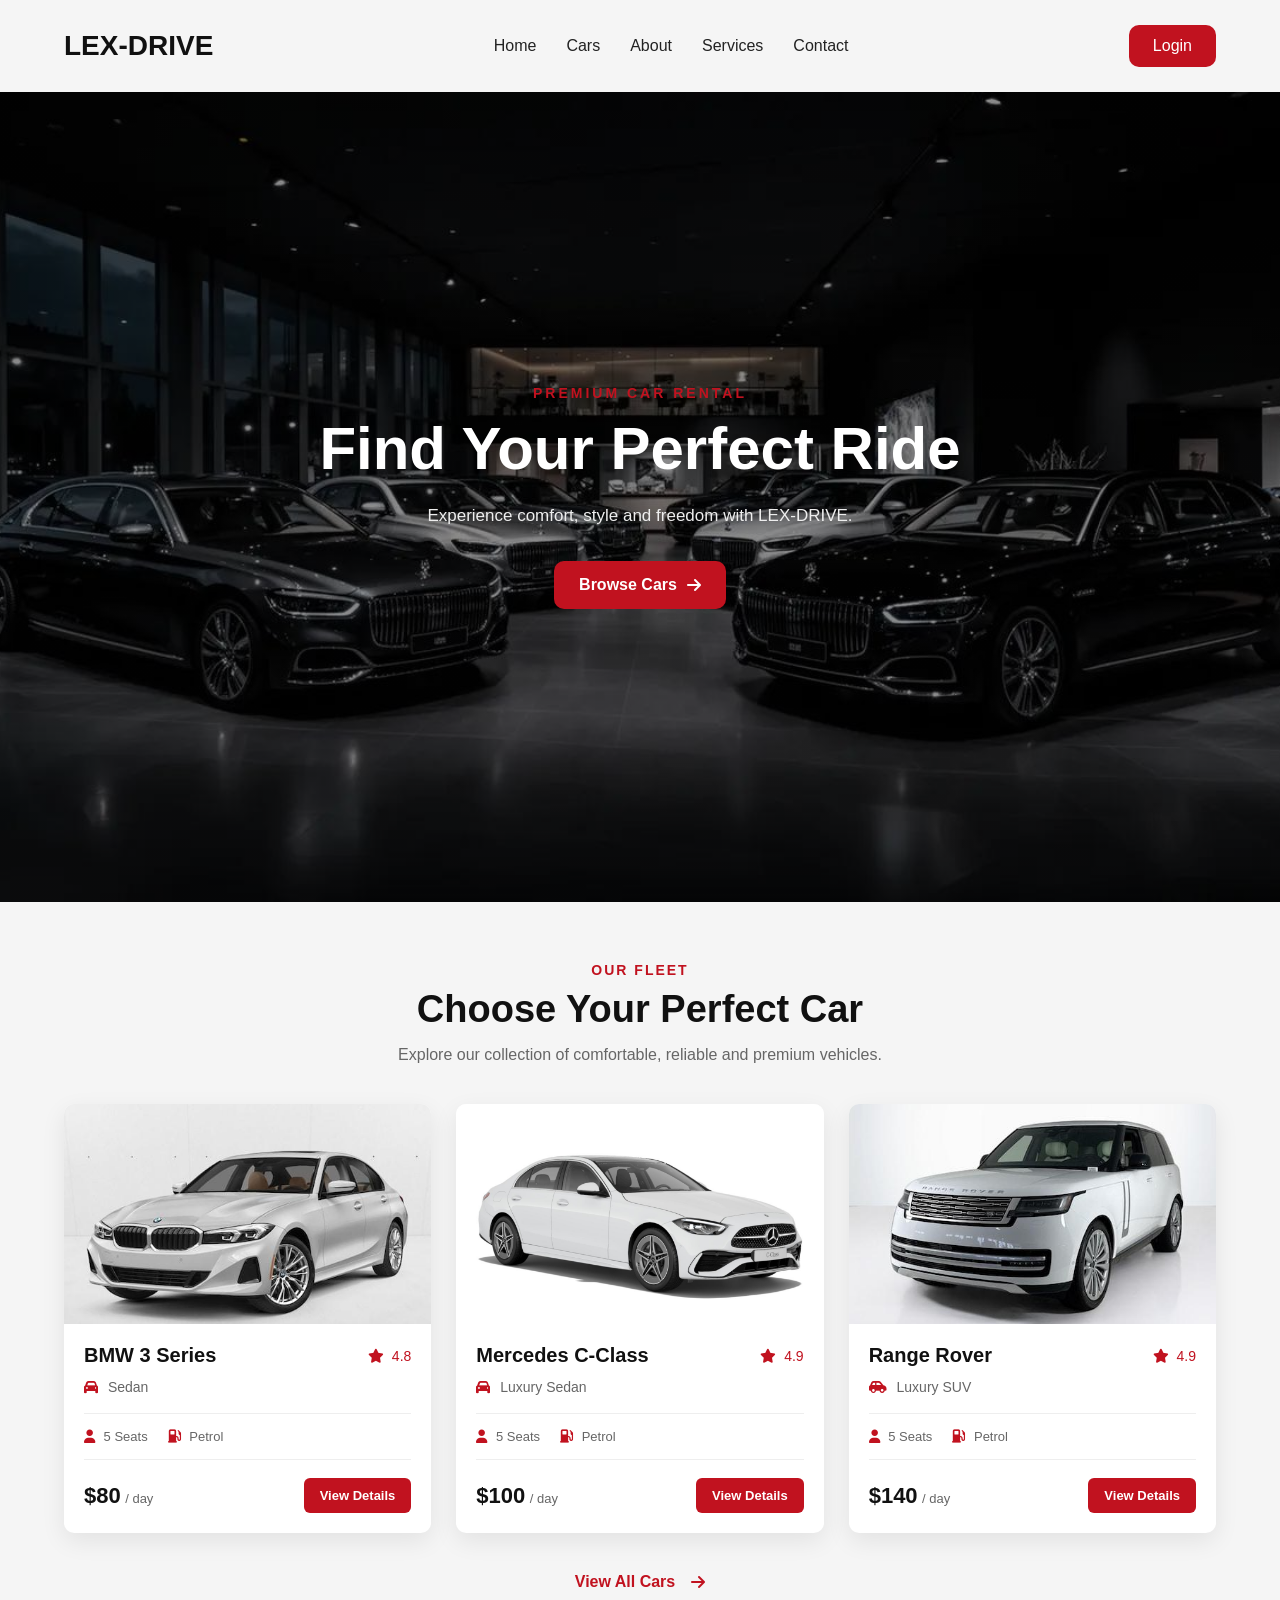
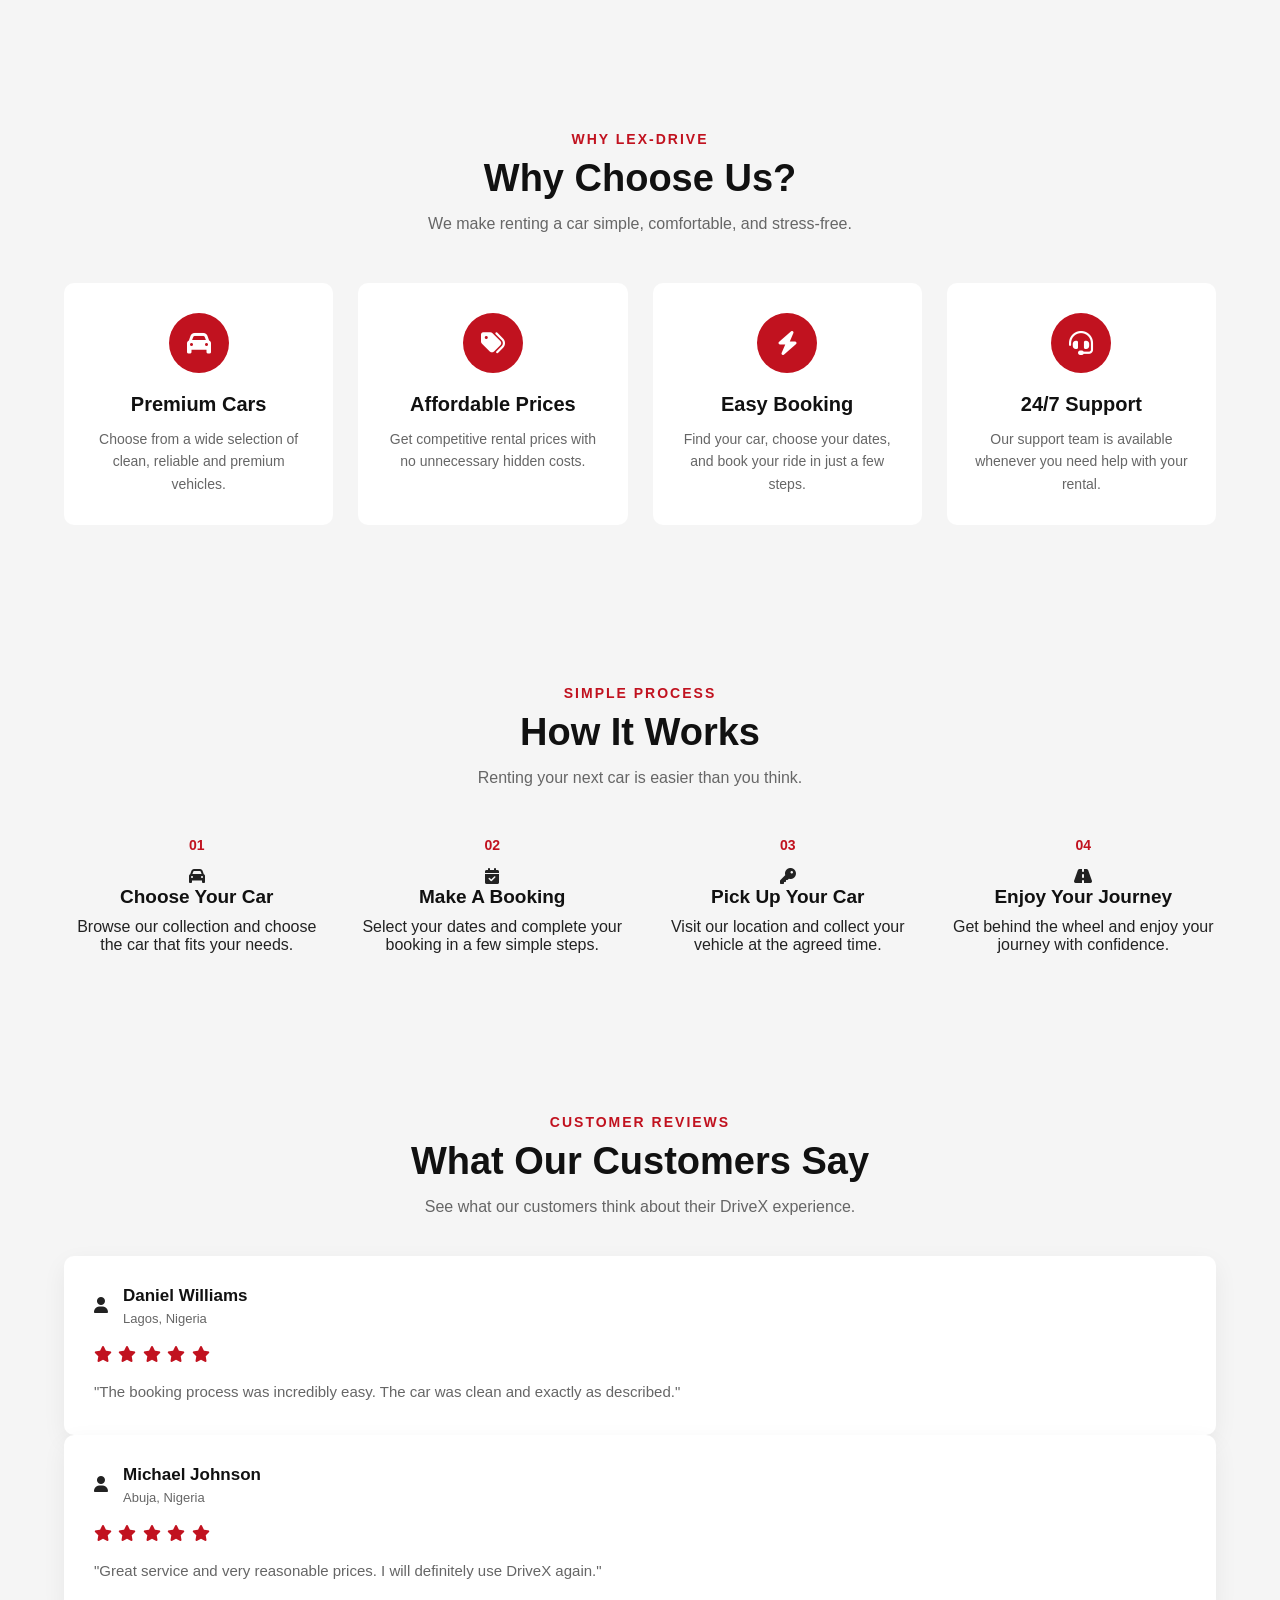
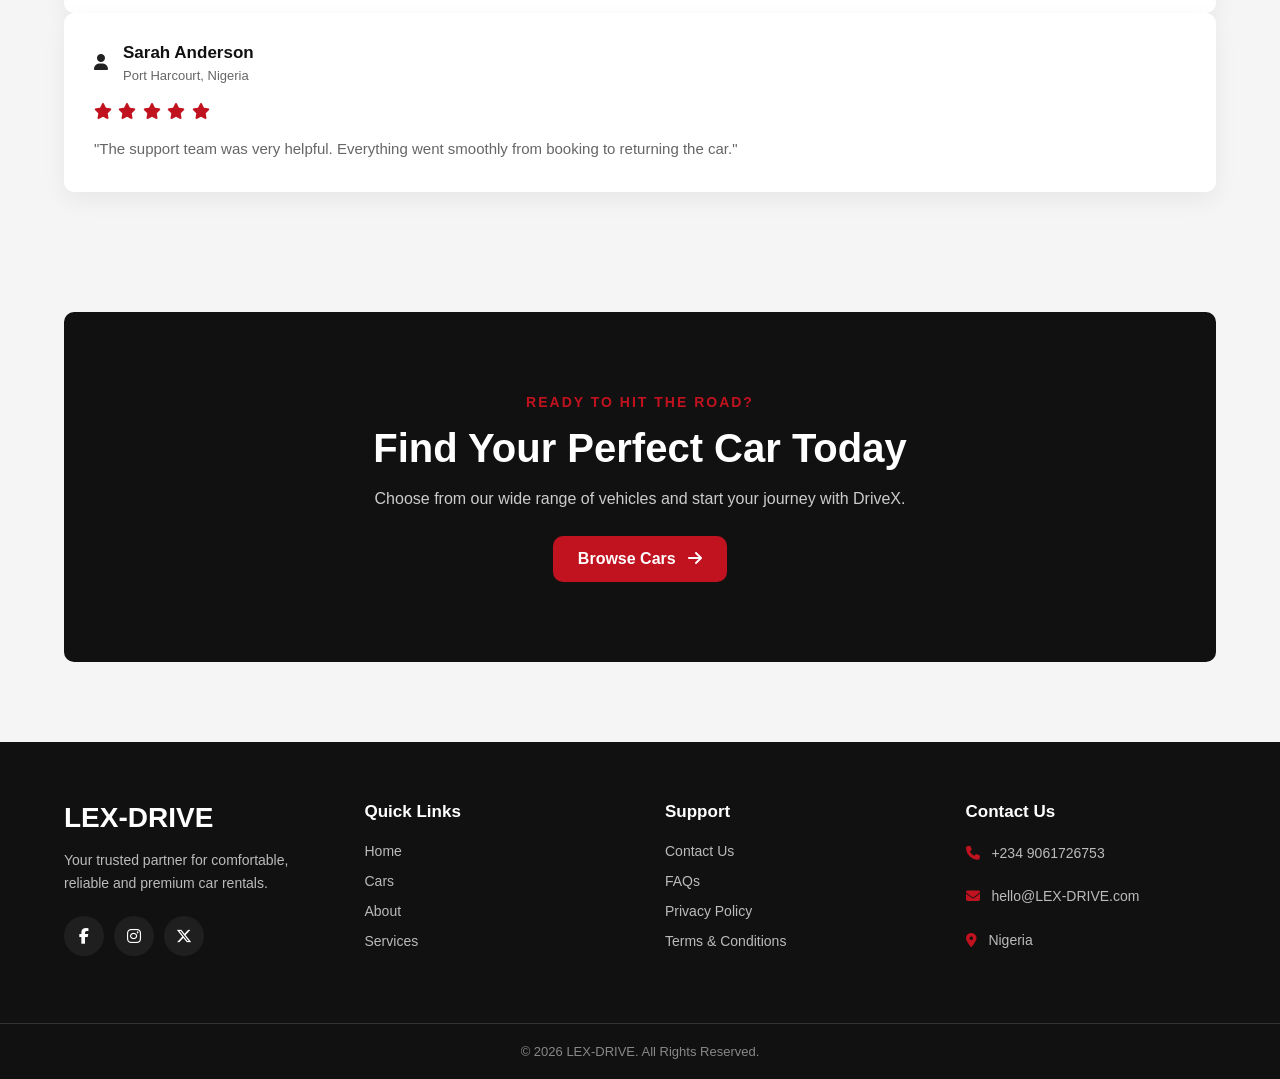
<file: index.html>
<!DOCTYPE html>
<html lang="en">
<head>
    <meta charset="UTF-8">
    <meta name="viewport" content="width=device-width, initial-scale=1.0">
    <title>Divine's Rentals</title>
    <link rel="stylesheet" href="./style/index.css">
    <link rel="stylesheet"
    href="https://cdnjs.cloudflare.com/ajax/libs/font-awesome/6.6.0/css/all.min.css">
    <link rel="stylesheet" href="./style/responsive.css">

</head>
<body>
    <header>
        <nav>

            <a href="index.html" class="logo">
                LEX-DRIVE
            </a>

            <ul class="nav-links">

                <li><a href="index.html">Home</a></li>
                <li><a href="cars.html">Cars</a></li>
                <li><a href="about.html">About</a></li>
                <li><a href="services.html">Services</a></li>
                <li><a href="contact.html">Contact</a></li>

                <li class="mobile-login-item">
                    <a href="login.html" class="mobile-login-link">
                        Login
                    </a>
                </li>

            </ul>

            <a href="login.html" class="login-btn">
                Login
            </a>

            <button class="menu-btn" type="button" aria-label="Open navigation menu" aria-expanded="false">
                <i class="fa-solid fa-bars"></i>
            </button>

        </nav>
    </header>
<section class="hero">

    <div class="hero-content">

        <p class="hero-label">
            PREMIUM CAR RENTAL
        </p>

        <h1>
            Find Your Perfect Ride
        </h1>

        <p class="hero-text">
            Experience comfort, style and freedom
            with LEX-DRIVE.
        </p>

        <a href="cars.html"
            class="hero-btn">

            Browse Cars

            <i class="fa-solid fa-arrow-right"></i>

        </a>

    </div>

</section>

<section class="cars">

    <div class="section-heading">

        <p class="section-subtitle">
            OUR FLEET
        </p>

        <h2>
            Choose Your Perfect Car
        </h2>

        <p>
            Explore our collection of comfortable,
            reliable and premium vehicles.
        </p>

    </div>


    <div class="cars-container">

        <!-- CAR 1 -->

        <div class="car-card">

            <div class="car-image">
                <img src="./media/b,w.jpg" alt="BMW 3 Series">
            </div>

            <div class="car-info">

                <div class="car-name">
                    <h3>BMW 3 Series</h3>

                    <span>
                        <i class="fa-solid fa-star"></i>
                        4.8
                    </span>
                </div>

                <p class="car-type">
                    <i class="fa-solid fa-car"></i>
                    Sedan
                </p>

                <div class="car-details">

                    <span>
                        <i class="fa-solid fa-user"></i>
                        5 Seats
                    </span>

                    <span>
                        <i class="fa-solid fa-gas-pump"></i>
                        Petrol
                    </span>

                </div>

                <div class="car-bottom">

                    <div class="price">
                        <strong>$80</strong>
                        <span>/ day</span>
                    </div>

                  <a href="car-details.html" class="details-btn">
    View Details
</a>

                </div>

            </div>

        </div>


        <!-- CAR 2 -->

        <div class="car-card">

            <div class="car-image">
                <img src="./media/mercedes.jpg"
                    alt="Mercedes C Class">
            </div>

            <div class="car-info">

                <div class="car-name">
                    <h3>Mercedes C-Class</h3>

                    <span>
                        <i class="fa-solid fa-star"></i>
                        4.9
                    </span>
                </div>

                <p class="car-type">
                    <i class="fa-solid fa-car"></i>
                    Luxury Sedan
                </p>

                <div class="car-details">

                    <span>
                        <i class="fa-solid fa-user"></i>
                        5 Seats
                    </span>

                    <span>
                        <i class="fa-solid fa-gas-pump"></i>
                        Petrol
                    </span>

                </div>

                <div class="car-bottom">

                    <div class="price">
                        <strong>$100</strong>
                        <span>/ day</span>
                    </div>

                  <a href="car-details.html" class="details-btn">
    View Details
</a>

                </div>

            </div>

        </div>


        <!-- CAR 3 -->

        <div class="car-card">

            <div class="car-image">
                <img src="./media/rover.jpg"
                    alt="Range Rover">
            </div>

            <div class="car-info">

                <div class="car-name">
                    <h3>Range Rover</h3>

                    <span>
                        <i class="fa-solid fa-star"></i>
                        4.9
                    </span>
                </div>

                <p class="car-type">
                    <i class="fa-solid fa-car-side"></i>
                    Luxury SUV
                </p>

                <div class="car-details">

                    <span>
                        <i class="fa-solid fa-user"></i>
                        5 Seats
                    </span>

                    <span>
                        <i class="fa-solid fa-gas-pump"></i>
                        Petrol
                    </span>

                </div>

                <div class="car-bottom">

                    <div class="price">
                        <strong>$140</strong>
                        <span>/ day</span>
                    </div>

                   <a href="car-details.html" class="details-btn">
    View Details
</a>

                </div>

            </div>

        </div>

    </div>


    <div class="view-all">

        <a href="car-details.html">
            View All Cars
            <i class="fa-solid fa-arrow-right"></i>
        </a>

    </div>

</section>
<!-- 
     WHY CHOOSE US
 -->

<section class="why-us">

    <div class="section-heading">

        <p class="section-subtitle">
            WHY LEX-DRIVE
        </p>

        <h2>
            Why Choose Us?
        </h2>

        <p>
            We make renting a car simple, comfortable,
            and stress-free.
        </p>

    </div>


    <div class="features-container">


        <!-- FEATURE 1 -->

        <div class="feature">

            <div class="feature-icon">

                <i class="fa-solid fa-car"></i>

            </div>

            <h3>
                Premium Cars
            </h3>

            <p>
                Choose from a wide selection of
                clean, reliable and premium vehicles.
            </p>

        </div>


        <!-- FEATURE 2 -->

        <div class="feature">

            <div class="feature-icon">

                <i class="fa-solid fa-tags"></i>

            </div>

            <h3>
                Affordable Prices
            </h3>

            <p>
                Get competitive rental prices with
                no unnecessary hidden costs.
            </p>

        </div>


        <!-- FEATURE 3 -->

        <div class="feature">

            <div class="feature-icon">

                <i class="fa-solid fa-bolt"></i>

            </div>

            <h3>
                Easy Booking
            </h3>

            <p>
                Find your car, choose your dates,
                and book your ride in just a few steps.
            </p>

        </div>


        <!-- FEATURE 4 -->

        <div class="feature">

            <div class="feature-icon">

                <i class="fa-solid fa-headset"></i>

            </div>

            <h3>
                24/7 Support
            </h3>

            <p>
                Our support team is available whenever
                you need help with your rental.
            </p>

        </div>

    </div>

</section>
<!-- 
     HOW IT WORKS
 -->

<section class="how-it-works">

    <div class="section-heading">

        <p class="section-subtitle">
            SIMPLE PROCESS
        </p>

        <h2>
            How It Works
        </h2>

        <p>
            Renting your next car is easier
            than you think.
        </p>

    </div>


    <div class="steps-container">


        <!-- STEP 1 -->

        <div class="step">

            <div class="step-number">
                01
            </div>

            <div class="step-icon">

                <i class="fa-solid fa-car"></i>

            </div>

            <h3>
                Choose Your Car
            </h3>

            <p>
                Browse our collection and
                choose the car that fits your needs.
            </p>

        </div>


        <!-- STEP 2 -->

        <div class="step">

            <div class="step-number">
                02
            </div>

            <div class="step-icon">

                <i class="fa-solid fa-calendar-check"></i>

            </div>

            <h3>
                Make A Booking
            </h3>

            <p>
                Select your dates and complete
                your booking in a few simple steps.
            </p>

        </div>


        <!-- STEP 3 -->

        <div class="step">

            <div class="step-number">
                03
            </div>

            <div class="step-icon">

                <i class="fa-solid fa-key"></i>

            </div>

            <h3>
                Pick Up Your Car
            </h3>

            <p>
                Visit our location and collect
                your vehicle at the agreed time.
            </p>

        </div>


        <!-- STEP 4 -->

        <div class="step">

            <div class="step-number">
                04
            </div>

            <div class="step-icon">

                <i class="fa-solid fa-road"></i>

            </div>

            <h3>
                Enjoy Your Journey
            </h3>

            <p>
                Get behind the wheel and enjoy
                your journey with confidence.
            </p>

        </div>

    </div>

</section>
<!-- 
     TESTIMONIALS
 -->

<section class="testimonials">

    <div class="section-heading">

        <p class="section-subtitle">
            CUSTOMER REVIEWS
        </p>

        <h2>
            What Our Customers Say
        </h2>

        <p>
            See what our customers think about
            their DriveX experience.
        </p>

    </div>


    <div class="testimonial-container">


        <!-- REVIEW 1 -->

        <div class="testimonial-card">

            <div class="testimonial-top">

                <div class="customer-icon">
                    <i class="fa-solid fa-user"></i>
                </div>

                <div>
                    <h3>
                        Daniel Williams
                    </h3>

                    <p>
                        Lagos, Nigeria
                    </p>
                </div>

            </div>


            <div class="stars">

                <i class="fa-solid fa-star"></i>
                <i class="fa-solid fa-star"></i>
                <i class="fa-solid fa-star"></i>
                <i class="fa-solid fa-star"></i>
                <i class="fa-solid fa-star"></i>

            </div>


            <p class="review">

                "The booking process was incredibly easy.
                The car was clean and exactly as described."

            </p>

        </div>


        <!-- REVIEW 2 -->

        <div class="testimonial-card">

            <div class="testimonial-top">

                <div class="customer-icon">
                    <i class="fa-solid fa-user"></i>
                </div>

                <div>
                    <h3>
                        Michael Johnson
                    </h3>

                    <p>
                        Abuja, Nigeria
                    </p>
                </div>

            </div>


            <div class="stars">

                <i class="fa-solid fa-star"></i>
                <i class="fa-solid fa-star"></i>
                <i class="fa-solid fa-star"></i>
                <i class="fa-solid fa-star"></i>
                <i class="fa-solid fa-star"></i>

            </div>


            <p class="review">

                "Great service and very reasonable prices.
                I will definitely use DriveX again."

            </p>

        </div>


        <!-- REVIEW 3 -->

        <div class="testimonial-card">

            <div class="testimonial-top">

                <div class="customer-icon">
                    <i class="fa-solid fa-user"></i>
                </div>

                <div>
                    <h3>
                        Sarah Anderson
                    </h3>

                    <p>
                        Port Harcourt, Nigeria
                    </p>
                </div>

            </div>


            <div class="stars">

                <i class="fa-solid fa-star"></i>
                <i class="fa-solid fa-star"></i>
                <i class="fa-solid fa-star"></i>
                <i class="fa-solid fa-star"></i>
                <i class="fa-solid fa-star"></i>

            </div>


            <p class="review">

                "The support team was very helpful.
                Everything went smoothly from booking
                to returning the car."

            </p>

        </div>

    </div>

</section>
<!--
     CALL TO ACTION
 -->

<section class="cta">

    <div class="cta-content">

        <p class="section-subtitle">
            READY TO HIT THE ROAD?
        </p>

        <h2>
            Find Your Perfect Car Today
        </h2>

        <p>
            Choose from our wide range of vehicles
            and start your journey with DriveX.
        </p>

        <a href="cars.html" class="cta-btn">
            Browse Cars
            <i class="fa-solid fa-arrow-right"></i>
        </a>

    </div>

</section>
<!-- FOOTER -->

<footer class="footer">

    <div class="footer-container">


        <!-- COMPANY -->

        <div class="footer-column">

            <a href="index.html" class="footer-logo">
                LEX-DRIVE
            </a>

            <p>
                Your trusted partner for comfortable,
                reliable and premium car rentals.
            </p>

            <div class="social-icons">

                <a href="#">
                    <i class="fa-brands fa-facebook-f"></i>
                </a>

                <a href="#">
                    <i class="fa-brands fa-instagram"></i>
                </a>

                <a href="#">
                    <i class="fa-brands fa-x-twitter"></i>
                </a>

            </div>

        </div>


        <!-- QUICK LINKS -->

        <div class="footer-column">

            <h3>
                Quick Links
            </h3>

            <ul>

                <li>
                    <a href="index.html">
                        Home
                    </a>
                </li>

                <li>
                    <a href="cars.html">
                        Cars
                    </a>
                </li>

                <li>
                    <a href="about.html">
                        About
                    </a>
                </li>

                <li>
                    <a href="services.html">
                        Services
                    </a>
                </li>

            </ul>

        </div>


        <!-- SUPPORT -->

        <div class="footer-column">

            <h3>
                Support
            </h3>

            <ul>

                <li>
                    <a href="contact.html">
                        Contact Us
                    </a>
                </li>

                <li>
                    <a href="#">
                        FAQs
                    </a>
                </li>

                <li>
                    <a href="#">
                        Privacy Policy
                    </a>
                </li>

                <li>
                    <a href="#">
                        Terms & Conditions
                    </a>
                </li>

            </ul>

        </div>


        <!-- CONTACT -->

        <div class="footer-column">

            <h3>
                Contact Us
            </h3>

            <p>
                <i class="fa-solid fa-phone"></i>
                +234 9061726753
            </p>

            <p>
                <i class="fa-solid fa-envelope"></i>
                hello@LEX-DRIVE.com
            </p>

            <p>
                <i class="fa-solid fa-location-dot"></i>
                Nigeria
            </p>

        </div>

    </div>


    <div class="footer-bottom">

        <p>
            &copy; 2026 LEX-DRIVE.
            All Rights Reserved.
        </p>

    </div>

</footer>
<script src="./scripts/menu.js"></script>

</body>
</html>
</file>
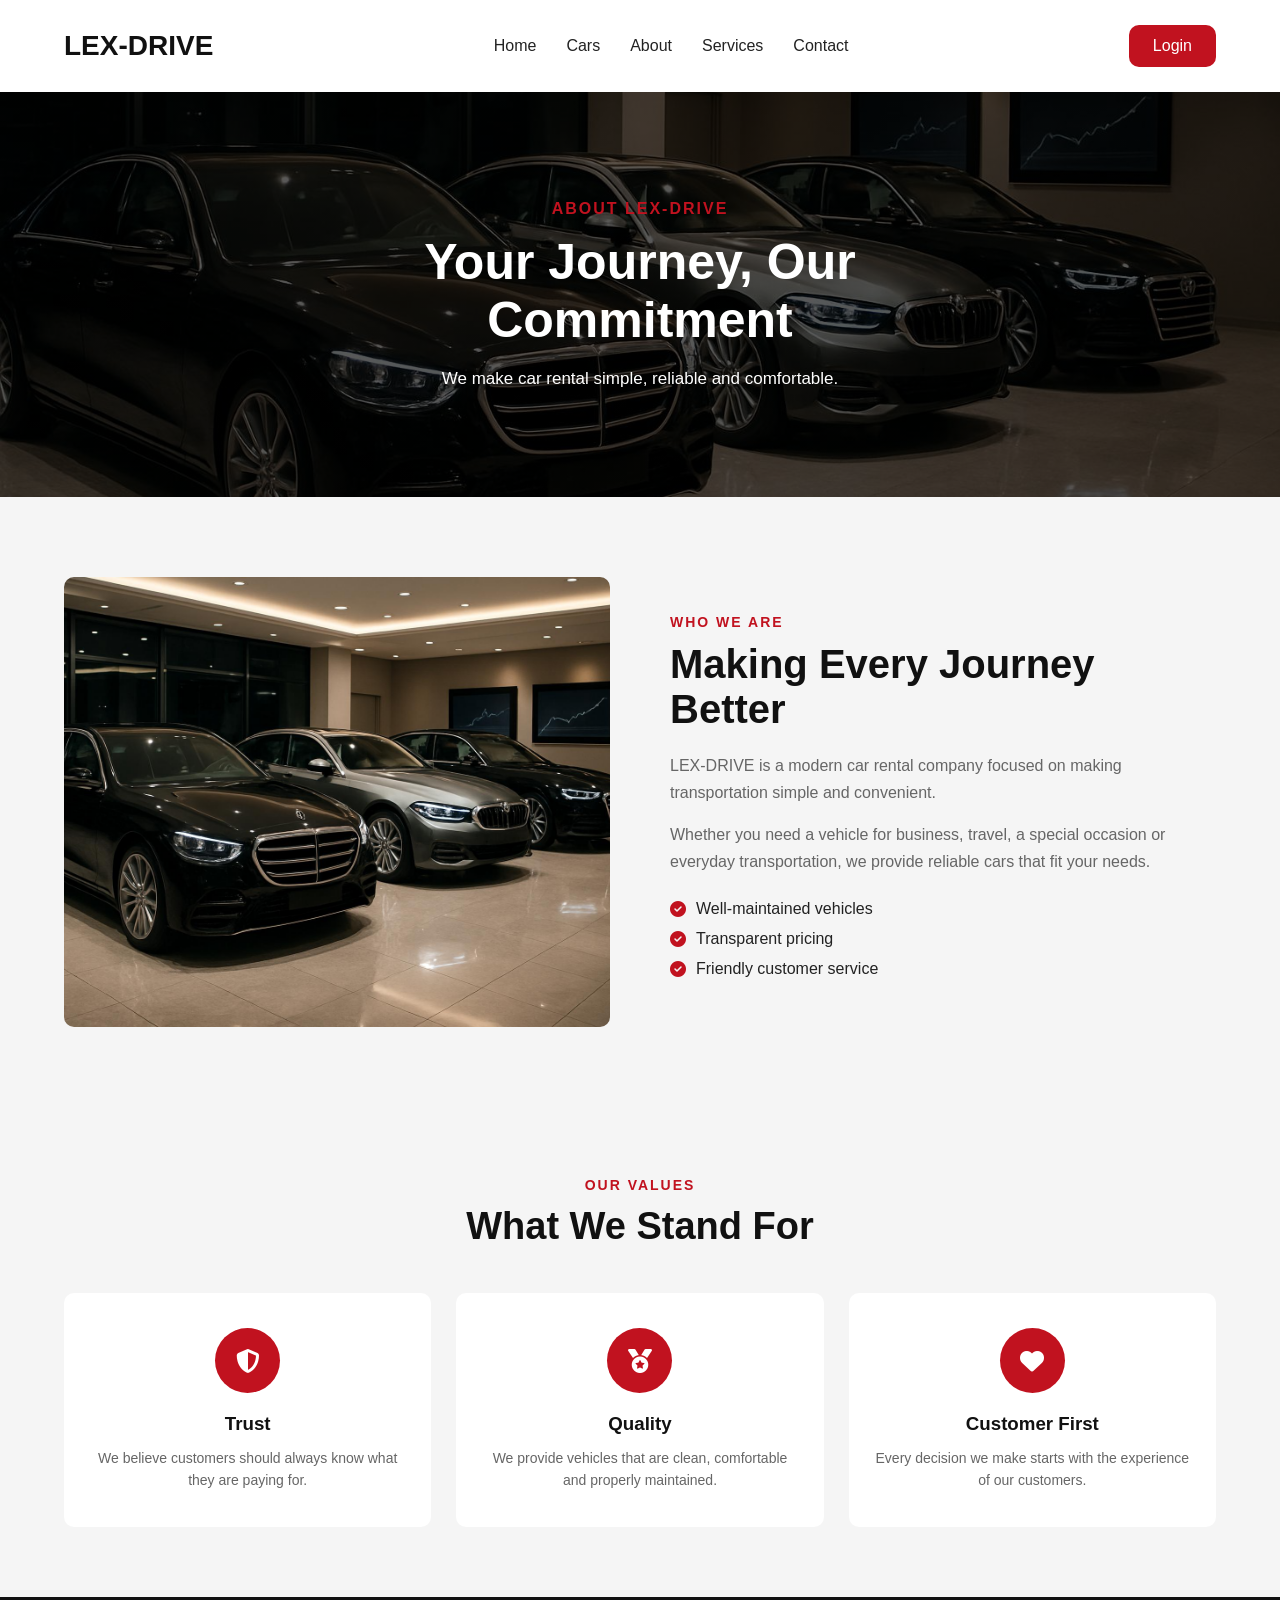
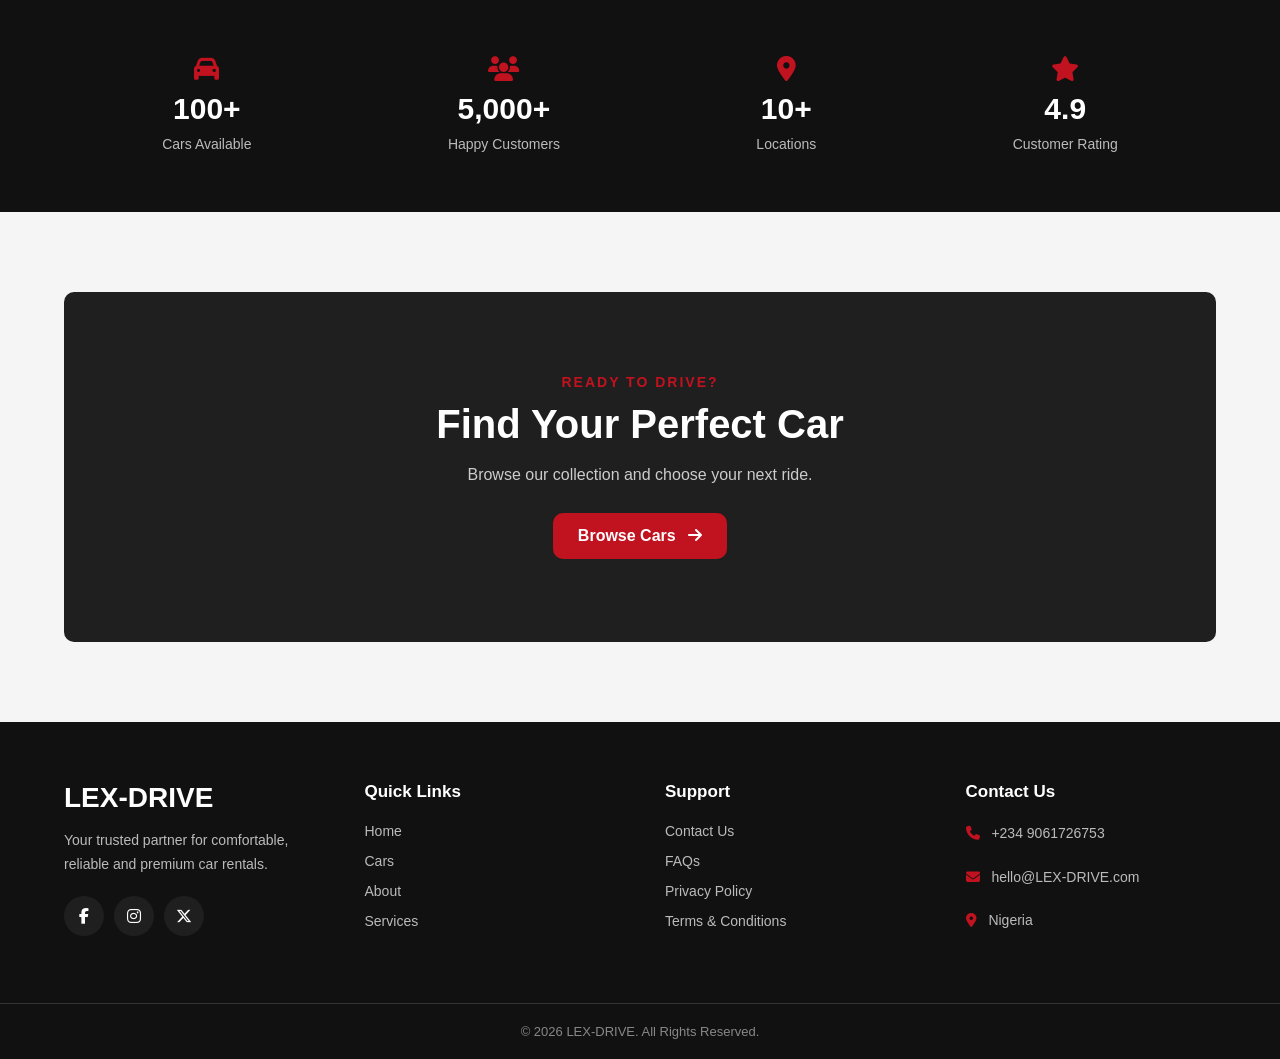
<file: about.html>
<!DOCTYPE html>
<html lang="en">
<head>
    <meta charset="UTF-8">
    <meta name="viewport"
        content="width=device-width, initial-scale=1.0">
    <title>DriveX - About Us</title>
    <!-- FONT AWESOME -->
    <link rel="stylesheet"
        href="https://cdnjs.cloudflare.com/ajax/libs/font-awesome/6.6.0/css/all.min.css">
    <!-- ABOUT CSS -->
    <link rel="stylesheet" href="./style/about.css">

    <link rel="stylesheet" href="./style/responsive.css">

</head>

<body>


    <!-- =========================
         NAVBAR
    ========================= -->

    <header>

        <nav>

            <a href="index.html" class="logo">
                LEX-DRIVE
            </a>

            <ul class="nav-links">

                <li><a href="index.html">Home</a></li>
                <li><a href="cars.html">Cars</a></li>
                <li><a href="about.html">About</a></li>
                <li><a href="services.html">Services</a></li>
                <li><a href="contact.html">Contact</a></li>

                <li class="mobile-login-item">
                    <a href="login.html" class="mobile-login-link">
                        Login
                    </a>
                </li>

            </ul>

            <a href="login.html" class="login-btn">
                Login
            </a>

            <button class="menu-btn" type="button" aria-label="Open navigation menu" aria-expanded="false">
                <i class="fa-solid fa-bars"></i>
            </button>

        </nav>

    </header>



    <!-- =========================
         PAGE HERO
    ========================= -->

    <section class="page-hero">

        <div>

            <p>ABOUT LEX-DRIVE</p>

            <h1>
                Your Journey,
                Our Commitment
            </h1>

            <span>
                We make car rental simple,
                reliable and comfortable.
            </span>

        </div>

    </section>



    <!-- =========================
         ABOUT INTRO
    ========================= -->

    <section class="about-intro">

        <div class="about-image">

            <img
                src="./media/img6.jpg"
                alt="Luxury car">

        </div>


        <div class="about-content">

            <p class="section-subtitle">
                WHO WE ARE
            </p>

            <h2>
                Making Every Journey
                Better
            </h2>

            <p>
                LEX-DRIVE is a modern car rental company
                focused on making transportation simple
                and convenient.
            </p>

            <p>
                Whether you need a vehicle for business,
                travel, a special occasion or everyday
                transportation, we provide reliable cars
                that fit your needs.
            </p>


            <div class="about-features">

                <div>

                    <i class="fa-solid fa-circle-check"></i>

                    <span>
                        Well-maintained vehicles
                    </span>

                </div>


                <div>

                    <i class="fa-solid fa-circle-check"></i>

                    <span>
                        Transparent pricing
                    </span>

                </div>


                <div>

                    <i class="fa-solid fa-circle-check"></i>

                    <span>
                        Friendly customer service
                    </span>

                </div>

            </div>

        </div>

    </section>



    <!-- =========================
         OUR VALUES
    ========================= -->

    <section class="values">

        <div class="section-heading">

            <p class="section-subtitle">
                OUR VALUES
            </p>

            <h2>
                What We Stand For
            </h2>

        </div>


        <div class="values-container">


            <div class="value-card">

                <div class="value-icon">

                    <i class="fa-solid fa-shield-halved"></i>

                </div>

                <h3>
                    Trust
                </h3>

                <p>
                    We believe customers should always
                    know what they are paying for.
                </p>

            </div>


            <div class="value-card">

                <div class="value-icon">

                    <i class="fa-solid fa-medal"></i>

                </div>

                <h3>
                    Quality
                </h3>

                <p>
                    We provide vehicles that are clean,
                    comfortable and properly maintained.
                </p>

            </div>


            <div class="value-card">

                <div class="value-icon">

                    <i class="fa-solid fa-heart"></i>

                </div>

                <h3>
                    Customer First
                </h3>

                <p>
                    Every decision we make starts with
                    the experience of our customers.
                </p>

            </div>

        </div>

    </section>



    <!-- =========================
         STATS
    ========================= -->

    <section class="stats">

        <div class="stat">

            <i class="fa-solid fa-car"></i>

            <strong>
                100+
            </strong>

            <span>
                Cars Available
            </span>

        </div>


        <div class="stat">

            <i class="fa-solid fa-users"></i>

            <strong>
                5,000+
            </strong>

            <span>
                Happy Customers
            </span>

        </div>


        <div class="stat">

            <i class="fa-solid fa-location-dot"></i>

            <strong>
                10+
            </strong>

            <span>
                Locations
            </span>

        </div>


        <div class="stat">

            <i class="fa-solid fa-star"></i>

            <strong>
                4.9
            </strong>

            <span>
                Customer Rating
            </span>

        </div>

    </section>



    <!-- =========================
         CTA
    ========================= -->

    <section class="cta">

        <div class="cta-content">

            <p class="section-subtitle">
                READY TO DRIVE?
            </p>

            <h2>
                Find Your Perfect Car
            </h2>

            <p>
                Browse our collection and
                choose your next ride.
            </p>

            <a href="cars.html" class="cta-btn">

                Browse Cars

                <i class="fa-solid fa-arrow-right"></i>

            </a>

        </div>

    </section>



    <!-- =========================
         FOOTER
    ========================= -->

    <footer class="footer">

        <div class="footer-container">


            <div class="footer-column">

                <a href="index.html"
                    class="footer-logo">

                    LEX-DRIVE

                </a>

                <p>
                    Your trusted partner for
                    comfortable, reliable and
                    premium car rentals.
                </p>


                <div class="social-icons">

                    <a href="https://facebook.com"
                        target="_blank">

                        <i class="fa-brands fa-facebook-f"></i>

                    </a>


                    <a href="https://instagram.com"
                        target="_blank">

                        <i class="fa-brands fa-instagram"></i>

                    </a>


                    <a href="https://x.com"
                        target="_blank">

                        <i class="fa-brands fa-x-twitter"></i>

                    </a>

                </div>

            </div>


            <div class="footer-column">

                <h3>
                    Quick Links
                </h3>

                <ul>

                    <li>
                        <a href="index.html">
                            Home
                        </a>
                    </li>

                    <li>
                        <a href="cars.html">
                            Cars
                        </a>
                    </li>

                    <li>
                        <a href="about.html">
                            About
                        </a>
                    </li>

                    <li>
                        <a href="services.html">
                            Services
                        </a>
                    </li>

                </ul>

            </div>


            <div class="footer-column">

                <h3>
                    Support
                </h3>

                <ul>

                    <li>
                        <a href="contact.html">
                            Contact Us
                        </a>
                    </li>

                    <li>
                        <a href="faq.html">
                            FAQs
                        </a>
                    </li>

                    <li>
                        <a href="privacy.html">
                            Privacy Policy
                        </a>
                    </li>

                    <li>
                        <a href="terms.html">
                            Terms & Conditions
                        </a>
                    </li>

                </ul>

            </div>


            <div class="footer-column">

                <h3>
                    Contact Us
                </h3>

                <p>
                    <i class="fa-solid fa-phone"></i>

                    +234 9061726753
                </p>

                <p>
                    <i class="fa-solid fa-envelope"></i>

                    hello@LEX-DRIVE.com
                </p>

                <p>
                    <i class="fa-solid fa-location-dot"></i>

                    Nigeria
                </p>

            </div>

        </div>


        <div class="footer-bottom">

            <p>
                &copy; 2026 LEX-DRIVE.
                All Rights Reserved.
            </p>

        </div>

    </footer>

<script src="./scripts/menu.js"></script>
</body>

</html>
</file>
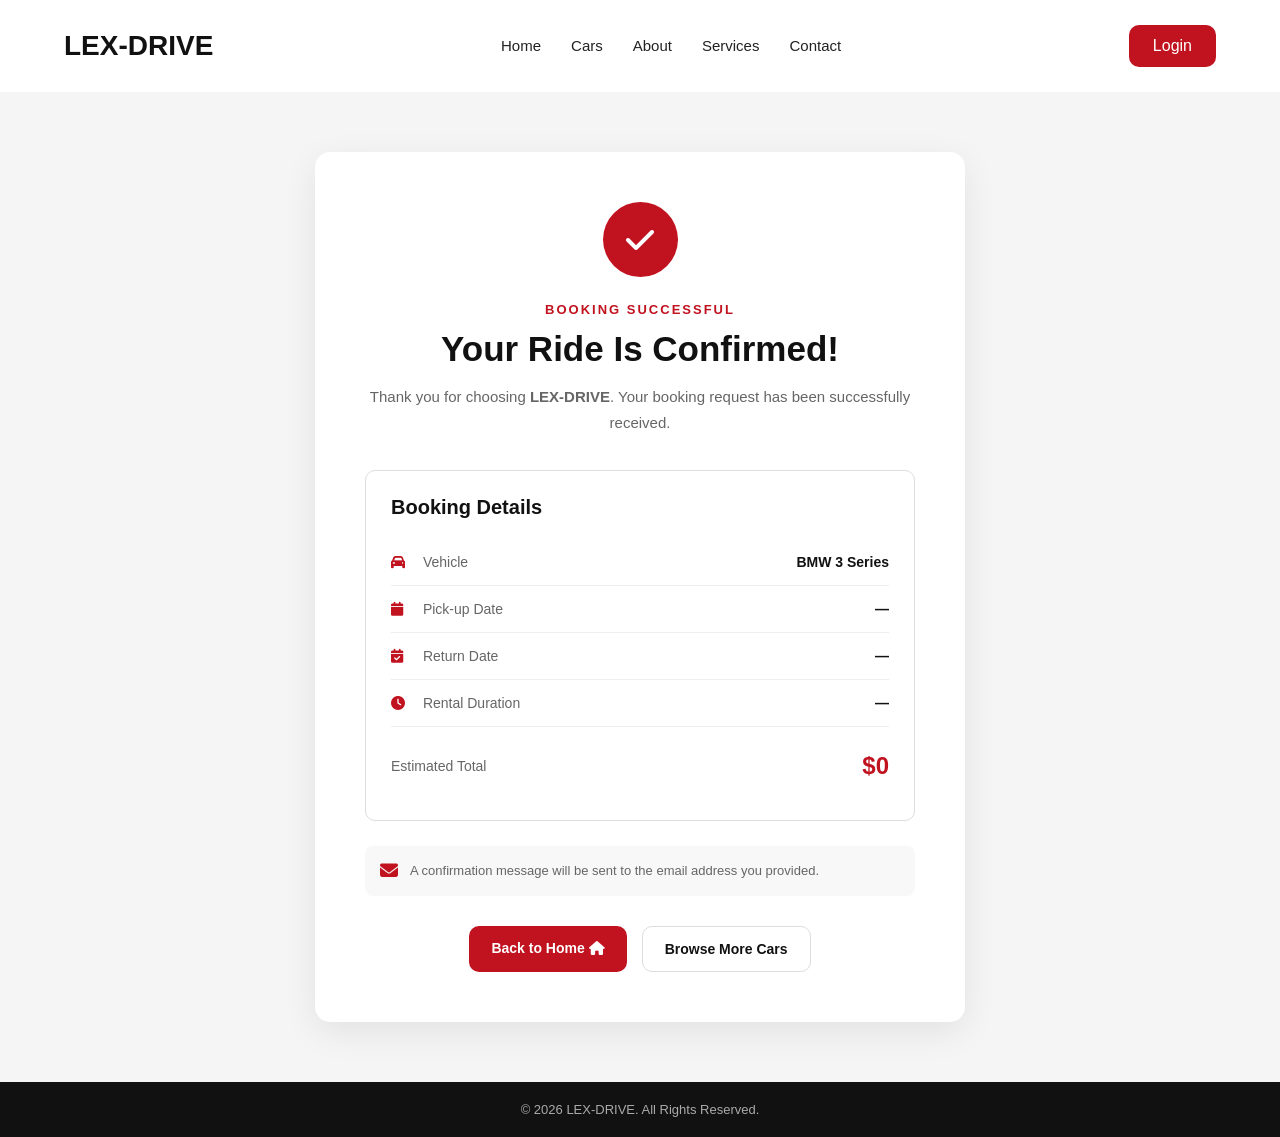
<file: booking-success.html>
<!DOCTYPE html>
<html lang="en">

<head>

    <meta charset="UTF-8">

    <meta name="viewport"
        content="width=device-width, initial-scale=1.0">

    <title>LEX-DRIVE - Booking Confirmed</title>

    <link rel="stylesheet"
        href="https://cdnjs.cloudflare.com/ajax/libs/font-awesome/6.6.0/css/all.min.css">

    <link rel="stylesheet"
        href="./style/booking-success.css">

    <link rel="stylesheet" href="./style/responsive.css">

</head>


<body>


    <!-- NAVBAR -->

    <header>

        <nav>

            <a href="index.html" class="logo">
                LEX-DRIVE
            </a>

            <ul class="nav-links">

                <li><a href="index.html">Home</a></li>
                <li><a href="cars.html">Cars</a></li>
                <li><a href="about.html">About</a></li>
                <li><a href="services.html">Services</a></li>
                <li><a href="contact.html">Contact</a></li>

                <li class="mobile-login-item">
                    <a href="login.html" class="mobile-login-link">
                        Login
                    </a>
                </li>

            </ul>

            <a href="login.html" class="login-btn">
                Login
            </a>

            <button class="menu-btn" type="button" aria-label="Open navigation menu" aria-expanded="false">
                <i class="fa-solid fa-bars"></i>
            </button>

        </nav>

    </header>



    <!-- SUCCESS SECTION -->

    <main>

        <section class="success-section">

            <div class="success-card">


                <!-- CHECK ICON -->

                <div class="success-icon">

                    <i class="fa-solid fa-check"></i>

                </div>


                <p class="success-label">
                    BOOKING SUCCESSFUL
                </p>


                <h1>
                    Your Ride Is Confirmed!
                </h1>


                <p class="success-text">

                    Thank you for choosing
                    <strong>LEX-DRIVE</strong>.

                    Your booking request has been
                    successfully received.

                </p>



                <!-- BOOKING DETAILS -->

                <div class="booking-details">

                    <h2>
                        Booking Details
                    </h2>


                    <div class="detail-row">

                        <span>
                            <i class="fa-solid fa-car"></i>
                            Vehicle
                        </span>

                        <strong id="success-car">
                            BMW 3 Series
                        </strong>

                    </div>


                    <div class="detail-row">

                        <span>
                            <i class="fa-solid fa-calendar"></i>
                            Pick-up Date
                        </span>

                        <strong id="success-pickup">
                            —
                        </strong>

                    </div>


                    <div class="detail-row">

                        <span>
                            <i class="fa-solid fa-calendar-check"></i>
                            Return Date
                        </span>

                        <strong id="success-return">
                            —
                        </strong>

                    </div>


                    <div class="detail-row">

                        <span>
                            <i class="fa-solid fa-clock"></i>
                            Rental Duration
                        </span>

                        <strong id="success-days">
                            —
                        </strong>

                    </div>


                    <div class="detail-row total-row">

                        <span>
                            Estimated Total
                        </span>

                        <strong id="success-total">
                            $0
                        </strong>

                    </div>

                </div>



                <!-- MESSAGE -->

                <div class="confirmation-message">

                    <i class="fa-solid fa-envelope"></i>

                    <p>

                        A confirmation message will be
                        sent to the email address you
                        provided.

                    </p>

                </div>



                <!-- BUTTONS -->

                <div class="success-buttons">

                    <a href="index.html"
                        class="primary-btn">

                        Back to Home

                        <i class="fa-solid fa-house"></i>

                    </a>


                    <a href="cars.html"
                        class="secondary-btn">

                        Browse More Cars

                    </a>

                </div>

            </div>

        </section>

    </main>



    <!-- FOOTER -->

    <footer>

        <p>
            &copy; 2026 LEX-DRIVE.
            All Rights Reserved.
        </p>

    </footer>


    <script src="./scripts/booking-success.js"></script>
   <script src="./scripts/menu.js"></script>

</body>

</html>
</file>
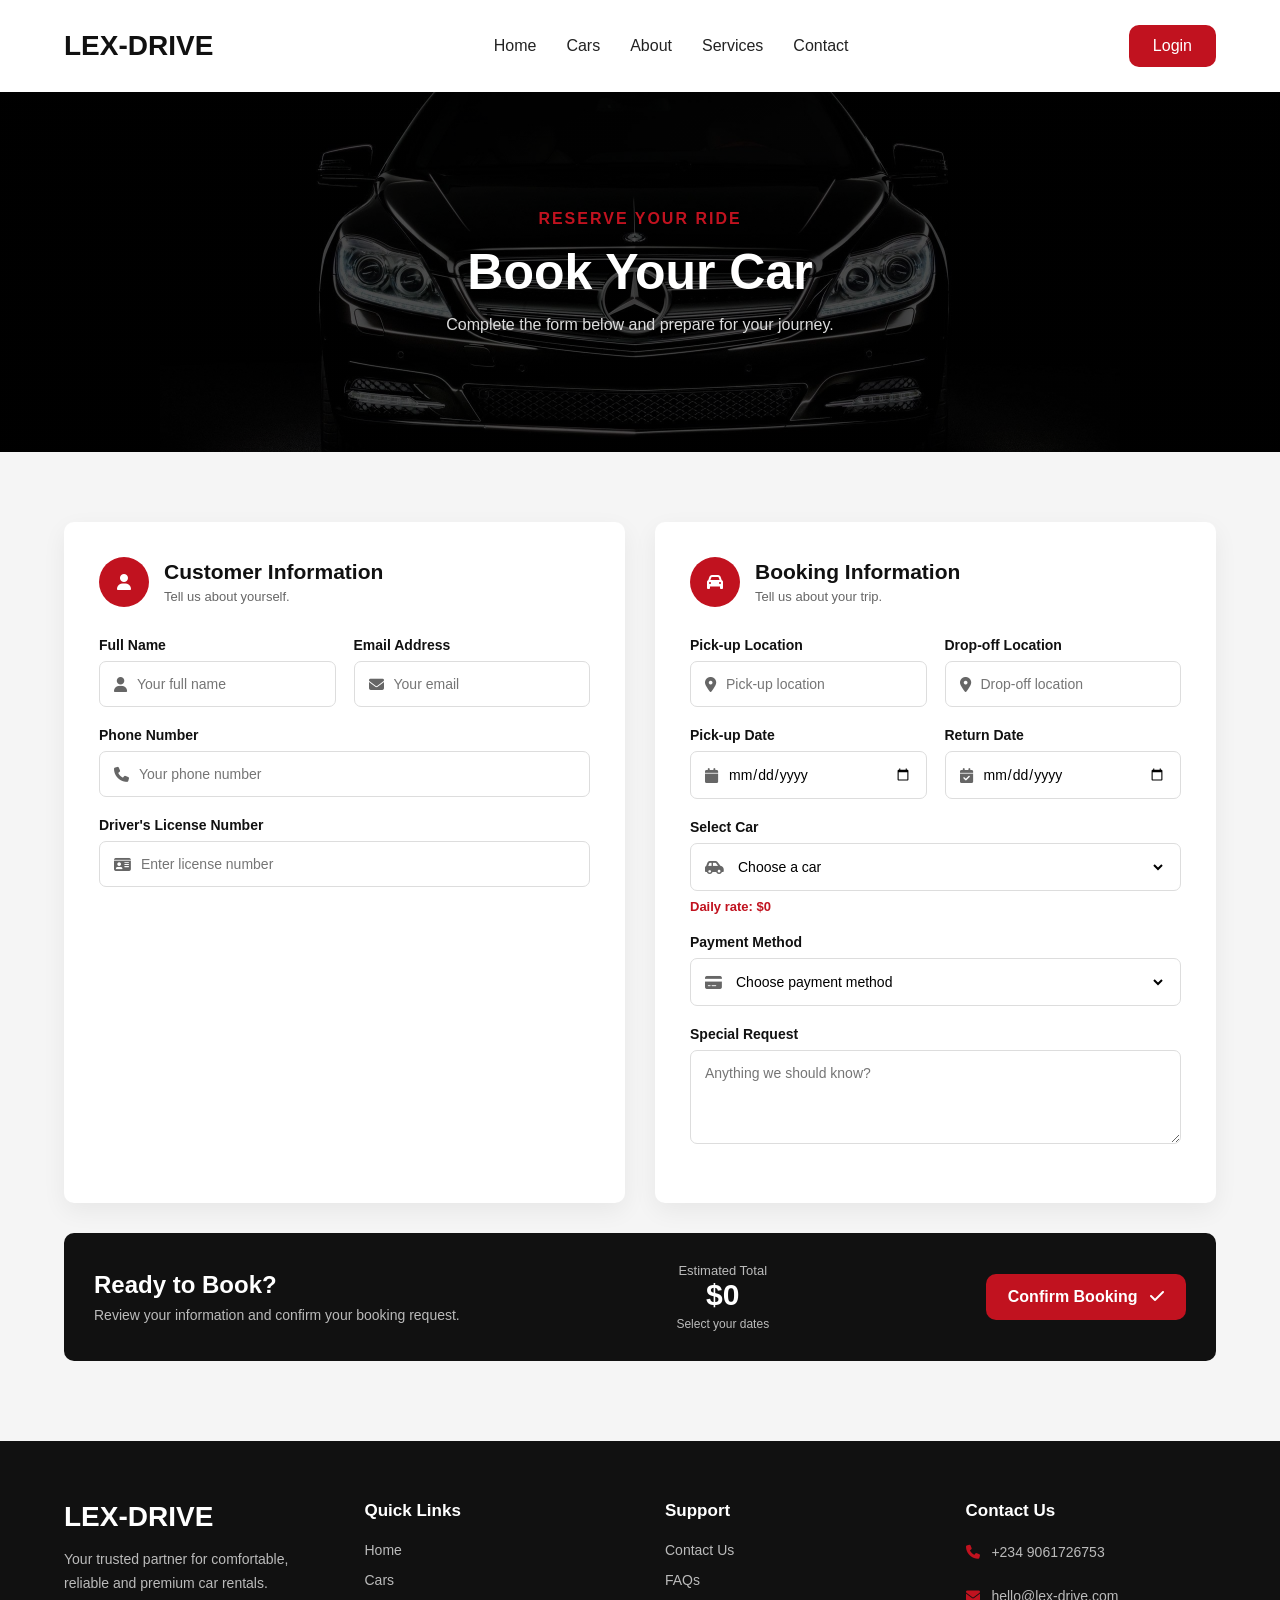
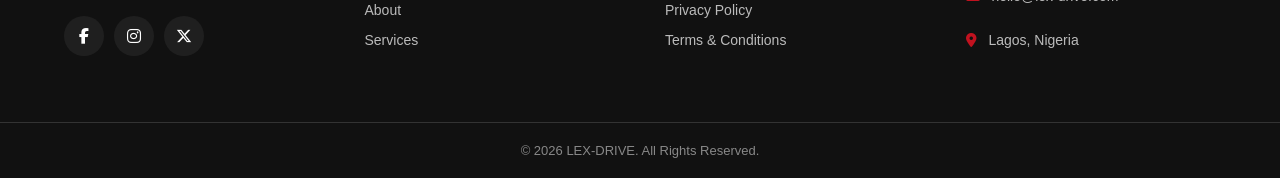
<file: booking.html>
<!DOCTYPE html>
<html lang="en">

<head>

    <meta charset="UTF-8">

    <meta name="viewport"
        content="width=device-width, initial-scale=1.0">

    <title>LEX-DRIVE - Book Your Car</title>

    <!-- FONT AWESOME -->
    <link rel="stylesheet"
        href="https://cdnjs.cloudflare.com/ajax/libs/font-awesome/6.6.0/css/all.min.css">

    <link rel="stylesheet" href="./style/booking.css">

    <link rel="stylesheet" href="./style/responsive.css">

</head>

<body>


    <!-- =========================
         NAVBAR
    ========================= -->

    <header>

        <nav>

            <a href="index.html" class="logo">
                LEX-DRIVE
            </a>

            <ul class="nav-links">

                <li><a href="index.html">Home</a></li>
                <li><a href="cars.html">Cars</a></li>
                <li><a href="about.html">About</a></li>
                <li><a href="services.html">Services</a></li>
                <li><a href="contact.html">Contact</a></li>

                <li class="mobile-login-item">
                    <a href="login.html" class="mobile-login-link">
                        Login
                    </a>
                </li>

            </ul>

            <a href="login.html" class="login-btn">
                Login
            </a>

            <button class="menu-btn" type="button" aria-label="Open navigation menu" aria-expanded="false">
                <i class="fa-solid fa-bars"></i>
            </button>

        </nav>

    </header>



    <!-- =========================
         BOOKING HERO
    ========================= -->

    <section class="booking-hero">

        <div>

            <p>
                RESERVE YOUR RIDE
            </p>

            <h1>
                Book Your Car
            </h1>

            <span>
                Complete the form below and
                prepare for your journey.
            </span>

        </div>

    </section>



    <!-- =========================
         BOOKING SECTION
    ========================= -->

    <main>

        <section class="booking-section">


            <div class="booking-container">


                <!-- =====================
                     CUSTOMER INFORMATION
                ====================== -->

                <div class="booking-card">

                    <div class="card-heading">

                        <div class="heading-icon">

                            <i class="fa-solid fa-user"></i>

                        </div>

                        <div>

                            <h2>
                                Customer Information
                            </h2>

                            <p>
                                Tell us about yourself.
                            </p>

                        </div>

                    </div>


                    <form>


                        <div class="form-row">


                            <!-- FULL NAME -->

                            <div class="form-group">

                                <label for="full-name">
                                    Full Name
                                </label>

                                <div class="input-box">

                                    <i class="fa-solid fa-user"></i>

                                    <input
                                        type="text"
                                        id="full-name"
                                        placeholder="Your full name"
                                        required>

                                </div>

                            </div>


                            <!-- EMAIL -->

                            <div class="form-group">

                                <label for="email">
                                    Email Address
                                </label>

                                <div class="input-box">

                                    <i class="fa-solid fa-envelope"></i>

                                    <input
                                        type="email"
                                        id="email"
                                        placeholder="Your email"
                                        required>

                                </div>

                            </div>

                        </div>


                        <!-- PHONE -->

                        <div class="form-group">

                            <label for="phone">
                                Phone Number
                            </label>

                            <div class="input-box">

                                <i class="fa-solid fa-phone"></i>

                                <input
                                    type="tel"
                                    id="phone"
                                    placeholder="Your phone number"
                                    required>

                            </div>

                        </div>


                        <!-- DRIVER'S LICENSE -->

                        <div class="form-group">

                            <label for="license">
                                Driver's License Number
                            </label>

                            <div class="input-box">

                                <i class="fa-solid fa-id-card"></i>

                                <input
                                    type="text"
                                    id="license"
                                    placeholder="Enter license number"
                                    required>

                            </div>

                        </div>


                    </form>

                </div>



                <!-- =====================
                     BOOKING INFORMATION
                ====================== -->

                <div class="booking-card">

                    <div class="card-heading">

                        <div class="heading-icon">

                            <i class="fa-solid fa-car"></i>

                        </div>

                        <div>

                            <h2>
                                Booking Information
                            </h2>

                            <p>
                                Tell us about your trip.
                            </p>

                        </div>

                    </div>


                    <form>


                        <!-- PICKUP & DROPOFF -->

                        <div class="form-row">


                            <div class="form-group">

                                <label for="pickup">
                                    Pick-up Location
                                </label>

                                <div class="input-box">

                                    <i class="fa-solid fa-location-dot"></i>

                                    <input
                                        type="text"
                                        id="pickup"
                                        placeholder="Pick-up location"
                                        required>

                                </div>

                            </div>


                            <div class="form-group">

                                <label for="dropoff">
                                    Drop-off Location
                                </label>

                                <div class="input-box">

                                    <i class="fa-solid fa-location-dot"></i>

                                    <input
                                        type="text"
                                        id="dropoff"
                                        placeholder="Drop-off location"
                                        required>

                                </div>

                            </div>

                        </div>


                        <!-- DATES -->

                        <div class="form-row">


                            <div class="form-group">

                                <label for="pickup-date">
                                    Pick-up Date
                                </label>

                                <div class="input-box">

                                    <i class="fa-solid fa-calendar"></i>

                                    <input
                                        type="date"
                                        id="pickup-date"
                                        required>

                                </div>

                            </div>


                            <div class="form-group">

                                <label for="return-date">
                                    Return Date
                                </label>

                                <div class="input-box">

                                    <i class="fa-solid fa-calendar-check"></i>

                                    <input
                                        type="date"
                                        id="return-date"
                                        required>

                                </div>

                            </div>

                        </div>


                        <!-- CAR -->

                        <div class="form-group">

                            <label for="car">
                                Select Car
                            </label>

                            <div class="input-box">

                                <i class="fa-solid fa-car-side"></i>

                                <select id="car">

                                    <option value="">
                                        Choose a car
                                    </option>

                                    <option value="bmw">
                                        BMW 3 Series - $80/day
                                    </option>

                                    <option value="mercedes">
                                        Mercedes C-Class - $100/day
                                    </option>

                                    <option value="range-rover">
                                        Range Rover - $140/day
                                    </option>

                                    <option value="audi">
                                        Audi A6 - $110/day
                                    </option>

                                    <option value="porsche">
                                        Porsche 911 - $200/day
                                    </option>

                                    <option value="g-wagon">
                                        Mercedes G-Wagon - $180/day
                                    </option>

                                </select>

                            </div>
    <p class="daily-price" id="daily-price">
        Daily rate: $0
    </p>

                        </div>


                        <!-- PAYMENT -->

                        <div class="form-group">

                            <label for="payment">
                                Payment Method
                            </label>

                            <div class="input-box">

                                <i class="fa-solid fa-credit-card"></i>

                                <select id="payment">

                                    <option value="">
                                        Choose payment method
                                    </option>

                                    <option value="card">
                                        Credit / Debit Card
                                    </option>

                                    <option value="transfer">
                                        Bank Transfer
                                    </option>

                                    <option value="cash">
                                        Pay at Pickup
                                    </option>

                                </select>

                            </div>

                        </div>


                        <!-- SPECIAL REQUEST -->

                        <div class="form-group">

                            <label for="request">
                                Special Request
                            </label>

                            <textarea
                                id="request"
                                rows="4"
                                placeholder="Anything we should know?"></textarea>

                        </div>


                    </form>

                </div>

            </div>



            <!-- =========================
                 BOOKING SUMMARY
            ========================= -->

            <div class="booking-summary">

                <div>

                    <h2>
                        Ready to Book?
                    </h2>

                    <p>
                        Review your information and
                        confirm your booking request.
                    </p>

                </div>


              <div class="summary-price">

    <span>
        Estimated Total
    </span>

    <strong id="total-price">
        $0
    </strong>

    <small id="rental-days">
        Select your dates
    </small>

</div>


                <button
                    type="button"
                    class="confirm-btn">

                    Confirm Booking

                    <i class="fa-solid fa-check"></i>

                </button>

            </div>

        </section>

    </main>



    <!-- =========================
         FOOTER
    ========================= -->

    <footer class="footer">

        <div class="footer-container">


            <div class="footer-column">

                <a href="index.html"
                    class="footer-logo">

                    LEX-DRIVE

                </a>

                <p>
                    Your trusted partner for
                    comfortable, reliable and
                    premium car rentals.
                </p>


                <div class="social-icons">

                    <a href="https://facebook.com"
                        target="_blank">

                        <i class="fa-brands fa-facebook-f"></i>

                    </a>

                    <a href="https://instagram.com"
                        target="_blank">

                        <i class="fa-brands fa-instagram"></i>

                    </a>

                    <a href="https://x.com"
                        target="_blank">

                        <i class="fa-brands fa-x-twitter"></i>

                    </a>

                </div>

            </div>


            <div class="footer-column">

                <h3>
                    Quick Links
                </h3>

                <ul>

                    <li>
                        <a href="index.html">
                            Home
                        </a>
                    </li>

                    <li>
                        <a href="cars.html">
                            Cars
                        </a>
                    </li>

                    <li>
                        <a href="about.html">
                            About
                        </a>
                    </li>

                    <li>
                        <a href="services.html">
                            Services
                        </a>
                    </li>

                </ul>

            </div>


            <div class="footer-column">

                <h3>
                    Support
                </h3>

                <ul>

                    <li>
                        <a href="contact.html">
                            Contact Us
                        </a>
                    </li>

                    <li>
                        <a href="faq.html">
                            FAQs
                        </a>
                    </li>

                    <li>
                        <a href="privacy.html">
                            Privacy Policy
                        </a>
                    </li>

                    <li>
                        <a href="terms.html">
                            Terms & Conditions
                        </a>
                    </li>

                </ul>

            </div>


            <div class="footer-column">

                <h3>
                    Contact Us
                </h3>

                <p>
                    <i class="fa-solid fa-phone"></i>
                    +234 9061726753
                </p>

                <p>
                    <i class="fa-solid fa-envelope"></i>
                    hello@lex-drive.com
                </p>

                <p>
                    <i class="fa-solid fa-location-dot"></i>
                    Lagos, Nigeria
                </p>

            </div>

        </div>


        <div class="footer-bottom">

            <p>
                &copy; 2026 LEX-DRIVE.
                All Rights Reserved.
            </p>

        </div>

    </footer>
<script src="./scripts/booking.js"></script>
<script src="./scripts/menu.js"></script>

</body>

</html>
</file>
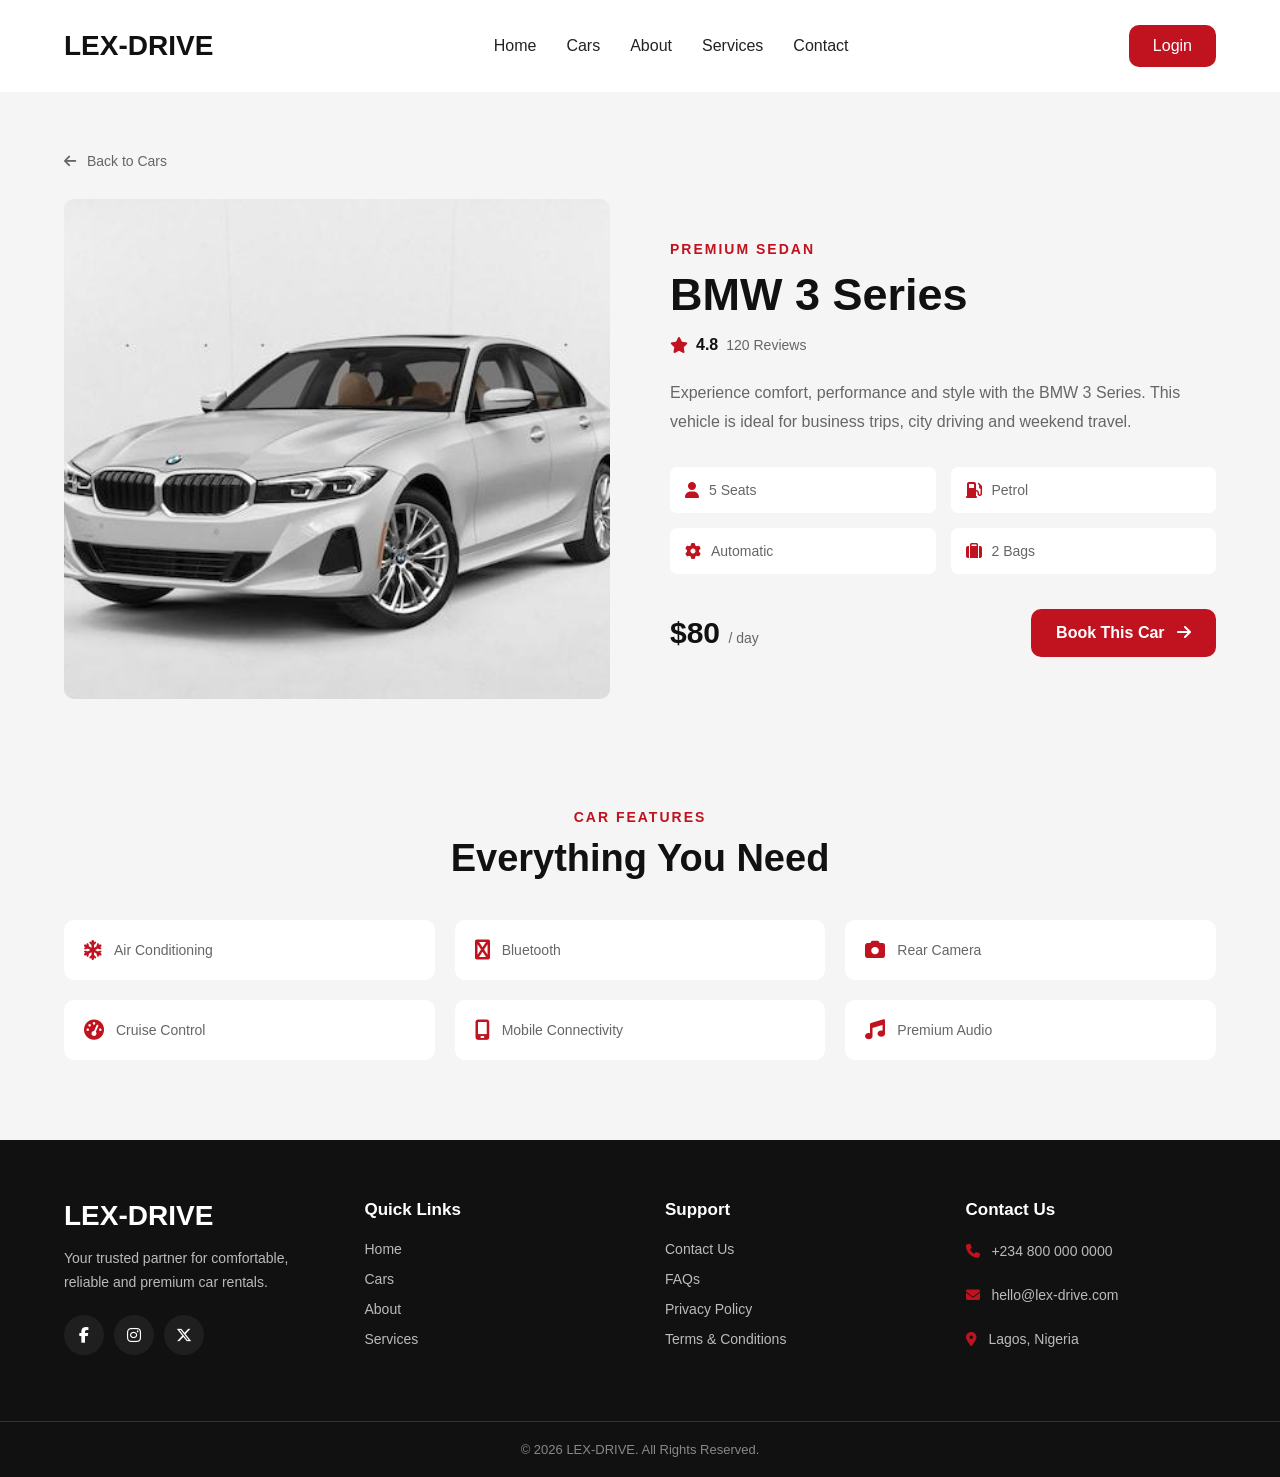
<file: car-details.html>
<!DOCTYPE html>
<html lang="en">

<head>

    <meta charset="UTF-8">

    <meta name="viewport"
        content="width=device-width, initial-scale=1.0">

    <title>LEX-DRIVE - Car Details</title>

    <link rel="stylesheet"
        href="https://cdnjs.cloudflare.com/ajax/libs/font-awesome/6.6.0/css/all.min.css">

    <link rel="stylesheet" href="./style/car-detail.css">

    <link rel="stylesheet" href="./style/responsive.css">

</head>

<body>


    <!-- =========================
         NAVBAR
    ========================= -->

    <header>

        <nav>

            <a href="index.html" class="logo">
                LEX-DRIVE
            </a>

            <ul class="nav-links">

                <li><a href="index.html">Home</a></li>
                <li><a href="cars.html">Cars</a></li>
                <li><a href="about.html">About</a></li>
                <li><a href="services.html">Services</a></li>
                <li><a href="contact.html">Contact</a></li>

                <li class="mobile-login-item">
                    <a href="login.html" class="mobile-login-link">
                        Login
                    </a>
                </li>

            </ul>

            <a href="login.html" class="login-btn">
                Login
            </a>

            <button class="menu-btn" type="button" aria-label="Open navigation menu" aria-expanded="false">
                <i class="fa-solid fa-bars"></i>
            </button>

        </nav>

    </header>


    <!-- =========================
         CAR DETAILS
    ========================= -->

    <main>

        <section class="car-details-section">

            <a href="cars.html" class="back-link">

                <i class="fa-solid fa-arrow-left"></i>

                Back to Cars

            </a>


            <div class="details-container">


                <!-- IMAGE -->

                <div class="details-image">

                    <img
                        src="./media/b,w.jpg"
                        alt="BMW 3 Series">

                </div>


                <!-- INFORMATION -->

                <div class="details-content">

                    <p class="section-subtitle">
                        PREMIUM SEDAN
                    </p>

                    <h1>
                        BMW 3 Series
                    </h1>


                    <div class="rating">

                        <i class="fa-solid fa-star"></i>

                        <strong>
                            4.8
                        </strong>

                        <span>
                            120 Reviews
                        </span>

                    </div>


                    <p class="description">

                        Experience comfort, performance
                        and style with the BMW 3 Series.
                        This vehicle is ideal for business
                        trips, city driving and weekend travel.

                    </p>


                    <!-- CAR SPECS -->

                    <div class="specs">

                        <div class="spec">

                            <i class="fa-solid fa-user"></i>

                            <span>
                                5 Seats
                            </span>

                        </div>


                        <div class="spec">

                            <i class="fa-solid fa-gas-pump"></i>

                            <span>
                                Petrol
                            </span>

                        </div>


                        <div class="spec">

                            <i class="fa-solid fa-gear"></i>

                            <span>
                                Automatic
                            </span>

                        </div>


                        <div class="spec">

                            <i class="fa-solid fa-suitcase"></i>

                            <span>
                                2 Bags
                            </span>

                        </div>

                    </div>


                    <!-- PRICE -->

                    <div class="details-bottom">

                        <div class="details-price">

                            <strong>
                                $80
                            </strong>

                            <span>
                                / day
                            </span>

                        </div>


                        <a href="booking.html"
                            class="book-btn">

                            Book This Car

                            <i class="fa-solid fa-arrow-right"></i>

                        </a>

                    </div>

                </div>

            </div>

        </section>


        <!-- =========================
             FEATURES
        ========================= -->

        <section class="car-features">

            <div class="section-heading">

                <p class="section-subtitle">
                    CAR FEATURES
                </p>

                <h2>
                    Everything You Need
                </h2>

            </div>


            <div class="features-container">


                <div class="feature-item">

                    <i class="fa-solid fa-snowflake"></i>

                    <span>
                        Air Conditioning
                    </span>

                </div>


                <div class="feature-item">

                    <i class="fa-solid fa-bluetooth"></i>

                    <span>
                        Bluetooth
                    </span>

                </div>


                <div class="feature-item">

                    <i class="fa-solid fa-camera"></i>

                    <span>
                        Rear Camera
                    </span>

                </div>


                <div class="feature-item">

                    <i class="fa-solid fa-gauge-high"></i>

                    <span>
                        Cruise Control
                    </span>

                </div>


                <div class="feature-item">

                    <i class="fa-solid fa-mobile-screen"></i>

                    <span>
                        Mobile Connectivity
                    </span>

                </div>


                <div class="feature-item">

                    <i class="fa-solid fa-music"></i>

                    <span>
                        Premium Audio
                    </span>

                </div>

            </div>

        </section>

    </main>


    <!-- =========================
         FOOTER
    ========================= -->

    <footer class="footer">

        <div class="footer-container">

            <div class="footer-column">

                <a href="index.html"
                    class="footer-logo">

                    LEX-DRIVE

                </a>

                <p>
                    Your trusted partner for
                    comfortable, reliable and
                    premium car rentals.
                </p>


                <div class="social-icons">

                    <a href="https://facebook.com"
                        target="_blank">

                        <i class="fa-brands fa-facebook-f"></i>

                    </a>

                    <a href="https://instagram.com"
                        target="_blank">

                        <i class="fa-brands fa-instagram"></i>

                    </a>

                    <a href="https://x.com"
                        target="_blank">

                        <i class="fa-brands fa-x-twitter"></i>

                    </a>

                </div>

            </div>


            <div class="footer-column">

                <h3>
                    Quick Links
                </h3>

                <ul>

                    <li>
                        <a href="index.html">Home</a>
                    </li>

                    <li>
                        <a href="cars.html">Cars</a>
                    </li>

                    <li>
                        <a href="about.html">About</a>
                    </li>

                    <li>
                        <a href="services.html">Services</a>
                    </li>

                </ul>

            </div>


            <div class="footer-column">

                <h3>
                    Support
                </h3>

                <ul>

                    <li>
                        <a href="contact.html">
                            Contact Us
                        </a>
                    </li>

                    <li>
                        <a href="faq.html">
                            FAQs
                        </a>
                    </li>

                    <li>
                        <a href="privacy.html">
                            Privacy Policy
                        </a>
                    </li>

                    <li>
                        <a href="terms.html">
                            Terms & Conditions
                        </a>
                    </li>

                </ul>

            </div>


            <div class="footer-column">

                <h3>
                    Contact Us
                </h3>

                <p>

                    <i class="fa-solid fa-phone"></i>

                    +234 800 000 0000

                </p>

                <p>

                    <i class="fa-solid fa-envelope"></i>

                    hello@lex-drive.com

                </p>

                <p>

                    <i class="fa-solid fa-location-dot"></i>

                    Lagos, Nigeria

                </p>

            </div>

        </div>


        <div class="footer-bottom">

            <p>
                &copy; 2026 LEX-DRIVE.
                All Rights Reserved.
            </p>

        </div>

    </footer>

<script src="./scripts/car-details.js"></script>
<script src="./scripts/menu.js"></script>
</body>

</html>
</file>
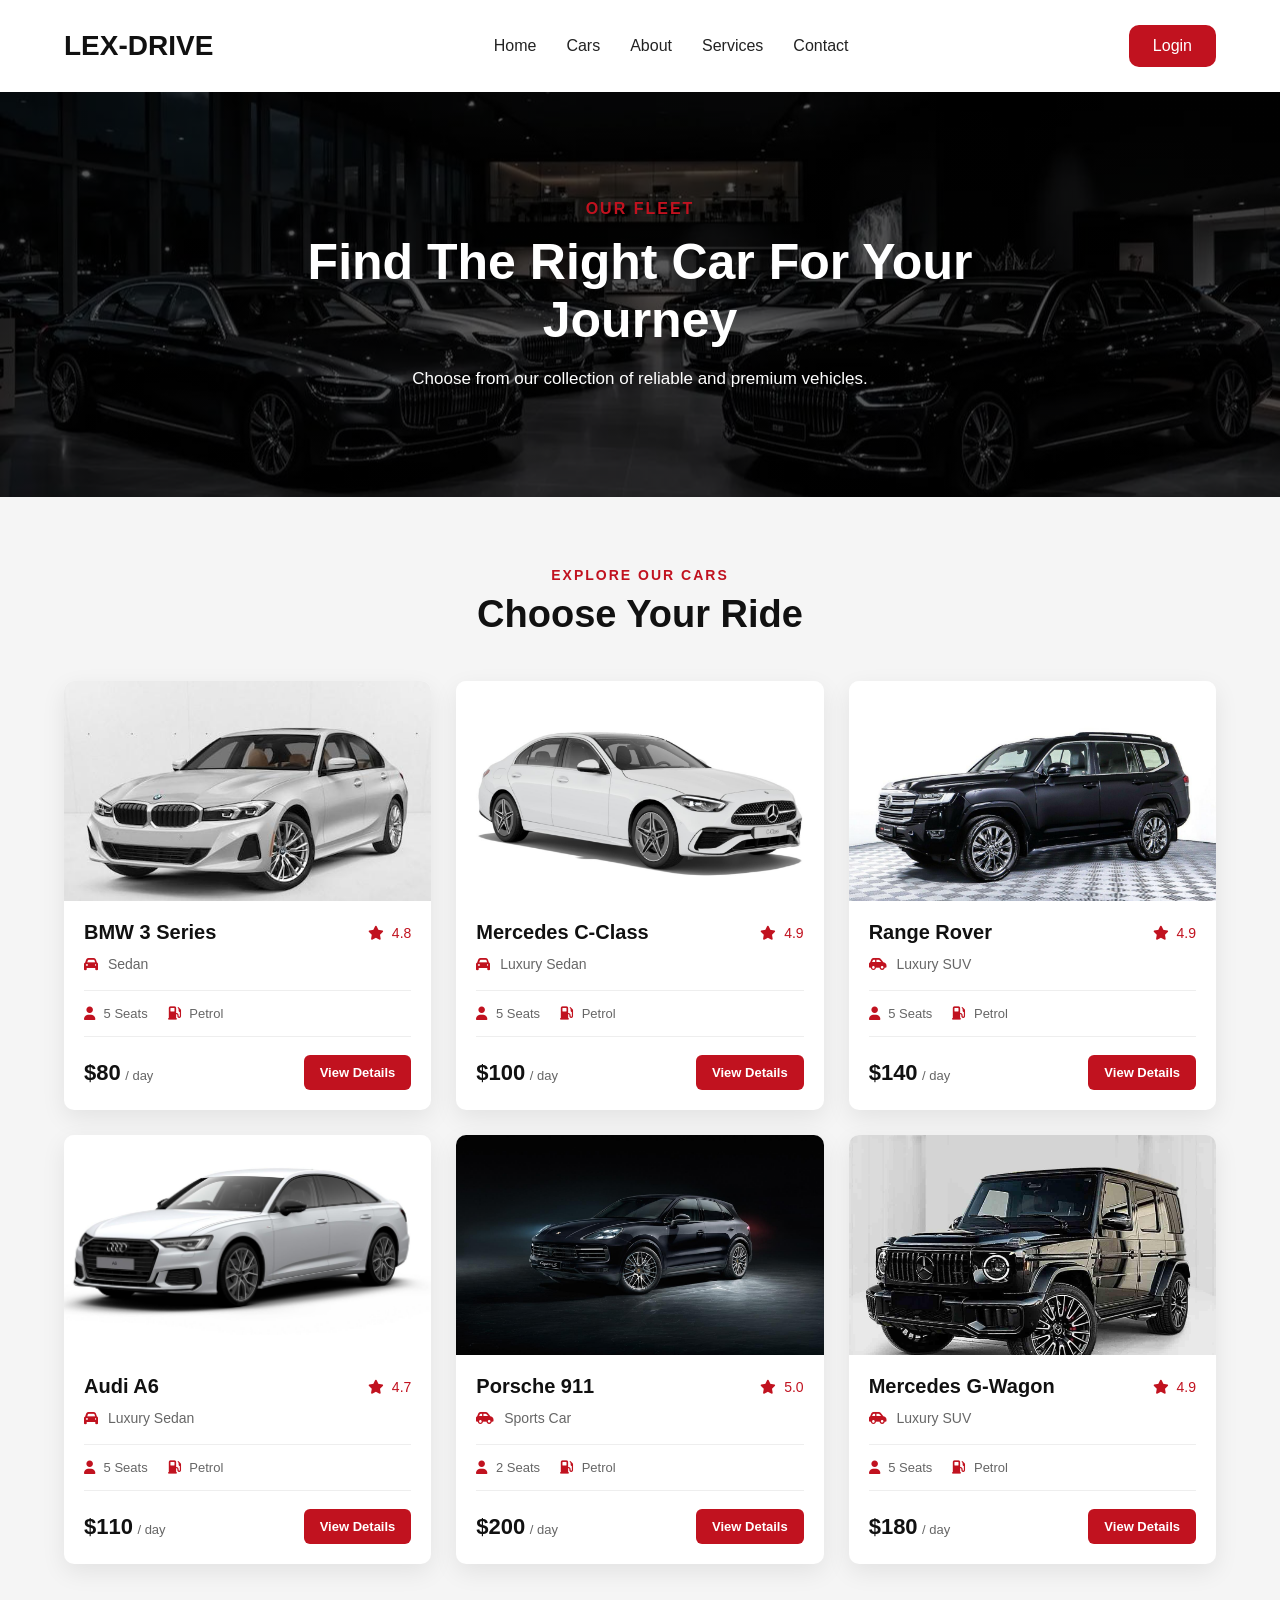
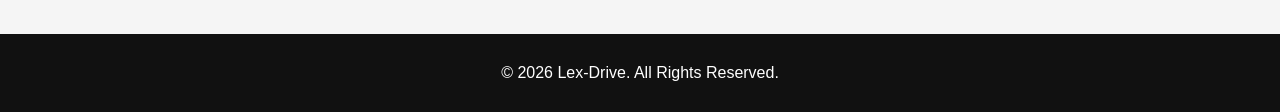
<file: cars.html>
<!DOCTYPE html>
<html lang="en">

<head>

    <meta charset="UTF-8">

    <meta name="viewport"
        content="width=device-width, initial-scale=1.0">

    <title>DriveX - Our Cars</title>

    <link rel="stylesheet"
        href="https://cdnjs.cloudflare.com/ajax/libs/font-awesome/6.6.0/css/all.min.css">

    <link rel="stylesheet" href="./style/cars.css">

    <link rel="stylesheet" href="./style/responsive.css">

</head>

<body>

    <header>

        <nav>

            <a href="index.html" class="logo">
                LEX-DRIVE
            </a>

            <ul class="nav-links">

                <li><a href="index.html">Home</a></li>
                <li><a href="cars.html">Cars</a></li>
                <li><a href="about.html">About</a></li>
                <li><a href="services.html">Services</a></li>
                <li><a href="contact.html">Contact</a></li>

                <li class="mobile-login-item">
                    <a href="login.html" class="mobile-login-link">
                        Login
                    </a>
                </li>

            </ul>

            <a href="login.html" class="login-btn">
                Login
            </a>

            <button class="menu-btn" type="button" aria-label="Open navigation menu" aria-expanded="false">
                <i class="fa-solid fa-bars"></i>
            </button>

        </nav>

    </header>


    <!-- PAGE HERO -->

    <section class="page-hero">

        <div>

            <p>OUR FLEET</p>

            <h1>
                Find The Right Car
                For Your Journey
            </h1>

            <span>
                Choose from our collection of
                reliable and premium vehicles.
            </span>

        </div>

    </section>


    <!-- CARS -->

    <section class="all-cars">

        <div class="section-heading">

            <p>EXPLORE OUR CARS</p>

            <h2>
                Choose Your Ride
            </h2>

        </div>


        <div class="cars-container">


            <!-- CAR 1 -->

            <div class="car-card">

                <div class="car-image">

                    <img src="./media/b,w.jpg"
                        alt="BMW 3 Series">

                </div>

                <div class="car-info">

                    <div class="car-name">

                        <h3>BMW 3 Series</h3>

                        <span>
                            <i class="fa-solid fa-star"></i>
                            4.8
                        </span>

                    </div>

                    <p class="car-type">

                        <i class="fa-solid fa-car"></i>

                        Sedan

                    </p>

                    <div class="car-details">

                        <span>
                            <i class="fa-solid fa-user"></i>
                            5 Seats
                        </span>

                        <span>
                            <i class="fa-solid fa-gas-pump"></i>
                            Petrol
                        </span>

                    </div>

                    <div class="car-bottom">

                        <div class="price">

                            <strong>$80</strong>

                            <span>/ day</span>

                        </div>

<a href="car-details.html?car=bmw" class="details-btn">
    View Details
</a>

                    </div>

                </div>

            </div>


            <!-- CAR 2 -->

            <div class="car-card">

                <div class="car-image">

                    <img src="./media/mercedes.jpg"
                        alt="Mercedes C Class">

                </div>

                <div class="car-info">

                    <div class="car-name">

                        <h3>Mercedes C-Class</h3>

                        <span>
                            <i class="fa-solid fa-star"></i>
                            4.9
                        </span>

                    </div>

                    <p class="car-type">

                        <i class="fa-solid fa-car"></i>

                        Luxury Sedan

                    </p>

                    <div class="car-details">

                        <span>
                            <i class="fa-solid fa-user"></i>
                            5 Seats
                        </span>

                        <span>
                            <i class="fa-solid fa-gas-pump"></i>
                            Petrol
                        </span>

                    </div>

                    <div class="car-bottom">

                        <div class="price">

                            <strong>$100</strong>

                            <span>/ day</span>

                        </div>

<a href="car-details.html?car=mercedes" class="details-btn">
    View Details
</a>

                    </div>

                </div>

            </div>


            <!-- CAR 3 -->

            <div class="car-card">

                <div class="car-image">

                    <img src="./media/lux3.jpg"
                        alt="Range Rover">

                </div>

                <div class="car-info">

                    <div class="car-name">

                        <h3>Range Rover</h3>

                        <span>
                            <i class="fa-solid fa-star"></i>
                            4.9
                        </span>

                    </div>

                    <p class="car-type">

                        <i class="fa-solid fa-car-side"></i>

                        Luxury SUV

                    </p>

                    <div class="car-details">

                        <span>
                            <i class="fa-solid fa-user"></i>
                            5 Seats
                        </span>

                        <span>
                            <i class="fa-solid fa-gas-pump"></i>
                            Petrol
                        </span>

                    </div>

                    <div class="car-bottom">

                        <div class="price">

                            <strong>$140</strong>

                            <span>/ day</span>

                        </div>

<a href="car-details.html?car=range-rover" class="details-btn">
    View Details
</a>

                    </div>

                </div>

            </div>


            <!-- CAR 4 -->

            <div class="car-card">

                <div class="car-image">

                    <img src="./media/audi.jpg"
                        alt="Audi A6">

                </div>

                <div class="car-info">

                    <div class="car-name">

                        <h3>Audi A6</h3>

                        <span>
                            <i class="fa-solid fa-star"></i>
                            4.7
                        </span>

                    </div>

                    <p class="car-type">

                        <i class="fa-solid fa-car"></i>

                        Luxury Sedan

                    </p>

                    <div class="car-details">

                        <span>
                            <i class="fa-solid fa-user"></i>
                            5 Seats
                        </span>

                        <span>
                            <i class="fa-solid fa-gas-pump"></i>
                            Petrol
                        </span>

                    </div>

                    <div class="car-bottom">

                        <div class="price">

                            <strong>$110</strong>

                            <span>/ day</span>

                        </div>

<a href="car-details.html?car=audi" class="details-btn">
    View Details
</a>

                    </div>

                </div>

            </div>


            <!-- CAR 5 -->

            <div class="car-card">

                <div class="car-image">

                    <img src="./media/lux4.jpg"
                        alt="Porsche 911">

                </div>

                <div class="car-info">

                    <div class="car-name">

                        <h3>Porsche 911</h3>

                        <span>
                            <i class="fa-solid fa-star"></i>
                            5.0
                        </span>

                    </div>

                    <p class="car-type">

                        <i class="fa-solid fa-car-side"></i>

                        Sports Car

                    </p>

                    <div class="car-details">

                        <span>
                            <i class="fa-solid fa-user"></i>
                            2 Seats
                        </span>

                        <span>
                            <i class="fa-solid fa-gas-pump"></i>
                            Petrol
                        </span>

                    </div>

                    <div class="car-bottom">

                        <div class="price">

                            <strong>$200</strong>

                            <span>/ day</span>

                        </div>

<a href="car-details.html?car=porsche" class="details-btn">
    View Details
</a>

                    </div>

                </div>

            </div>


            <!-- CAR 6 -->

            <div class="car-card">

                <div class="car-image">

                    <img src="./media/lux1.jpg"
                        alt="Mercedes G Wagon">

                </div>

                <div class="car-info">

                    <div class="car-name">

                        <h3>Mercedes G-Wagon</h3>

                        <span>
                            <i class="fa-solid fa-star"></i>
                            4.9
                        </span>

                    </div>

                    <p class="car-type">

                        <i class="fa-solid fa-car-side"></i>

                        Luxury SUV

                    </p>

                    <div class="car-details">

                        <span>
                            <i class="fa-solid fa-user"></i>
                            5 Seats
                        </span>

                        <span>
                            <i class="fa-solid fa-gas-pump"></i>
                            Petrol
                        </span>

                    </div>

                    <div class="car-bottom">

                        <div class="price">

                            <strong>$180</strong>

                            <span>/ day</span>

                        </div>

<a href="car-details.html?car=g-wagon" class="details-btn">
    View Details
</a>
                    </div>

                </div>

            </div>

        </div>

    </section>


    <!-- FOOTER -->

    <footer>

        <p>
            &copy; 2026 Lex-Drive. All Rights Reserved.
        </p>

    </footer>
<script src="./scripts/car-details.js"></script>
<script src="./scripts/menu.js"></script>
</body>

</html>
</file>
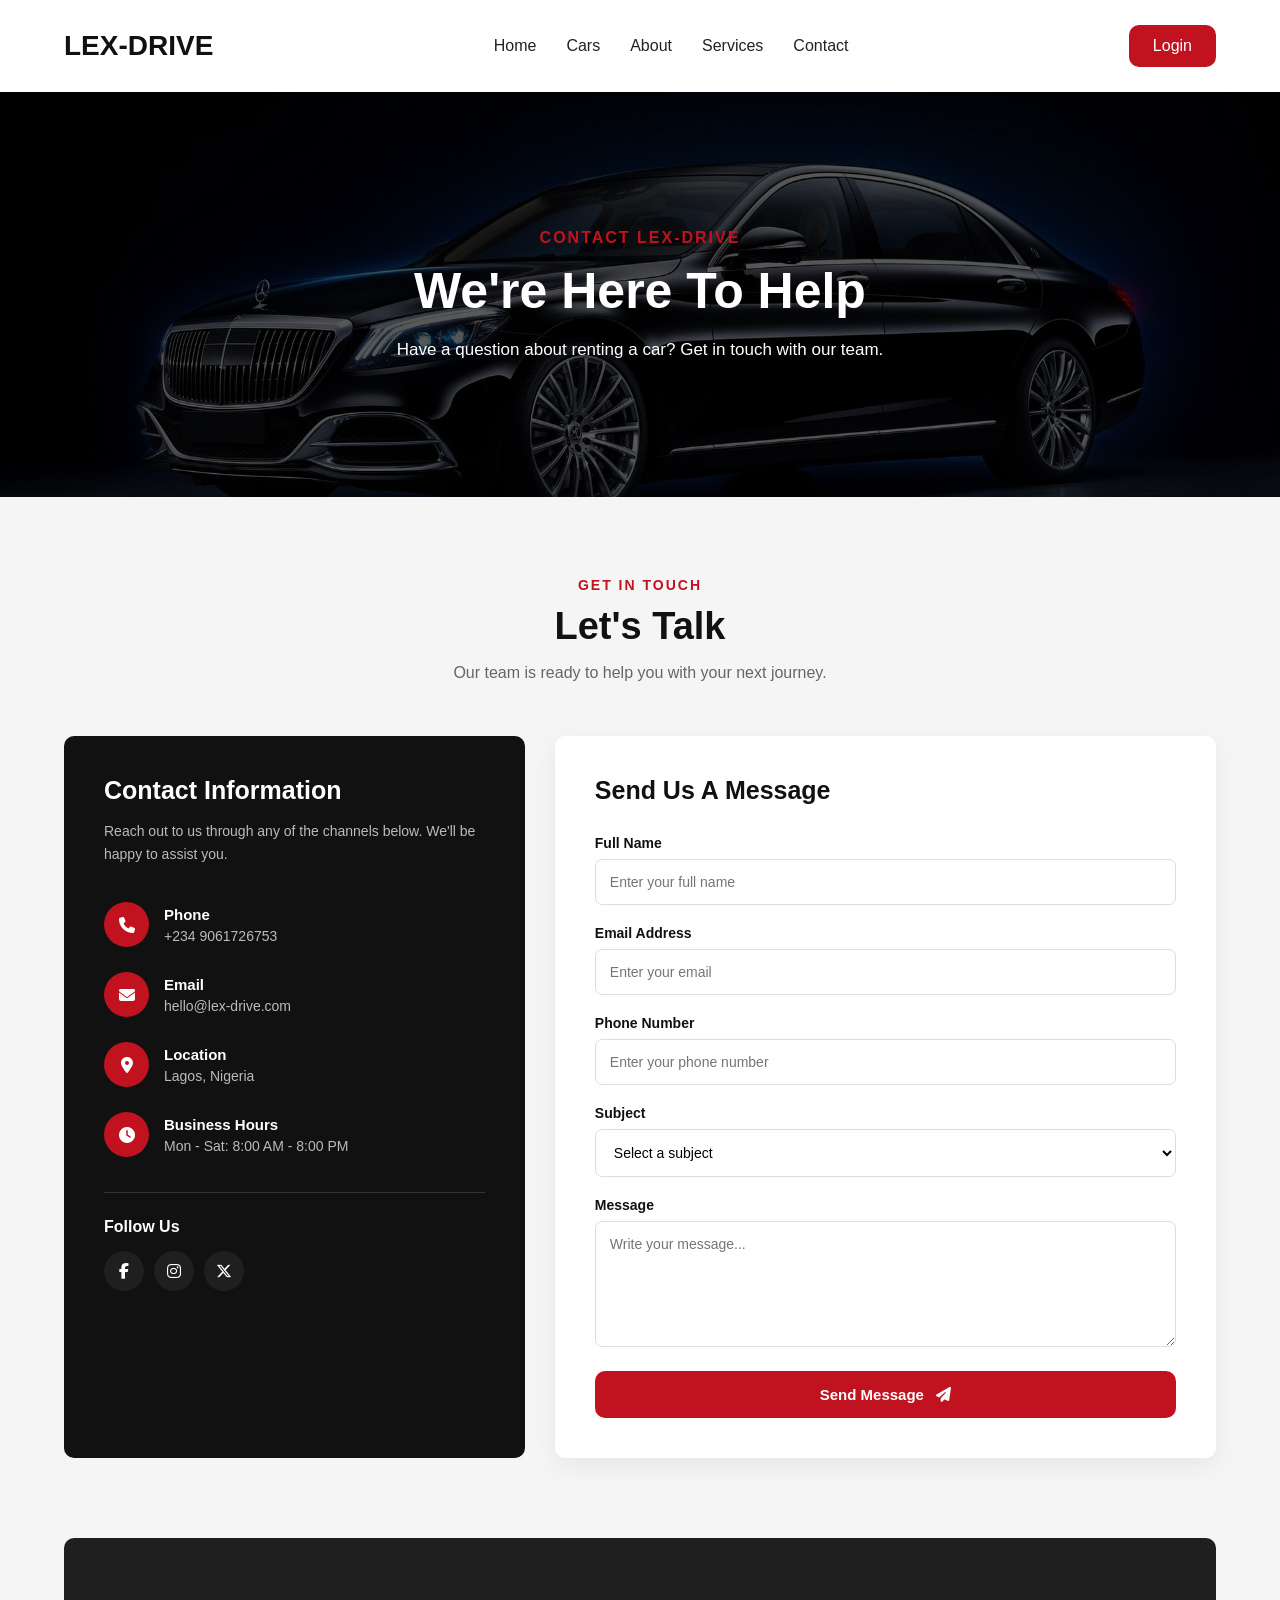
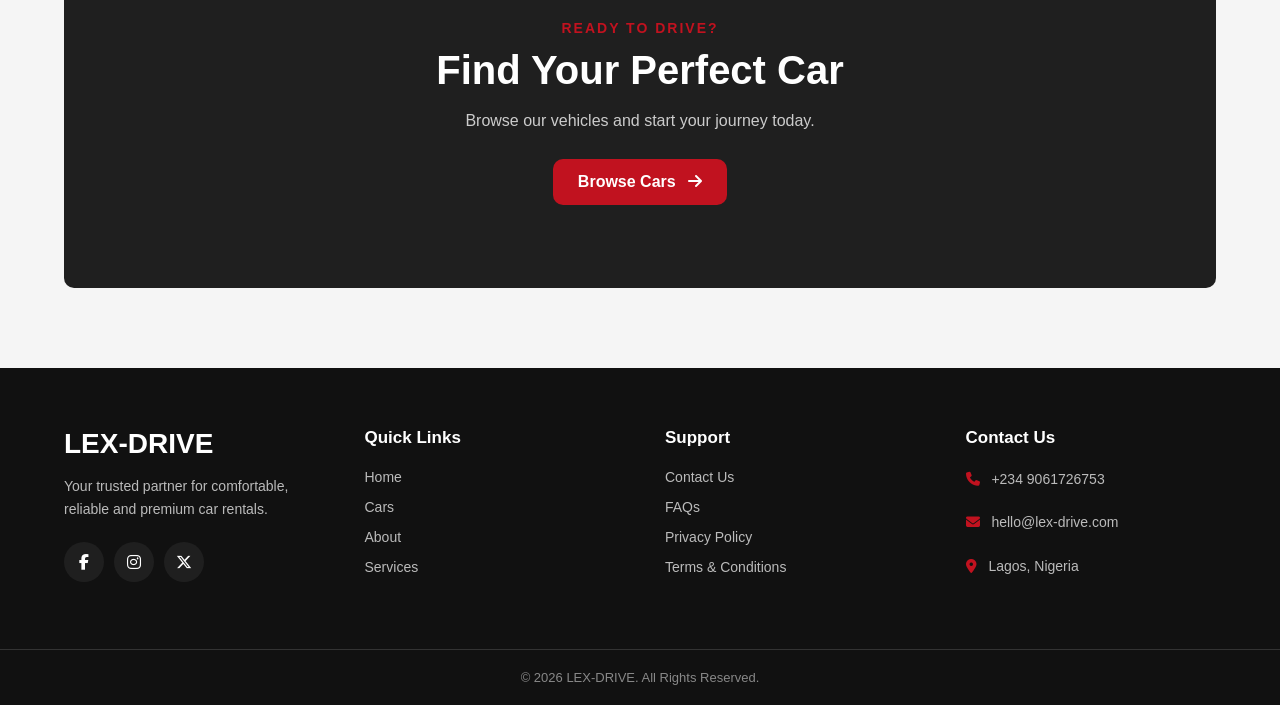
<file: contact.html>
<!DOCTYPE html>
<html lang="en">

<head>

    <meta charset="UTF-8">

    <meta name="viewport"
        content="width=device-width, initial-scale=1.0">

    <title>LEX-DRIVE - Contact Us</title>

    <!-- FONT AWESOME -->
    <link rel="stylesheet"
        href="https://cdnjs.cloudflare.com/ajax/libs/font-awesome/6.6.0/css/all.min.css">

    <!-- CONTACT CSS -->
    <link rel="stylesheet" href="./style/contact.css">

    <link rel="stylesheet" href="./style/responsive.css">

</head>

<body>


    <!-- =========================
         NAVBAR
    ========================= -->

    <header>

        <nav>

            <a href="index.html" class="logo">
                LEX-DRIVE
            </a>

            <ul class="nav-links">

                <li><a href="index.html">Home</a></li>
                <li><a href="cars.html">Cars</a></li>
                <li><a href="about.html">About</a></li>
                <li><a href="services.html">Services</a></li>
                <li><a href="contact.html">Contact</a></li>

                <li class="mobile-login-item">
                    <a href="login.html" class="mobile-login-link">
                        Login
                    </a>
                </li>

            </ul>

            <a href="login.html" class="login-btn">
                Login
            </a>

            <button class="menu-btn" type="button" aria-label="Open navigation menu" aria-expanded="false">
                <i class="fa-solid fa-bars"></i>
            </button>

        </nav>

    </header>



    <!-- =========================
         PAGE HERO
    ========================= -->

    <section class="page-hero">

        <div>

            <p>CONTACT LEX-DRIVE</p>

            <h1>
                We're Here To Help
            </h1>

            <span>
                Have a question about renting a car?
                Get in touch with our team.
            </span>

        </div>

    </section>



    <!-- =========================
         CONTACT SECTION
    ========================= -->

    <section class="contact-section">


        <div class="section-heading">

            <p class="section-subtitle">
                GET IN TOUCH
            </p>

            <h2>
                Let's Talk
            </h2>

            <p>
                Our team is ready to help you
                with your next journey.
            </p>

        </div>



        <div class="contact-container">


            <!-- =====================
                 CONTACT INFORMATION
            ====================== -->

            <div class="contact-info">

                <h3>
                    Contact Information
                </h3>

                <p class="contact-description">
                    Reach out to us through any of
                    the channels below. We'll be
                    happy to assist you.
                </p>


                <!-- PHONE -->

                <div class="contact-item">

                    <div class="contact-icon">

                        <i class="fa-solid fa-phone"></i>

                    </div>

                    <div>

                        <h4>
                            Phone
                        </h4>

                        <p>
                            +234 9061726753
                        </p>

                    </div>

                </div>


                <!-- EMAIL -->

                <div class="contact-item">

                    <div class="contact-icon">

                        <i class="fa-solid fa-envelope"></i>

                    </div>

                    <div>

                        <h4>
                            Email
                        </h4>

                        <p>
                            hello@lex-drive.com
                        </p>

                    </div>

                </div>


                <!-- LOCATION -->

                <div class="contact-item">

                    <div class="contact-icon">

                        <i class="fa-solid fa-location-dot"></i>

                    </div>

                    <div>

                        <h4>
                            Location
                        </h4>

                        <p>
                            Lagos, Nigeria
                        </p>

                    </div>

                </div>


                <!-- BUSINESS HOURS -->

                <div class="contact-item">

                    <div class="contact-icon">

                        <i class="fa-solid fa-clock"></i>

                    </div>

                    <div>

                        <h4>
                            Business Hours
                        </h4>

                        <p>
                            Mon - Sat: 8:00 AM - 8:00 PM
                        </p>

                    </div>

                </div>



                <!-- SOCIAL MEDIA -->

                <div class="contact-social">

                    <h4>
                        Follow Us
                    </h4>

                    <div class="social-icons">

                        <a href="https://facebook.com"
                            target="_blank">

                            <i class="fa-brands fa-facebook-f"></i>

                        </a>


                        <a href="https://instagram.com"
                            target="_blank">

                            <i class="fa-brands fa-instagram"></i>

                        </a>


                        <a href="https://x.com"
                            target="_blank">

                            <i class="fa-brands fa-x-twitter"></i>

                        </a>

                    </div>

                </div>

            </div>



            <!-- =====================
                 CONTACT FORM
            ====================== -->

            <div class="contact-form">

                <h3>
                    Send Us A Message
                </h3>


                <form>


                    <!-- NAME -->

                    <div class="form-group">

                        <label for="name">
                            Full Name
                        </label>

                        <input
                            type="text"
                            id="name"
                            name="name"
                            placeholder="Enter your full name"
                            required>

                    </div>



                    <!-- EMAIL -->

                    <div class="form-group">

                        <label for="email">
                            Email Address
                        </label>

                        <input
                            type="email"
                            id="email"
                            name="email"
                            placeholder="Enter your email"
                            required>

                    </div>



                    <!-- PHONE -->

                    <div class="form-group">

                        <label for="phone">
                            Phone Number
                        </label>

                        <input
                            type="tel"
                            id="phone"
                            name="phone"
                            placeholder="Enter your phone number"
                            required>

                    </div>



                    <!-- SUBJECT -->

                    <div class="form-group">

                        <label for="subject">
                            Subject
                        </label>

                        <select
                            id="subject"
                            name="subject">

                            <option value="">
                                Select a subject
                            </option>

                            <option value="rental">
                                Car Rental
                            </option>

                            <option value="corporate">
                                Corporate Rental
                            </option>

                            <option value="airport">
                                Airport Pickup
                            </option>

                            <option value="support">
                                Customer Support
                            </option>

                            <option value="other">
                                Other
                            </option>

                        </select>

                    </div>



                    <!-- MESSAGE -->

                    <div class="form-group">

                        <label for="message">
                            Message
                        </label>

                        <textarea
                            id="message"
                            name="message"
                            rows="6"
                            placeholder="Write your message..."
                            required></textarea>

                    </div>



                    <!-- BUTTON -->

                    <button
                        type="submit"
                        class="submit-btn">

                        Send Message

                        <i class="fa-solid fa-paper-plane"></i>

                    </button>


                </form>

            </div>

        </div>

    </section>



    <!-- =========================
         CTA
    ========================= -->

    <section class="cta">

        <div class="cta-content">

            <p class="section-subtitle">
                READY TO DRIVE?
            </p>

            <h2>
                Find Your Perfect Car
            </h2>

            <p>
                Browse our vehicles and
                start your journey today.
            </p>

            <a href="cars.html" class="cta-btn">

                Browse Cars

                <i class="fa-solid fa-arrow-right"></i>

            </a>

        </div>

    </section>



    <!-- =========================
         FOOTER
    ========================= -->

    <footer class="footer">

        <div class="footer-container">


            <!-- COMPANY -->

            <div class="footer-column">

                <a href="index.html"
                    class="footer-logo">

                    LEX-DRIVE

                </a>

                <p>
                    Your trusted partner for
                    comfortable, reliable and
                    premium car rentals.
                </p>


                <div class="social-icons">

                    <a href="https://facebook.com"
                        target="_blank">

                        <i class="fa-brands fa-facebook-f"></i>

                    </a>

                    <a href="https://instagram.com"
                        target="_blank">

                        <i class="fa-brands fa-instagram"></i>

                    </a>

                    <a href="https://x.com"
                        target="_blank">

                        <i class="fa-brands fa-x-twitter"></i>

                    </a>

                </div>

            </div>



            <!-- QUICK LINKS -->

            <div class="footer-column">

                <h3>
                    Quick Links
                </h3>

                <ul>

                    <li>
                        <a href="index.html">
                            Home
                        </a>
                    </li>

                    <li>
                        <a href="cars.html">
                            Cars
                        </a>
                    </li>

                    <li>
                        <a href="about.html">
                            About
                        </a>
                    </li>

                    <li>
                        <a href="services.html">
                            Services
                        </a>
                    </li>

                </ul>

            </div>



            <!-- SUPPORT -->

            <div class="footer-column">

                <h3>
                    Support
                </h3>

                <ul>

                    <li>
                        <a href="contact.html">
                            Contact Us
                        </a>
                    </li>

                    <li>
                        <a href="faq.html">
                            FAQs
                        </a>
                    </li>

                    <li>
                        <a href="privacy.html">
                            Privacy Policy
                        </a>
                    </li>

                    <li>
                        <a href="terms.html">
                            Terms & Conditions
                        </a>
                    </li>

                </ul>

            </div>



            <!-- CONTACT -->

            <div class="footer-column">

                <h3>
                    Contact Us
                </h3>

                <p>

                    <i class="fa-solid fa-phone"></i>

                    +234 9061726753

                </p>

                <p>

                    <i class="fa-solid fa-envelope"></i>

                    hello@lex-drive.com

                </p>

                <p>

                    <i class="fa-solid fa-location-dot"></i>

                    Lagos, Nigeria

                </p>

            </div>

        </div>


        <div class="footer-bottom">

            <p>
                &copy; 2026 LEX-DRIVE.
                All Rights Reserved.
            </p>

        </div>

    </footer>
<script src="./scripts/menu.js"></script>

</body>

</html>
</file>
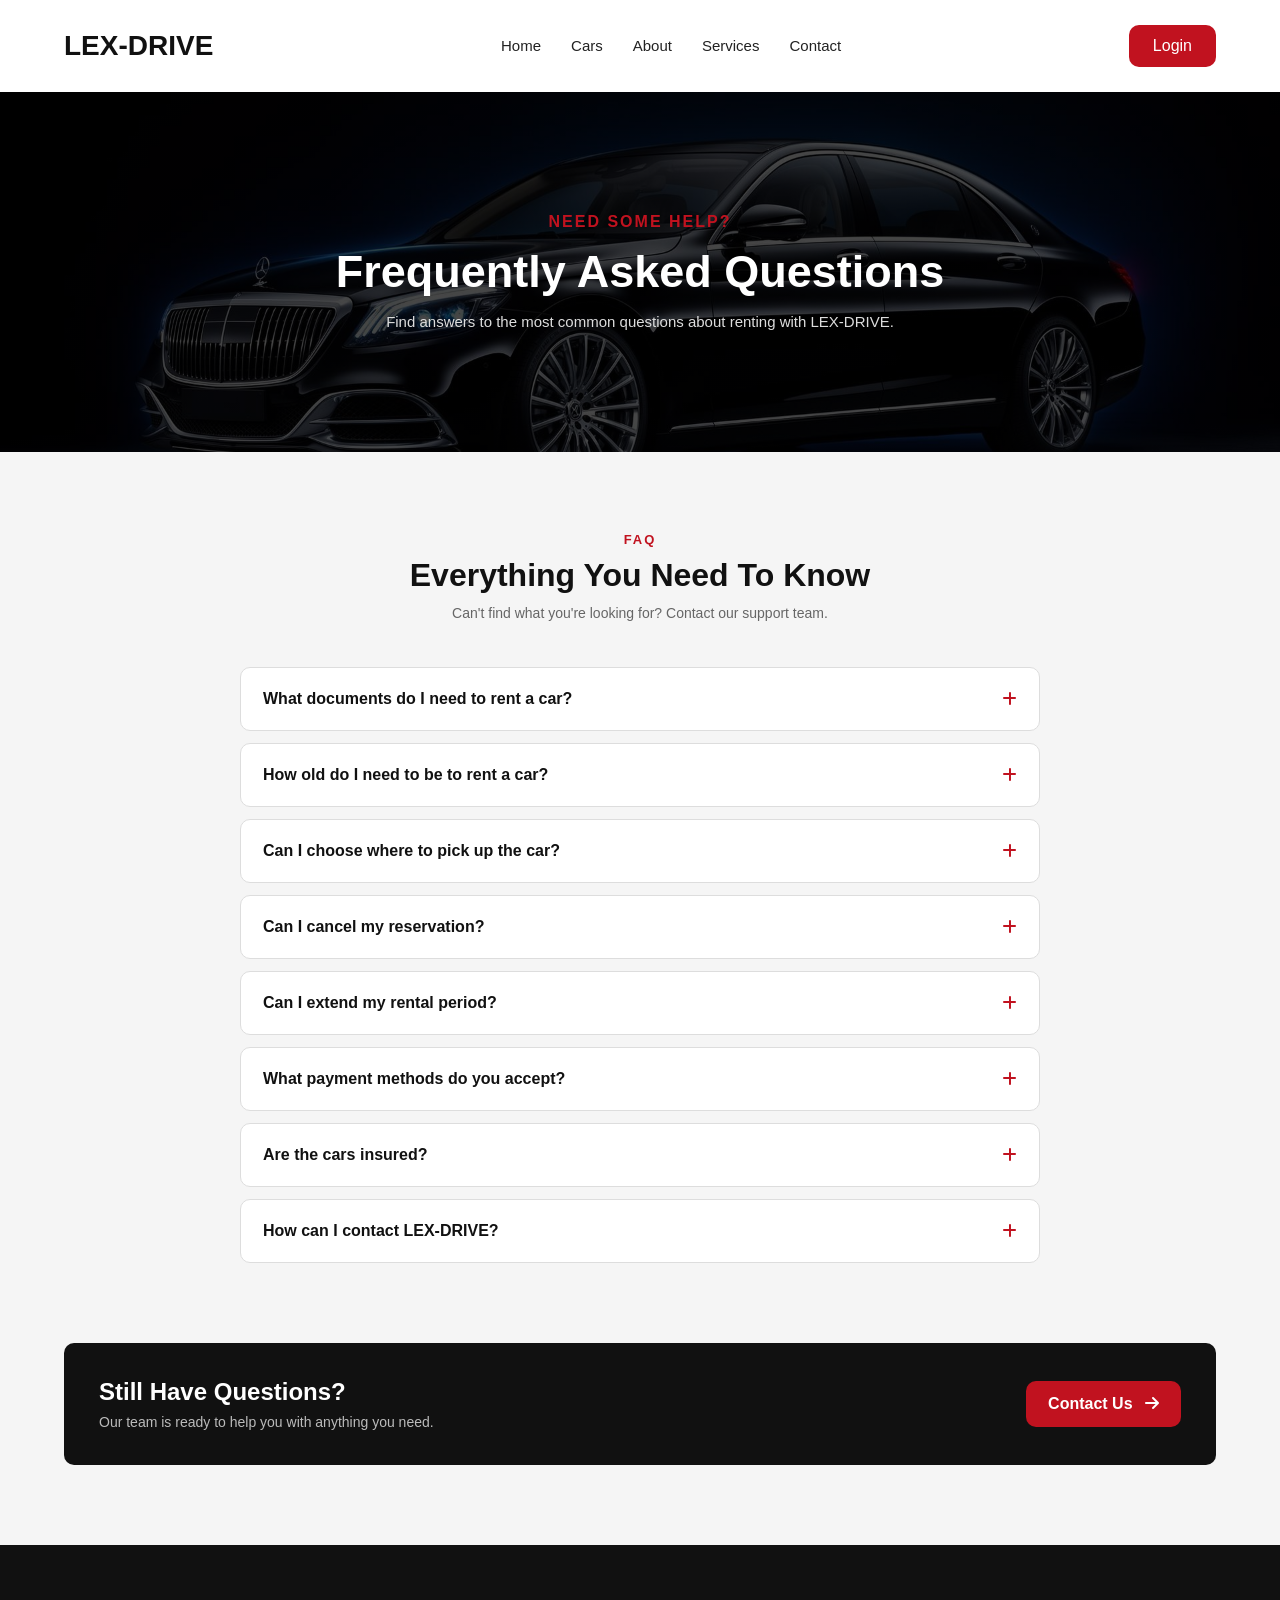
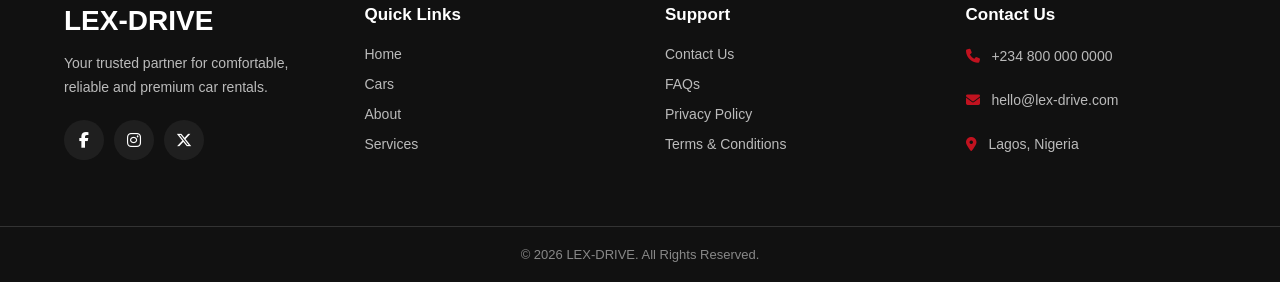
<file: faq.html>
<!DOCTYPE html>
<html lang="en">

<head>

    <meta charset="UTF-8">

    <meta name="viewport"
        content="width=device-width, initial-scale=1.0">

    <title>LEX-DRIVE - FAQs</title>

    <link rel="stylesheet"
        href="https://cdnjs.cloudflare.com/ajax/libs/font-awesome/6.6.0/css/all.min.css">

    <link rel="stylesheet"
        href="./style/faq.css">

    <link rel="stylesheet" href="./style/responsive.css">

</head>


<body>


    <!-- =========================
         NAVBAR
    ========================= -->

    <header>

        <nav>

            <a href="index.html" class="logo">
                LEX-DRIVE
            </a>

            <ul class="nav-links">

                <li><a href="index.html">Home</a></li>
                <li><a href="cars.html">Cars</a></li>
                <li><a href="about.html">About</a></li>
                <li><a href="services.html">Services</a></li>
                <li><a href="contact.html">Contact</a></li>

                <li class="mobile-login-item">
                    <a href="login.html" class="mobile-login-link">
                        Login
                    </a>
                </li>

            </ul>

            <a href="login.html" class="login-btn">
                Login
            </a>

            <button class="menu-btn" type="button" aria-label="Open navigation menu" aria-expanded="false">
                <i class="fa-solid fa-bars"></i>
            </button>

        </nav>

    </header>



    <!-- =========================
         HERO
    ========================= -->

    <section class="page-hero">

        <div>

            <p>
                NEED SOME HELP?
            </p>

            <h1>
                Frequently Asked Questions
            </h1>

            <span>
                Find answers to the most common
                questions about renting with LEX-DRIVE.
            </span>

        </div>

    </section>



    <!-- =========================
         FAQ
    ========================= -->

    <main>

        <section class="faq-section">

            <div class="section-heading">

                <p>
                    FAQ
                </p>

                <h2>
                    Everything You Need To Know
                </h2>

                <span>
                    Can't find what you're looking for?
                    Contact our support team.
                </span>

            </div>



            <div class="faq-container">


                <!-- FAQ 1 -->

                <details class="faq-item">

                    <summary>

                        <span>
                            What documents do I need to rent a car?
                        </span>

                        <i class="fa-solid fa-plus"></i>

                    </summary>

                    <p>

                        You will generally need a valid
                        driver's license and a valid form
                        of identification. Additional
                        requirements may apply depending
                        on the vehicle and rental conditions.

                    </p>

                </details>



                <!-- FAQ 2 -->

                <details class="faq-item">

                    <summary>

                        <span>
                            How old do I need to be to rent a car?
                        </span>

                        <i class="fa-solid fa-plus"></i>

                    </summary>

                    <p>

                        Rental age requirements may vary
                        depending on the vehicle category.
                        Please contact LEX-DRIVE before
                        booking if you are unsure about
                        the requirements.

                    </p>

                </details>



                <!-- FAQ 3 -->

                <details class="faq-item">

                    <summary>

                        <span>
                            Can I choose where to pick up the car?
                        </span>

                        <i class="fa-solid fa-plus"></i>

                    </summary>

                    <p>

                        Yes. During the booking process,
                        you can enter your preferred
                        pick-up and drop-off locations.

                    </p>

                </details>



                <!-- FAQ 4 -->

                <details class="faq-item">

                    <summary>

                        <span>
                            Can I cancel my reservation?
                        </span>

                        <i class="fa-solid fa-plus"></i>

                    </summary>

                    <p>

                        Cancellation policies depend on
                        the booking conditions. Please
                        review your rental agreement or
                        contact our support team before
                        cancelling.

                    </p>

                </details>



                <!-- FAQ 5 -->

                <details class="faq-item">

                    <summary>

                        <span>
                            Can I extend my rental period?
                        </span>

                        <i class="fa-solid fa-plus"></i>

                    </summary>

                    <p>

                        Rental extensions may be possible
                        depending on vehicle availability.
                        Contact LEX-DRIVE as early as
                        possible if you need additional days.

                    </p>

                </details>



                <!-- FAQ 6 -->

                <details class="faq-item">

                    <summary>

                        <span>
                            What payment methods do you accept?
                        </span>

                        <i class="fa-solid fa-plus"></i>

                    </summary>

                    <p>

                        Available payment methods may
                        include cards, bank transfers and
                        payment at pickup. The available
                        options will be displayed during
                        the booking process.

                    </p>

                </details>



                <!-- FAQ 7 -->

                <details class="faq-item">

                    <summary>

                        <span>
                            Are the cars insured?
                        </span>

                        <i class="fa-solid fa-plus"></i>

                    </summary>

                    <p>

                        Insurance coverage depends on
                        the rental agreement and vehicle.
                        Please review the specific terms
                        associated with your booking.

                    </p>

                </details>



                <!-- FAQ 8 -->

                <details class="faq-item">

                    <summary>

                        <span>
                            How can I contact LEX-DRIVE?
                        </span>

                        <i class="fa-solid fa-plus"></i>

                    </summary>

                    <p>

                        You can reach our team through
                        the Contact page, where you can
                        find our available contact details
                        and send us a message.

                    </p>

                </details>


            </div>

        </section>



        <!-- CTA -->

        <section class="faq-cta">

            <div>

                <h2>
                    Still Have Questions?
                </h2>

                <p>
                    Our team is ready to help you
                    with anything you need.
                </p>

            </div>


            <a href="contact.html"
                class="cta-btn">

                Contact Us

                <i class="fa-solid fa-arrow-right"></i>

            </a>

        </section>

    </main>



    <!-- =========================
         FOOTER
    ========================= -->

    <footer>

        <div class="footer-container">


            <div class="footer-column">

                <a href="index.html"
                    class="footer-logo">

                    LEX-DRIVE

                </a>

                <p>
                    Your trusted partner for
                    comfortable, reliable and
                    premium car rentals.
                </p>


                <div class="social-icons">

                    <a href="#">

                        <i class="fa-brands fa-facebook-f"></i>

                    </a>

                    <a href="#">

                        <i class="fa-brands fa-instagram"></i>

                    </a>

                    <a href="#">

                        <i class="fa-brands fa-x-twitter"></i>

                    </a>

                </div>

            </div>



            <div class="footer-column">

                <h3>
                    Quick Links
                </h3>

                <ul>

                    <li>
                        <a href="index.html">
                            Home
                        </a>
                    </li>

                    <li>
                        <a href="cars.html">
                            Cars
                        </a>
                    </li>

                    <li>
                        <a href="about.html">
                            About
                        </a>
                    </li>

                    <li>
                        <a href="services.html">
                            Services
                        </a>
                    </li>

                </ul>

            </div>



            <div class="footer-column">

                <h3>
                    Support
                </h3>

                <ul>

                    <li>
                        <a href="contact.html">
                            Contact Us
                        </a>
                    </li>

                    <li>
                        <a href="faq.html">
                            FAQs
                        </a>
                    </li>

                    <li>
                        <a href="privacy.html">
                            Privacy Policy
                        </a>
                    </li>

                    <li>
                        <a href="terms.html">
                            Terms & Conditions
                        </a>
                    </li>

                </ul>

            </div>



            <div class="footer-column">

                <h3>
                    Contact Us
                </h3>

                <p>
                    <i class="fa-solid fa-phone"></i>
                    +234 800 000 0000
                </p>

                <p>
                    <i class="fa-solid fa-envelope"></i>
                    hello@lex-drive.com
                </p>

                <p>
                    <i class="fa-solid fa-location-dot"></i>
                    Lagos, Nigeria
                </p>

            </div>

        </div>


        <div class="footer-bottom">

            <p>
                &copy; 2026 LEX-DRIVE.
                All Rights Reserved.
            </p>

        </div>

    </footer>
<script src="./scripts/menu.js"></script>

</body>

</html>
</file>
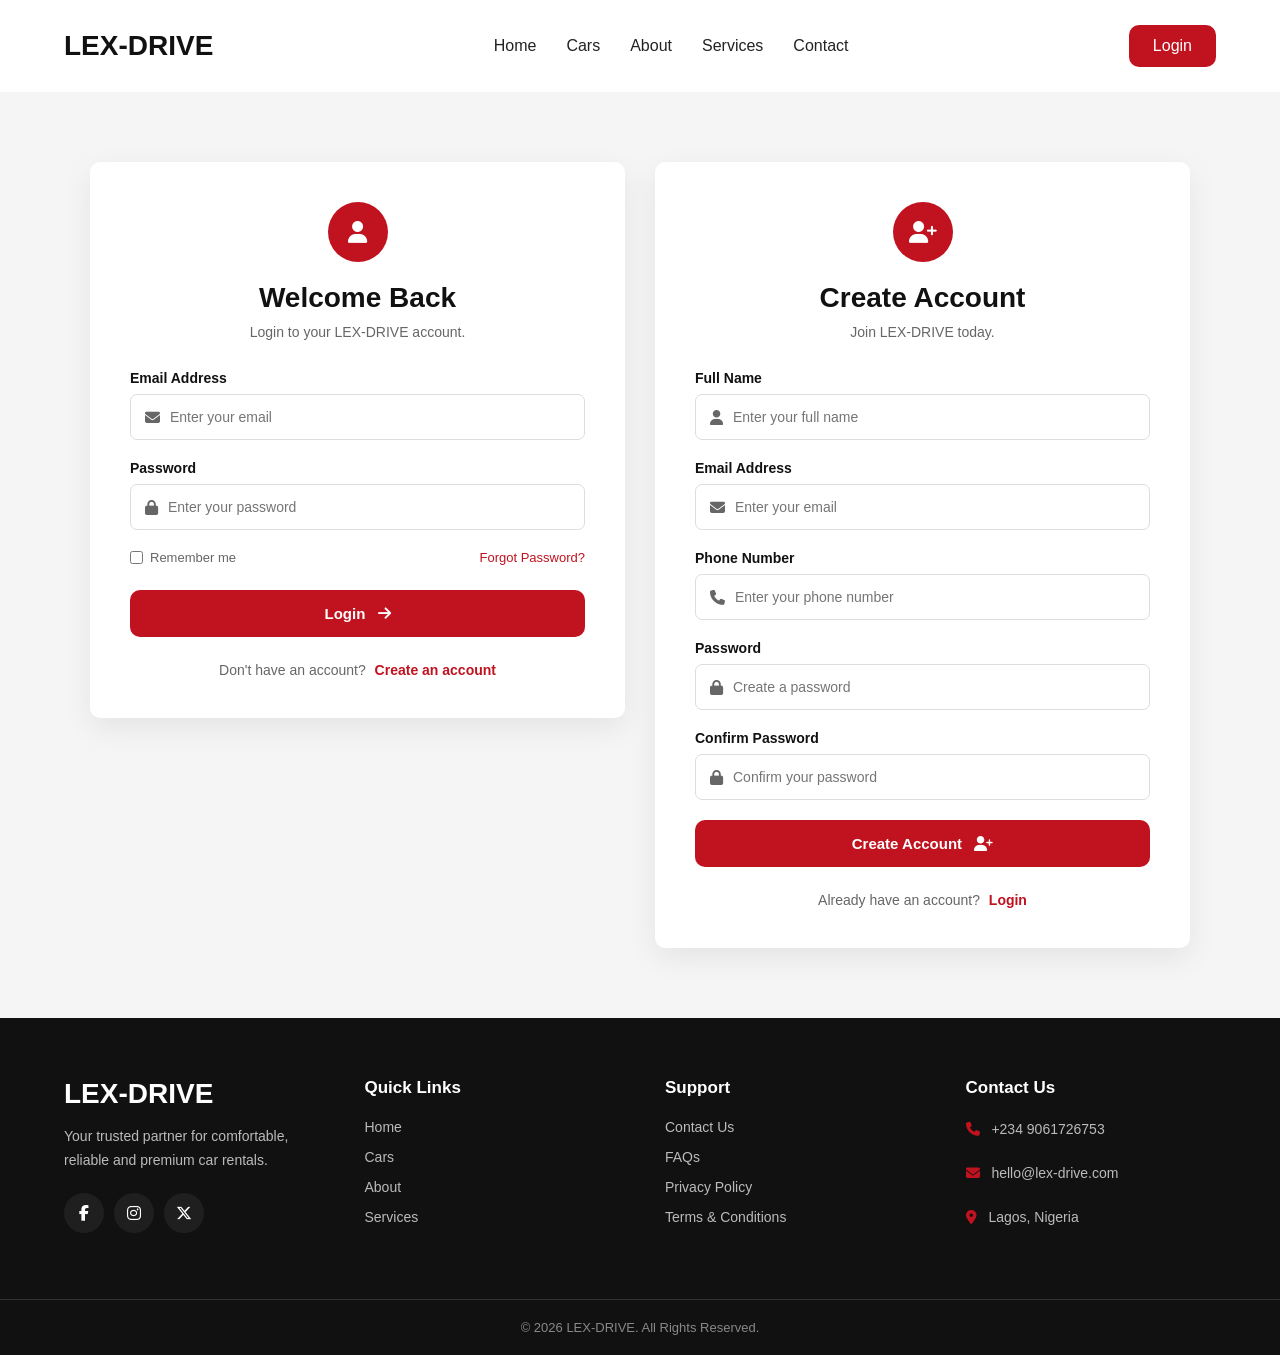
<file: login.html>
<!DOCTYPE html>
<html lang="en">

<head>

    <meta charset="UTF-8">

    <meta name="viewport"
        content="width=device-width, initial-scale=1.0">

    <title>LEX-DRIVE - Login</title>

    <!-- FONT AWESOME -->
    <link rel="stylesheet"
        href="https://cdnjs.cloudflare.com/ajax/libs/font-awesome/6.6.0/css/all.min.css">

    <link rel="stylesheet" href="./style/login.css">

    <link rel="stylesheet" href="./style/responsive.css">

</head>

<body id="top">


    <!-- =========================
         NAVBAR
    ========================= -->

    <header>

        <nav>

            <a href="index.html" class="logo">
                LEX-DRIVE
            </a>

            <ul class="nav-links">

                <li><a href="index.html">Home</a></li>
                <li><a href="cars.html">Cars</a></li>
                <li><a href="about.html">About</a></li>
                <li><a href="services.html">Services</a></li>
                <li><a href="contact.html">Contact</a></li>

                <li class="mobile-login-item">
                    <a href="login.html" class="mobile-login-link">
                        Login
                    </a>
                </li>

            </ul>

            <a href="login.html" class="login-btn">
                Login
            </a>

            <button class="menu-btn" type="button" aria-label="Open navigation menu" aria-expanded="false">
                <i class="fa-solid fa-bars"></i>
            </button>

        </nav>

    </header>



    <!-- =========================
         LOGIN SECTION
    ========================= -->

    <main class="auth-section">

        <div class="auth-container">


            <!-- =====================
                 LOGIN
            ====================== -->

            <div class="auth-box">

                <div class="auth-heading">

                    <div class="auth-icon">

                        <i class="fa-solid fa-user"></i>

                    </div>

                    <h1>
                        Welcome Back
                    </h1>

                    <p>
                        Login to your LEX-DRIVE account.
                    </p>

                </div>


                <form>


                    <!-- EMAIL -->

                    <div class="form-group">

                        <label for="login-email">
                            Email Address
                        </label>

                        <div class="input-box">

                            <i class="fa-solid fa-envelope"></i>

                            <input
                                type="email"
                                id="login-email"
                                placeholder="Enter your email"
                                required>

                        </div>

                    </div>


                    <!-- PASSWORD -->

                    <div class="form-group">

                        <label for="login-password">
                            Password
                        </label>

                        <div class="input-box">

                            <i class="fa-solid fa-lock"></i>

                            <input
                                type="password"
                                id="login-password"
                                placeholder="Enter your password"
                                required>

                        </div>

                    </div>


                    <!-- REMEMBER -->

                    <div class="form-options">

                        <label>

                            <input
                                type="checkbox">

                            Remember me

                        </label>


                        <a href="#">
                            Forgot Password?
                        </a>

                    </div>


                    <!-- LOGIN BUTTON -->

                    <button
                        type="submit"
                        class="auth-btn">

                        Login

                        <i class="fa-solid fa-arrow-right"></i>

                    </button>


                </form>


                <div class="auth-switch">

                    <p>
                        Don't have an account?
                    </p>

                    <a href="#register">
                        Create an account
                    </a>

                </div>

            </div>



            <!-- =====================
                 REGISTER
            ====================== -->

            <div class="auth-box register-box"
                id="register">

                <div class="auth-heading">

                    <div class="auth-icon">

                        <i class="fa-solid fa-user-plus"></i>

                    </div>

                    <h1>
                        Create Account
                    </h1>

                    <p>
                        Join LEX-DRIVE today.
                    </p>

                </div>


                <form>


                    <!-- FULL NAME -->

                    <div class="form-group">

                        <label for="fullname">
                            Full Name
                        </label>

                        <div class="input-box">

                            <i class="fa-solid fa-user"></i>

                            <input
                                type="text"
                                id="fullname"
                                placeholder="Enter your full name"
                                required>

                        </div>

                    </div>


                    <!-- EMAIL -->

                    <div class="form-group">

                        <label for="register-email">
                            Email Address
                        </label>

                        <div class="input-box">

                            <i class="fa-solid fa-envelope"></i>

                            <input
                                type="email"
                                id="register-email"
                                placeholder="Enter your email"
                                required>

                        </div>

                    </div>


                    <!-- PHONE -->

                    <div class="form-group">

                        <label for="register-phone">
                            Phone Number
                        </label>

                        <div class="input-box">

                            <i class="fa-solid fa-phone"></i>

                            <input
                                type="tel"
                                id="register-phone"
                                placeholder="Enter your phone number"
                                required>

                        </div>

                    </div>


                    <!-- PASSWORD -->

                    <div class="form-group">

                        <label for="register-password">
                            Password
                        </label>

                        <div class="input-box">

                            <i class="fa-solid fa-lock"></i>

                            <input
                                type="password"
                                id="register-password"
                                placeholder="Create a password"
                                required>

                        </div>

                    </div>


                    <!-- CONFIRM PASSWORD -->

                    <div class="form-group">

                        <label for="confirm-password">
                            Confirm Password
                        </label>

                        <div class="input-box">

                            <i class="fa-solid fa-lock"></i>

                            <input
                                type="password"
                                id="confirm-password"
                                placeholder="Confirm your password"
                                required>

                        </div>

                    </div>


                    <!-- REGISTER -->

                    <button
                        type="submit"
                        class="auth-btn">

                        Create Account

                        <i class="fa-solid fa-user-plus"></i>

                    </button>

                </form>


                <div class="auth-switch">

                    <p>
                        Already have an account?
                    </p>

                    <a href="#top">
                        Login
                    </a>

                </div>

            </div>

        </div>

    </main>



    <!-- =========================
         FOOTER
    ========================= -->

    <footer class="footer">

        <div class="footer-container">


            <div class="footer-column">

                <a href="index.html"
                    class="footer-logo">

                    LEX-DRIVE

                </a>

                <p>
                    Your trusted partner for
                    comfortable, reliable and
                    premium car rentals.
                </p>


                <div class="social-icons">

                    <a href="https://facebook.com"
                        target="_blank">

                        <i class="fa-brands fa-facebook-f"></i>

                    </a>

                    <a href="https://instagram.com"
                        target="_blank">

                        <i class="fa-brands fa-instagram"></i>

                    </a>

                    <a href="https://x.com"
                        target="_blank">

                        <i class="fa-brands fa-x-twitter"></i>

                    </a>

                </div>

            </div>


            <div class="footer-column">

                <h3>
                    Quick Links
                </h3>

                <ul>

                    <li>
                        <a href="index.html">
                            Home
                        </a>
                    </li>

                    <li>
                        <a href="cars.html">
                            Cars
                        </a>
                    </li>

                    <li>
                        <a href="about.html">
                            About
                        </a>
                    </li>

                    <li>
                        <a href="services.html">
                            Services
                        </a>
                    </li>

                </ul>

            </div>


            <div class="footer-column">

                <h3>
                    Support
                </h3>

                <ul>

                    <li>
                        <a href="contact.html">
                            Contact Us
                        </a>
                    </li>

                    <li>
                        <a href="faq.html">
                            FAQs
                        </a>
                    </li>

                    <li>
                        <a href="privacy.html">
                            Privacy Policy
                        </a>
                    </li>

                    <li>
                        <a href="terms.html">
                            Terms & Conditions
                        </a>
                    </li>

                </ul>

            </div>


            <div class="footer-column">

                <h3>
                    Contact Us
                </h3>

                <p>
                    <i class="fa-solid fa-phone"></i>
                    +234 9061726753
                </p>

                <p>
                    <i class="fa-solid fa-envelope"></i>
                    hello@lex-drive.com
                </p>

                <p>
                    <i class="fa-solid fa-location-dot"></i>
                    Lagos, Nigeria
                </p>

            </div>

        </div>


        <div class="footer-bottom">

            <p>
                &copy; 2026 LEX-DRIVE.
                All Rights Reserved.
            </p>

        </div>

    </footer>
<script src="./scripts/menu.js"></script>
</body>

</html>
</file>
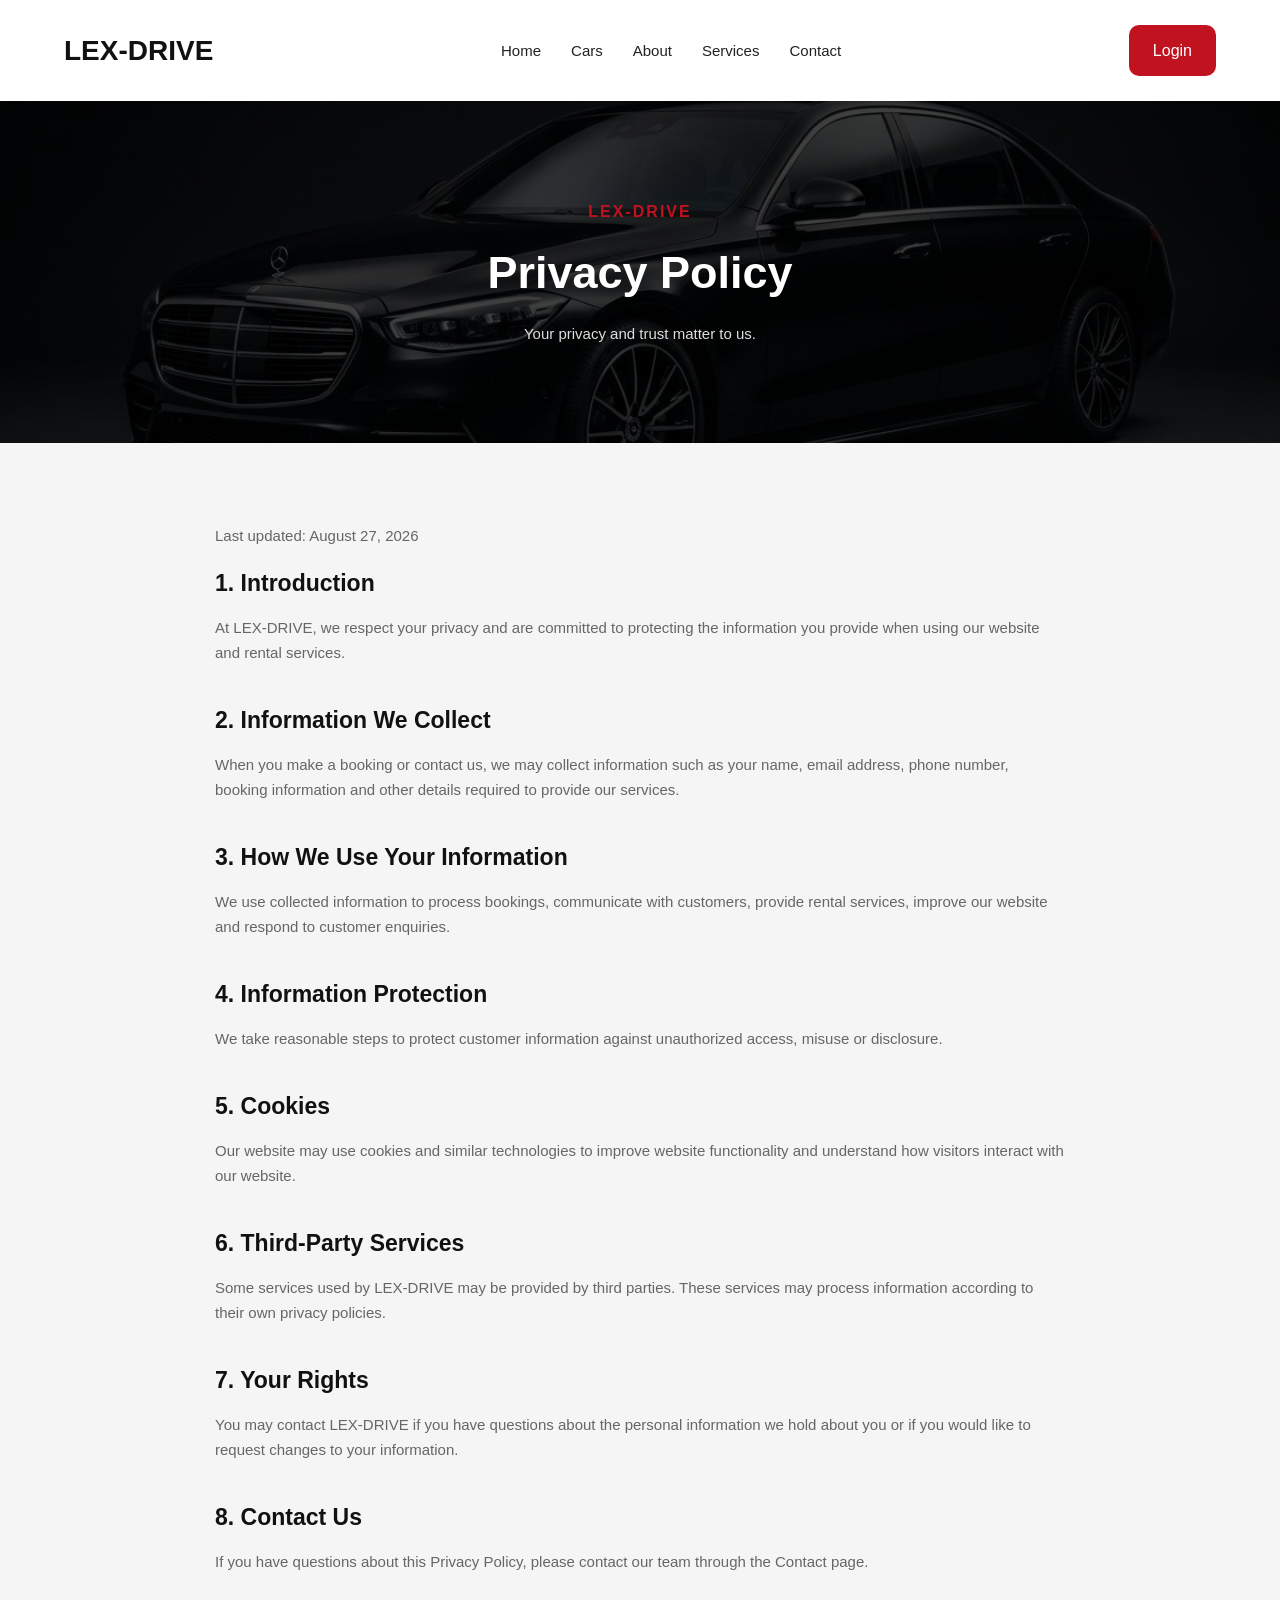
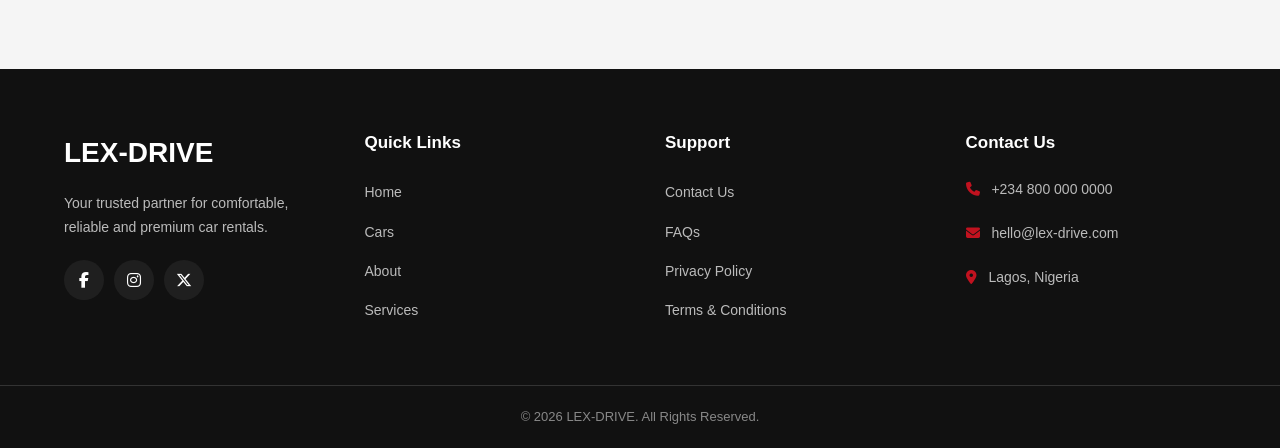
<file: privacy.html>
<!DOCTYPE html>
<html lang="en">

<head>

    <meta charset="UTF-8">

    <meta name="viewport"
        content="width=device-width, initial-scale=1.0">

    <title>LEX-DRIVE - Privacy Policy</title>

    <link rel="stylesheet"
        href="https://cdnjs.cloudflare.com/ajax/libs/font-awesome/6.6.0/css/all.min.css">

    <link rel="stylesheet"
        href="./style/privacy.css">

    <link rel="stylesheet" href="./style/responsive.css">

</head>


<body>


    <!-- NAVBAR -->

    <header>

        <nav>

            <a href="index.html" class="logo">
                LEX-DRIVE
            </a>

            <ul class="nav-links">

                <li><a href="index.html">Home</a></li>
                <li><a href="cars.html">Cars</a></li>
                <li><a href="about.html">About</a></li>
                <li><a href="services.html">Services</a></li>
                <li><a href="contact.html">Contact</a></li>

                <li class="mobile-login-item">
                    <a href="login.html" class="mobile-login-link">
                        Login
                    </a>
                </li>

            </ul>

            <a href="login.html" class="login-btn">
                Login
            </a>

            <button class="menu-btn" type="button" aria-label="Open navigation menu" aria-expanded="false">
                <i class="fa-solid fa-bars"></i>
            </button>

        </nav>

    </header>



    <!-- PAGE HERO -->

    <section class="page-hero">

        <p>
            LEX-DRIVE
        </p>

        <h1>
            Privacy Policy
        </h1>

        <span>
            Your privacy and trust matter to us.
        </span>

    </section>



    <!-- PRIVACY CONTENT -->

    <main>

        <section class="legal-section">

            <p class="updated">
                Last updated: August 27, 2026
            </p>


            <h2>
                1. Introduction
            </h2>

            <p>
                At LEX-DRIVE, we respect your privacy
                and are committed to protecting the
                information you provide when using our
                website and rental services.
            </p>


            <h2>
                2. Information We Collect
            </h2>

            <p>
                When you make a booking or contact us,
                we may collect information such as your
                name, email address, phone number,
                booking information and other details
                required to provide our services.
            </p>


            <h2>
                3. How We Use Your Information
            </h2>

            <p>
                We use collected information to process
                bookings, communicate with customers,
                provide rental services, improve our
                website and respond to customer
                enquiries.
            </p>


            <h2>
                4. Information Protection
            </h2>

            <p>
                We take reasonable steps to protect
                customer information against unauthorized
                access, misuse or disclosure.
            </p>


            <h2>
                5. Cookies
            </h2>

            <p>
                Our website may use cookies and similar
                technologies to improve website
                functionality and understand how visitors
                interact with our website.
            </p>


            <h2>
                6. Third-Party Services
            </h2>

            <p>
                Some services used by LEX-DRIVE may be
                provided by third parties. These services
                may process information according to
                their own privacy policies.
            </p>


            <h2>
                7. Your Rights
            </h2>

            <p>
                You may contact LEX-DRIVE if you have
                questions about the personal information
                we hold about you or if you would like
                to request changes to your information.
            </p>


            <h2>
                8. Contact Us
            </h2>

            <p>
                If you have questions about this Privacy
                Policy, please contact our team through
                the Contact page.
            </p>


        </section>

    </main>



    <!-- FOOTER -->

    <footer>

        <div class="footer-container">


            <div class="footer-column">

                <a href="index.html"
                    class="footer-logo">

                    LEX-DRIVE

                </a>

                <p>
                    Your trusted partner for
                    comfortable, reliable and
                    premium car rentals.
                </p>


                <div class="social-icons">

                    <a href="#">
                        <i class="fa-brands fa-facebook-f"></i>
                    </a>

                    <a href="#">
                        <i class="fa-brands fa-instagram"></i>
                    </a>

                    <a href="#">
                        <i class="fa-brands fa-x-twitter"></i>
                    </a>

                </div>

            </div>



            <div class="footer-column">

                <h3>
                    Quick Links
                </h3>

                <ul>

                    <li>
                        <a href="index.html">
                            Home
                        </a>
                    </li>

                    <li>
                        <a href="cars.html">
                            Cars
                        </a>
                    </li>

                    <li>
                        <a href="about.html">
                            About
                        </a>
                    </li>

                    <li>
                        <a href="services.html">
                            Services
                        </a>
                    </li>

                </ul>

            </div>



            <div class="footer-column">

                <h3>
                    Support
                </h3>

                <ul>

                    <li>
                        <a href="contact.html">
                            Contact Us
                        </a>
                    </li>

                    <li>
                        <a href="faq.html">
                            FAQs
                        </a>
                    </li>

                    <li>
                        <a href="privacy.html">
                            Privacy Policy
                        </a>
                    </li>

                    <li>
                        <a href="terms.html">
                            Terms & Conditions
                        </a>
                    </li>

                </ul>

            </div>



            <div class="footer-column">

                <h3>
                    Contact Us
                </h3>

                <p>
                    <i class="fa-solid fa-phone"></i>
                    +234 800 000 0000
                </p>

                <p>
                    <i class="fa-solid fa-envelope"></i>
                    hello@lex-drive.com
                </p>

                <p>
                    <i class="fa-solid fa-location-dot"></i>
                    Lagos, Nigeria
                </p>

            </div>

        </div>


        <div class="footer-bottom">

            <p>
                &copy; 2026 LEX-DRIVE.
                All Rights Reserved.
            </p>

        </div>

    </footer>

<script src="./scripts/menu.js"></script>
</body>

</html>
</file>
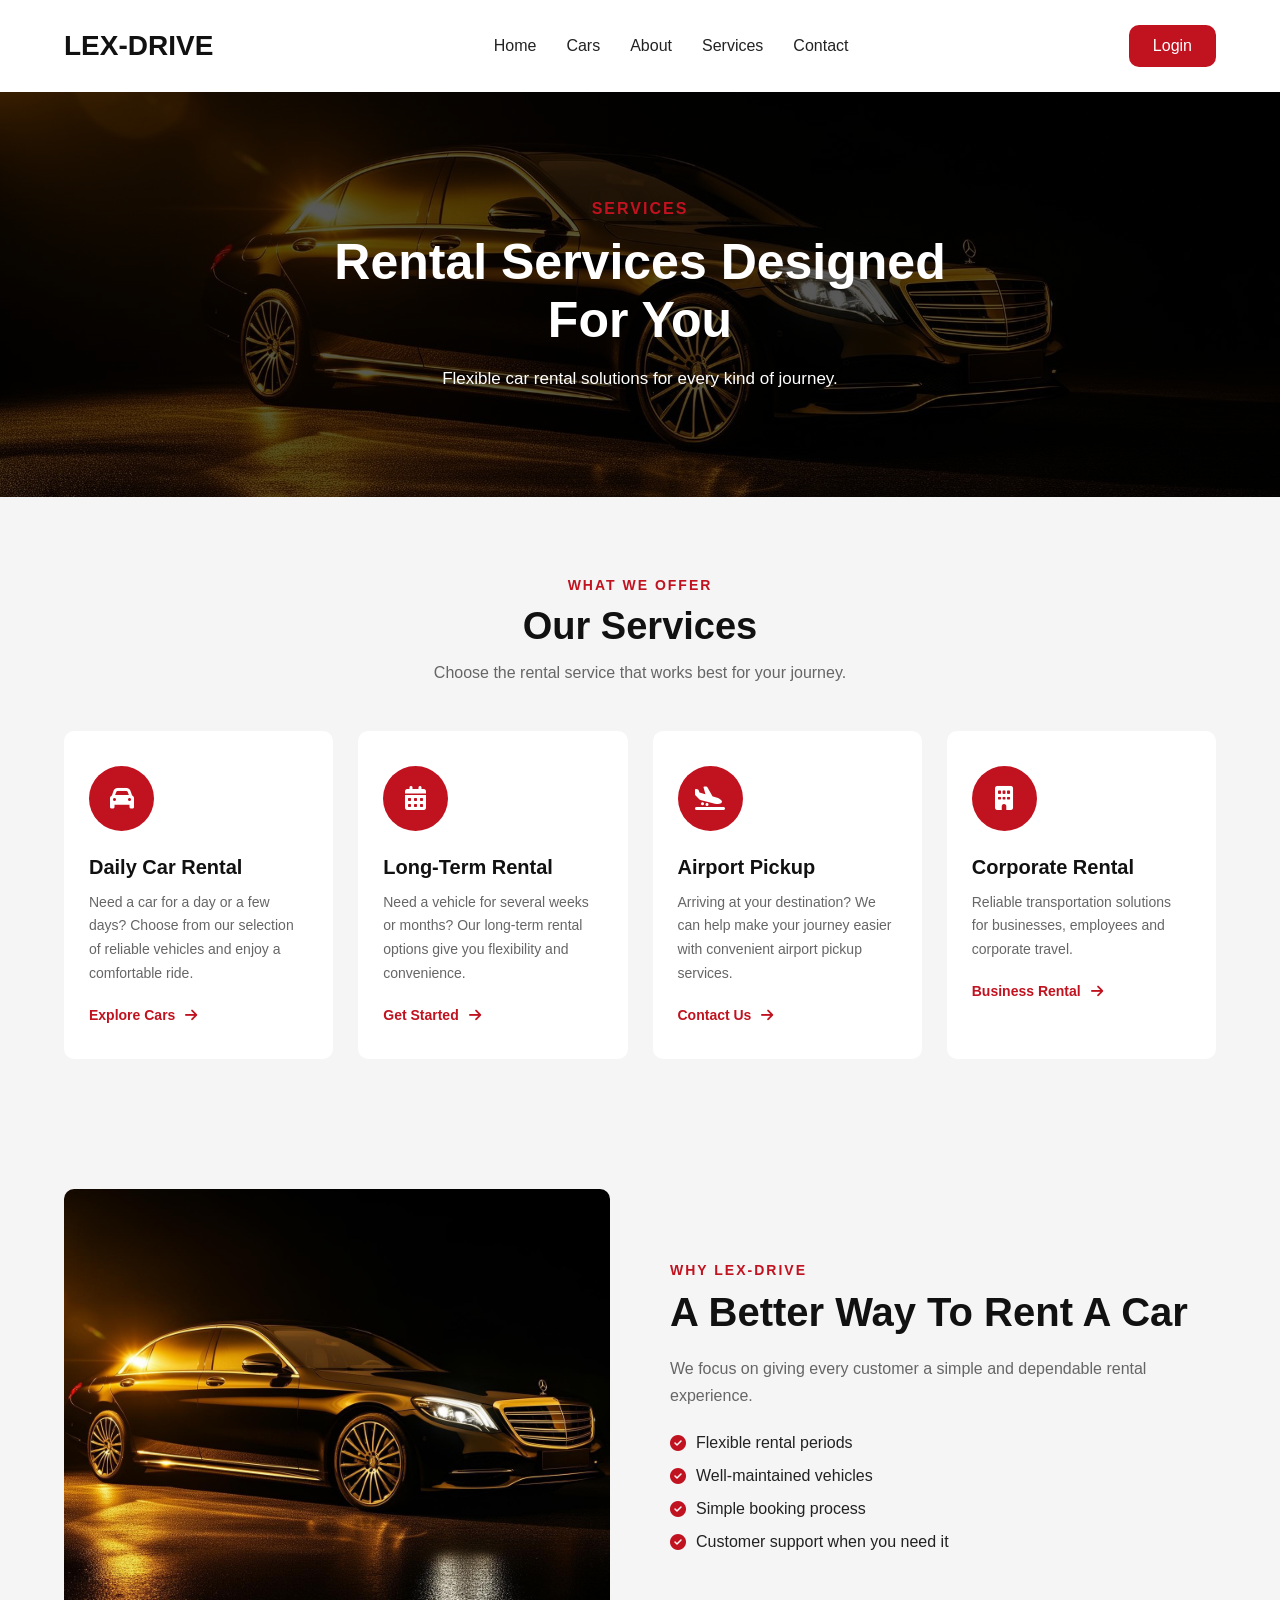
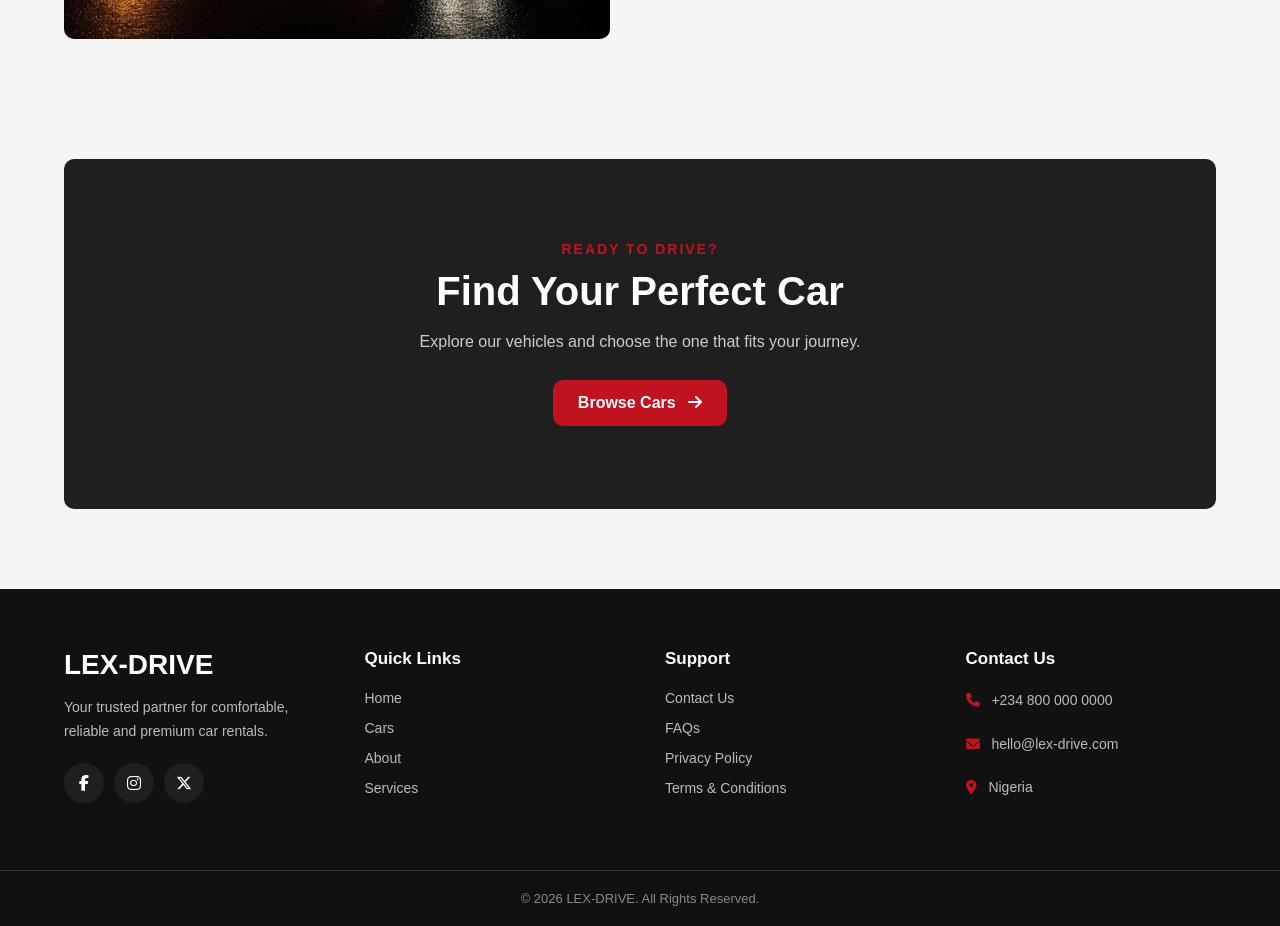
<file: services.html>
<!DOCTYPE html>
<html lang="en">

<head>

    <meta charset="UTF-8">

    <meta name="viewport"
        content="width=device-width, initial-scale=1.0">

    <title>LEX-DRIVE - Services</title>

    <!-- FONT AWESOME -->
    <link rel="stylesheet"
        href="https://cdnjs.cloudflare.com/ajax/libs/font-awesome/6.6.0/css/all.min.css">

    <!-- SERVICES CSS -->
    <link rel="stylesheet" href="./style/services.css">

    <link rel="stylesheet" href="./style/responsive.css">

</head>

<body>


    <!-- =========================
         NAVBAR
    ========================= -->

    <header>

        <nav>

            <a href="index.html" class="logo">
                LEX-DRIVE
            </a>

            <ul class="nav-links">

                <li><a href="index.html">Home</a></li>
                <li><a href="cars.html">Cars</a></li>
                <li><a href="about.html">About</a></li>
                <li><a href="services.html">Services</a></li>
                <li><a href="contact.html">Contact</a></li>

                <li class="mobile-login-item">
                    <a href="login.html" class="mobile-login-link">
                        Login
                    </a>
                </li>

            </ul>

            <a href="login.html" class="login-btn">
                Login
            </a>

            <button class="menu-btn" type="button" aria-label="Open navigation menu" aria-expanded="false">
                <i class="fa-solid fa-bars"></i>
            </button>

        </nav>

    </header>



    <!-- =========================
         PAGE HERO
    ========================= -->

    <section class="page-hero">

        <div>

            <p>SERVICES</p>

            <h1>
                Rental Services
                Designed For You
            </h1>

            <span>
                Flexible car rental solutions for
                every kind of journey.
            </span>

        </div>

    </section>



    <!-- =========================
         SERVICES
    ========================= -->

    <section class="services">

        <div class="section-heading">

            <p class="section-subtitle">
                WHAT WE OFFER
            </p>

            <h2>
                Our Services
            </h2>

            <p>
                Choose the rental service that
                works best for your journey.
            </p>

        </div>


        <div class="services-container">


            <!-- SERVICE 1 -->

            <div class="service-card">

                <div class="service-icon">

                    <i class="fa-solid fa-car"></i>

                </div>

                <h3>
                    Daily Car Rental
                </h3>

                <p>
                    Need a car for a day or a few days?
                    Choose from our selection of reliable
                    vehicles and enjoy a comfortable ride.
                </p>

                <a href="cars.html">

                    Explore Cars

                    <i class="fa-solid fa-arrow-right"></i>

                </a>

            </div>



            <!-- SERVICE 2 -->

            <div class="service-card">

                <div class="service-icon">

                    <i class="fa-solid fa-calendar-days"></i>

                </div>

                <h3>
                    Long-Term Rental
                </h3>

                <p>
                    Need a vehicle for several weeks or
                    months? Our long-term rental options
                    give you flexibility and convenience.
                </p>

                <a href="contact.html">

                    Get Started

                    <i class="fa-solid fa-arrow-right"></i>

                </a>

            </div>



            <!-- SERVICE 3 -->

            <div class="service-card">

                <div class="service-icon">

                    <i class="fa-solid fa-plane-arrival"></i>

                </div>

                <h3>
                    Airport Pickup
                </h3>

                <p>
                    Arriving at your destination?
                    We can help make your journey easier
                    with convenient airport pickup services.
                </p>

                <a href="contact.html">

                    Contact Us

                    <i class="fa-solid fa-arrow-right"></i>

                </a>

            </div>



            <!-- SERVICE 4 -->

            <div class="service-card">

                <div class="service-icon">

                    <i class="fa-solid fa-building"></i>

                </div>

                <h3>
                    Corporate Rental
                </h3>

                <p>
                    Reliable transportation solutions
                    for businesses, employees and
                    corporate travel.
                </p>

                <a href="contact.html">

                    Business Rental

                    <i class="fa-solid fa-arrow-right"></i>

                </a>

            </div>

        </div>

    </section>



    <!-- =========================
         WHY OUR SERVICES
    ========================= -->

    <section class="service-benefits">

        <div class="benefit-image">

            <img
                src="./media/img5.jpg"
                alt="LEX-DRIVE rental car">

        </div>


        <div class="benefit-content">

            <p class="section-subtitle">
                WHY LEX-DRIVE
            </p>

            <h2>
                A Better Way
                To Rent A Car
            </h2>

            <p>
                We focus on giving every customer
                a simple and dependable rental
                experience.
            </p>


            <div class="benefit-list">

                <div>

                    <i class="fa-solid fa-circle-check"></i>

                    <span>
                        Flexible rental periods
                    </span>

                </div>


                <div>

                    <i class="fa-solid fa-circle-check"></i>

                    <span>
                        Well-maintained vehicles
                    </span>

                </div>


                <div>

                    <i class="fa-solid fa-circle-check"></i>

                    <span>
                        Simple booking process
                    </span>

                </div>


                <div>

                    <i class="fa-solid fa-circle-check"></i>

                    <span>
                        Customer support when you need it
                    </span>

                </div>

            </div>

        </div>

    </section>



    <!-- =========================
         CTA
    ========================= -->

    <section class="cta">

        <div class="cta-content">

            <p class="section-subtitle">
                READY TO DRIVE?
            </p>

            <h2>
                Find Your Perfect Car
            </h2>

            <p>
                Explore our vehicles and choose
                the one that fits your journey.
            </p>

            <a href="cars.html" class="cta-btn">

                Browse Cars

                <i class="fa-solid fa-arrow-right"></i>

            </a>

        </div>

    </section>



    <!-- =========================
         FOOTER
    ========================= -->

    <footer class="footer">

        <div class="footer-container">


            <!-- COMPANY -->

            <div class="footer-column">

                <a href="index.html"
                    class="footer-logo">

                    LEX-DRIVE

                </a>

                <p>
                    Your trusted partner for
                    comfortable, reliable and
                    premium car rentals.
                </p>


                <div class="social-icons">

                    <a href="https://facebook.com"
                        target="_blank">

                        <i class="fa-brands fa-facebook-f"></i>

                    </a>

                    <a href="https://instagram.com"
                        target="_blank">

                        <i class="fa-brands fa-instagram"></i>

                    </a>

                    <a href="https://x.com"
                        target="_blank">

                        <i class="fa-brands fa-x-twitter"></i>

                    </a>

                </div>

            </div>



            <!-- QUICK LINKS -->

            <div class="footer-column">

                <h3>
                    Quick Links
                </h3>

                <ul>

                    <li>
                        <a href="index.html">
                            Home
                        </a>
                    </li>

                    <li>
                        <a href="cars.html">
                            Cars
                        </a>
                    </li>

                    <li>
                        <a href="about.html">
                            About
                        </a>
                    </li>

                    <li>
                        <a href="services.html">
                            Services
                        </a>
                    </li>

                </ul>

            </div>



            <!-- SUPPORT -->

            <div class="footer-column">

                <h3>
                    Support
                </h3>

                <ul>

                    <li>
                        <a href="contact.html">
                            Contact Us
                        </a>
                    </li>

                    <li>
                        <a href="faq.html">
                            FAQs
                        </a>
                    </li>

                    <li>
                        <a href="privacy.html">
                            Privacy Policy
                        </a>
                    </li>

                    <li>
                        <a href="terms.html">
                            Terms & Conditions
                        </a>
                    </li>

                </ul>

            </div>



            <!-- CONTACT -->

            <div class="footer-column">

                <h3>
                    Contact Us
                </h3>

                <p>

                    <i class="fa-solid fa-phone"></i>

                    +234 800 000 0000

                </p>

                <p>

                    <i class="fa-solid fa-envelope"></i>

                    hello@lex-drive.com

                </p>

                <p>

                    <i class="fa-solid fa-location-dot"></i>

                    Nigeria

                </p>

            </div>

        </div>


        <div class="footer-bottom">

            <p>
                &copy; 2026 LEX-DRIVE.
                All Rights Reserved.
            </p>

        </div>

    </footer>

<script src="./scripts/menu.js"></script>
</body>

</html>
</file>
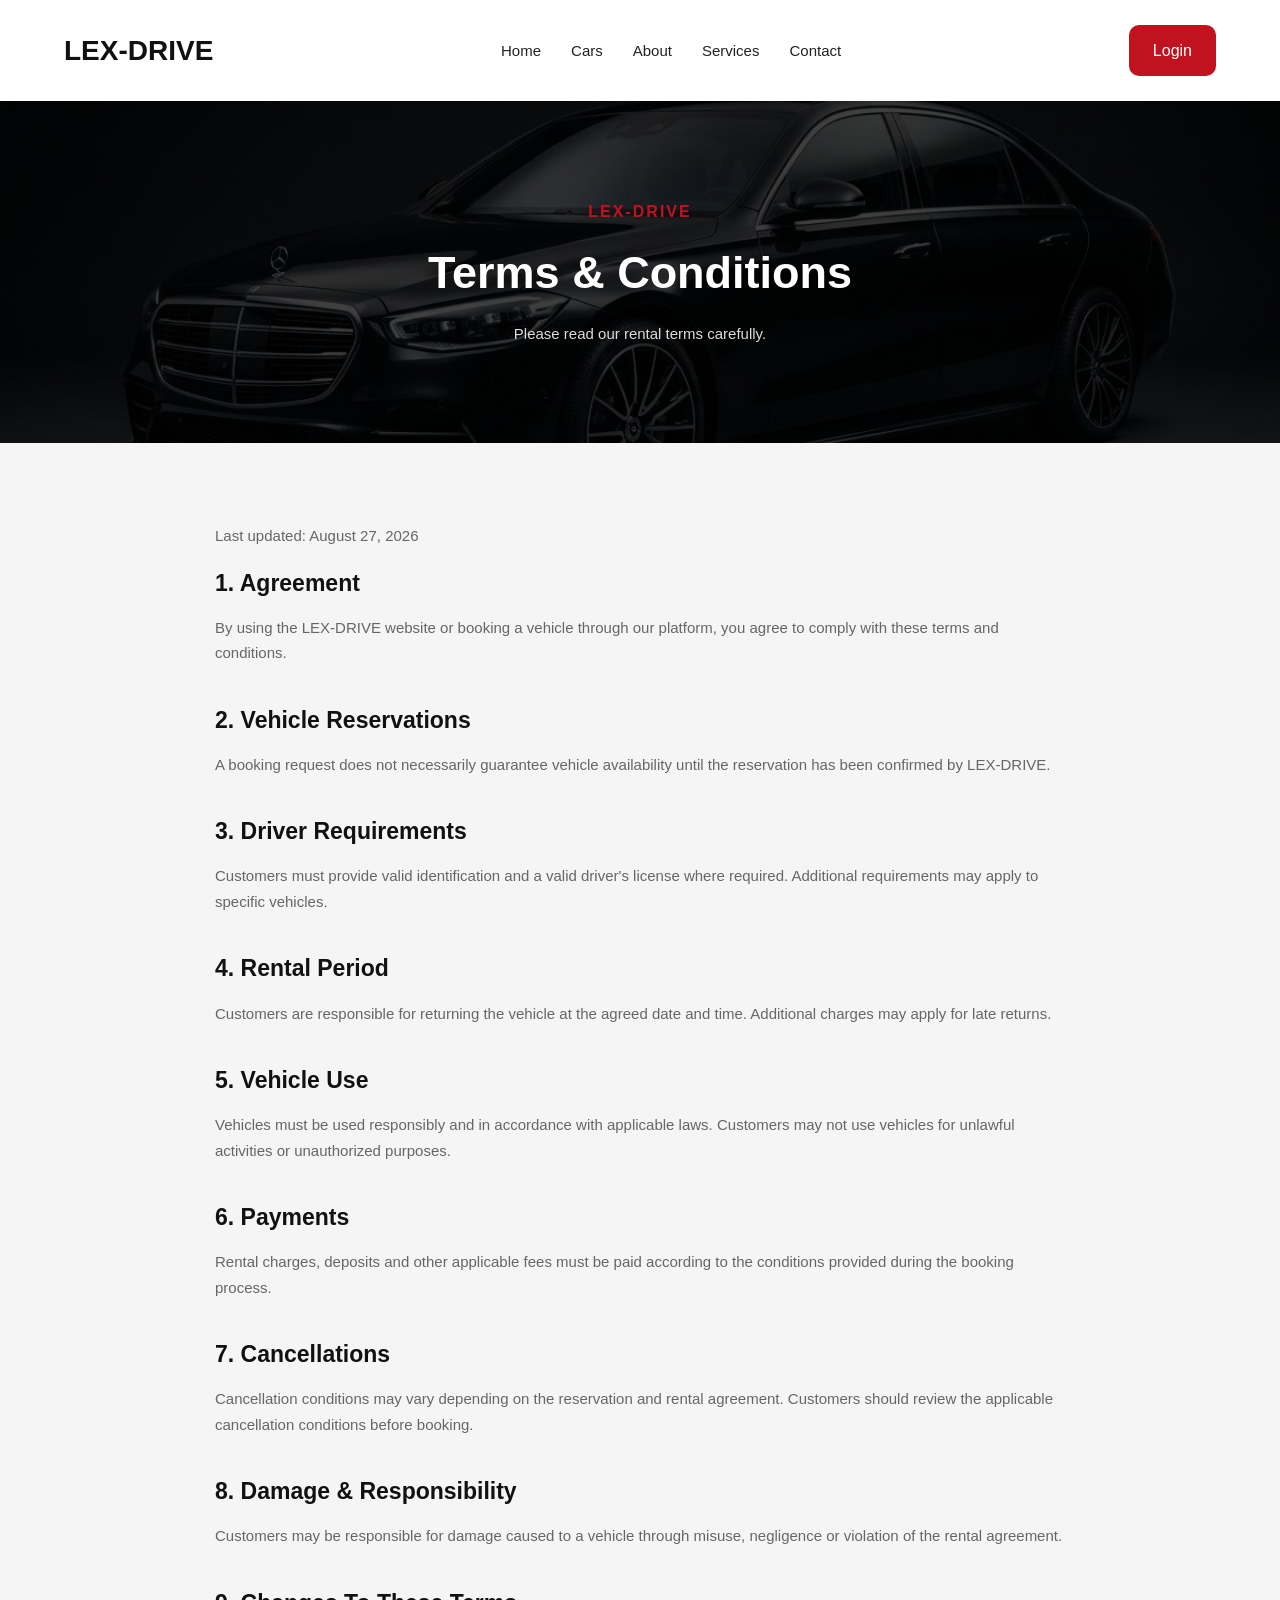
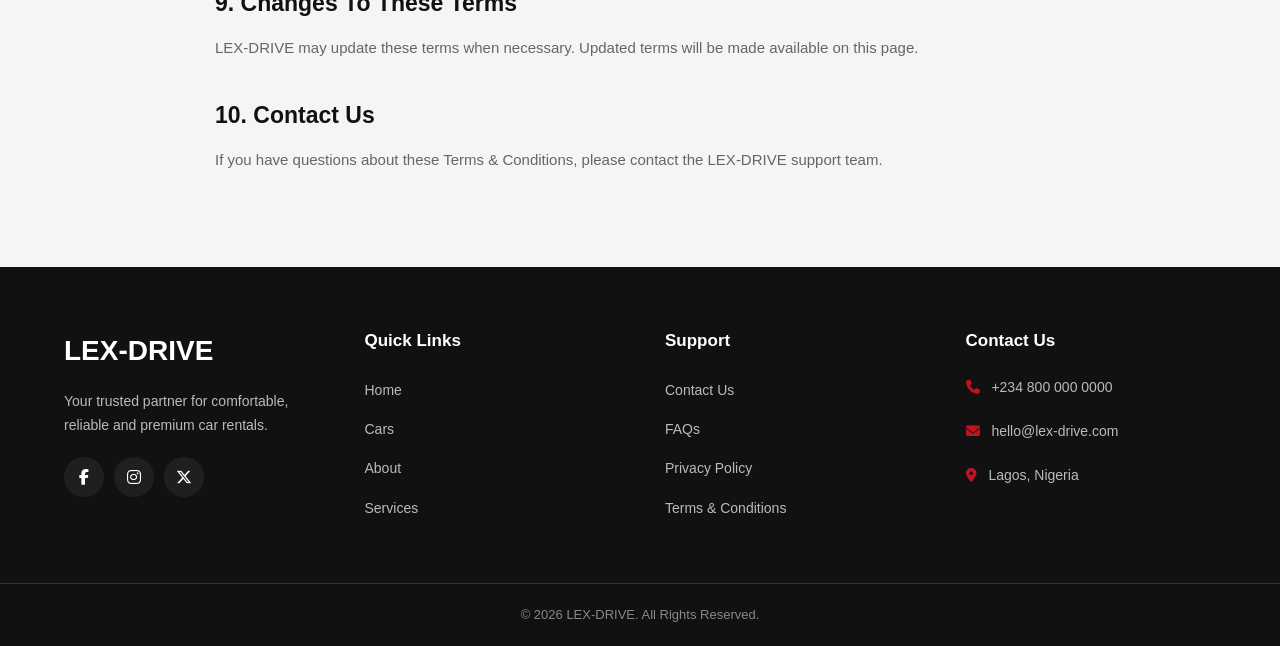
<file: terms.html>
<!DOCTYPE html>
<html lang="en">

<head>

    <meta charset="UTF-8">

    <meta name="viewport"
        content="width=device-width, initial-scale=1.0">

    <title>LEX-DRIVE - Terms & Conditions</title>

    <link rel="stylesheet"
        href="https://cdnjs.cloudflare.com/ajax/libs/font-awesome/6.6.0/css/all.min.css">

    <link rel="stylesheet"
        href="./style/terms.css">

    <link rel="stylesheet" href="./style/responsive.css">

</head>


<body>


    <!-- NAVBAR -->

    <header>

        <nav>

            <a href="index.html" class="logo">
                LEX-DRIVE
            </a>

            <ul class="nav-links">

                <li><a href="index.html">Home</a></li>
                <li><a href="cars.html">Cars</a></li>
                <li><a href="about.html">About</a></li>
                <li><a href="services.html">Services</a></li>
                <li><a href="contact.html">Contact</a></li>

                <li class="mobile-login-item">
                    <a href="login.html" class="mobile-login-link">
                        Login
                    </a>
                </li>

            </ul>

            <a href="login.html" class="login-btn">
                Login
            </a>

            <button class="menu-btn" type="button" aria-label="Open navigation menu" aria-expanded="false">
                <i class="fa-solid fa-bars"></i>
            </button>

        </nav>

    </header>



    <!-- HERO -->

    <section class="page-hero">

        <p>
            LEX-DRIVE
        </p>

        <h1>
            Terms & Conditions
        </h1>

        <span>
            Please read our rental terms carefully.
        </span>

    </section>



    <!-- CONTENT -->

    <main>

        <section class="legal-section">

            <p class="updated">
                Last updated: August 27, 2026
            </p>


            <h2>
                1. Agreement
            </h2>

            <p>
                By using the LEX-DRIVE website or
                booking a vehicle through our platform,
                you agree to comply with these terms
                and conditions.
            </p>


            <h2>
                2. Vehicle Reservations
            </h2>

            <p>
                A booking request does not necessarily
                guarantee vehicle availability until the
                reservation has been confirmed by
                LEX-DRIVE.
            </p>


            <h2>
                3. Driver Requirements
            </h2>

            <p>
                Customers must provide valid identification
                and a valid driver's license where required.
                Additional requirements may apply to
                specific vehicles.
            </p>


            <h2>
                4. Rental Period
            </h2>

            <p>
                Customers are responsible for returning
                the vehicle at the agreed date and time.
                Additional charges may apply for late
                returns.
            </p>


            <h2>
                5. Vehicle Use
            </h2>

            <p>
                Vehicles must be used responsibly and
                in accordance with applicable laws.
                Customers may not use vehicles for
                unlawful activities or unauthorized
                purposes.
            </p>


            <h2>
                6. Payments
            </h2>

            <p>
                Rental charges, deposits and other
                applicable fees must be paid according
                to the conditions provided during the
                booking process.
            </p>


            <h2>
                7. Cancellations
            </h2>

            <p>
                Cancellation conditions may vary
                depending on the reservation and
                rental agreement. Customers should
                review the applicable cancellation
                conditions before booking.
            </p>


            <h2>
                8. Damage & Responsibility
            </h2>

            <p>
                Customers may be responsible for
                damage caused to a vehicle through
                misuse, negligence or violation of
                the rental agreement.
            </p>


            <h2>
                9. Changes To These Terms
            </h2>

            <p>
                LEX-DRIVE may update these terms when
                necessary. Updated terms will be made
                available on this page.
            </p>


            <h2>
                10. Contact Us
            </h2>

            <p>
                If you have questions about these
                Terms & Conditions, please contact
                the LEX-DRIVE support team.
            </p>


        </section>

    </main>



    <!-- FOOTER -->

    <footer>

        <div class="footer-container">


            <div class="footer-column">

                <a href="index.html"
                    class="footer-logo">

                    LEX-DRIVE

                </a>

                <p>
                    Your trusted partner for
                    comfortable, reliable and
                    premium car rentals.
                </p>


                <div class="social-icons">

                    <a href="#">
                        <i class="fa-brands fa-facebook-f"></i>
                    </a>

                    <a href="#">
                        <i class="fa-brands fa-instagram"></i>
                    </a>

                    <a href="#">
                        <i class="fa-brands fa-x-twitter"></i>
                    </a>

                </div>

            </div>



            <div class="footer-column">

                <h3>
                    Quick Links
                </h3>

                <ul>

                    <li>
                        <a href="index.html">
                            Home
                        </a>
                    </li>

                    <li>
                        <a href="cars.html">
                            Cars
                        </a>
                    </li>

                    <li>
                        <a href="about.html">
                            About
                        </a>
                    </li>

                    <li>
                        <a href="services.html">
                            Services
                        </a>
                    </li>

                </ul>

            </div>



            <div class="footer-column">

                <h3>
                    Support
                </h3>

                <ul>

                    <li>
                        <a href="contact.html">
                            Contact Us
                        </a>
                    </li>

                    <li>
                        <a href="faq.html">
                            FAQs
                        </a>
                    </li>

                    <li>
                        <a href="privacy.html">
                            Privacy Policy
                        </a>
                    </li>

                    <li>
                        <a href="terms.html">
                            Terms & Conditions
                        </a>
                    </li>

                </ul>

            </div>



            <div class="footer-column">

                <h3>
                    Contact Us
                </h3>

                <p>
                    <i class="fa-solid fa-phone"></i>
                    +234 800 000 0000
                </p>

                <p>
                    <i class="fa-solid fa-envelope"></i>
                    hello@lex-drive.com
                </p>

                <p>
                    <i class="fa-solid fa-location-dot"></i>
                    Lagos, Nigeria
                </p>

            </div>

        </div>


        <div class="footer-bottom">

            <p>
                &copy; 2026 LEX-DRIVE.
                All Rights Reserved.
            </p>

        </div>

    </footer>

<script src="./scripts/menu.js"></script>
</body>

</html>
</file>
<file: style/index.css>
:root {
    --primary-color: #111111;
    --secondary-color: #1F1F1F;
    --accent-color: #C1121F;

    --white-color: #FFFFFF;
    --light-color: #F5F5F5;
    --gray-color: #666666;

    --text-color: #222222;

    --main-width: 90%;
    --border-radius: 10px;
}



* {
    margin: 0;
    padding: 0;
    box-sizing: border-box;
}

html {
    scroll-behavior: smooth;
}
body {
    font-family: Arial, Helvetica, sans-serif;
    background-color: var(--light-color);
    color: var(--text-color);
      overflow-x: hidden;
}


header {
    width: 100%;
}

nav {
    width: var(--main-width);
    margin: 0 auto;
    padding: 25px 0;

    display: flex;
    align-items: center;
    justify-content: space-between;
}

.logo {
    text-decoration: none;
    font-size: 28px;
    font-weight: bold;
    color: var(--primary-color);
}

nav ul {
    display: flex;
    gap: 30px;
    list-style: none;
}

nav ul a {
    text-decoration: none;
    color: var(--text-color);
    font-size: 16px;
}

.login-btn {
    text-decoration: none;
    color: var(--white-color);
    background-color: var(--accent-color);

    padding: 12px 24px;
    border-radius: var(--border-radius);
}


.hero {

    width: 100%;

    min-height: 90vh;

    display: flex;

    align-items: center;

    justify-content: center;

    padding: 60px 20px;

    background-image:

        linear-gradient(
            rgba(0, 0, 0, 0.45),
            rgba(0, 0, 0, 0.45)
        ),

        url("../media/img3.jpg");

    background-size: cover;

    background-position: center;

    background-repeat: no-repeat;

    color: var(--white-color);

    text-align: center;
}

.hero-content {
      max-width: 750px;
  
    margin: 0 auto;
}
.hero-label {

    font-size: 14px;

    font-weight: bold;

    letter-spacing: 3px;

    color: var(--accent-color);

    margin-bottom: 15px;
}

.hero-content h1 {

    font-size: 60px;

    line-height: 1.1;

    margin-bottom: 20px;
}


.hero h1 span {
    color: var(--accent-color);
}


.hero-text {

    max-width: 600px;

    margin: 0 auto 30px;

    color: #eeeeee;

    font-size: 17px;

    line-height: 1.7;
}

.hero-btn {

    display: inline-flex;

    align-items: center;

    gap: 10px;

    padding: 15px 25px;

    background-color:
        var(--accent-color);

    color:
        var(--white-color);

    text-decoration: none;

    border-radius:
        var(--border-radius);

    font-weight: bold;

    transition: 0.3s;
}


.hero-btn:hover {

    background-color:
        var(--white-color);

    color:
        var(--primary-color);
}

.login-btn:hover,
.hero-btn:hover,
.search-btn:hover {
    background-color: var(--secondary-color);
}


.cars {
    width: var(--main-width);
    margin: 0 auto;
    padding: 60px 0;
}
.search-btn {
    border: none;

    padding: 14px 25px;

    background-color: var(--accent-color);
    color: var(--white-color);

    border-radius: var(--border-radius);

    font-size: 15px;
    font-weight: bold;

    cursor: pointer;
}

.login-btn:hover,
.hero-btn:hover,
.search-btn:hover {
    background-color: var(--secondary-color);
}

.section-heading {
    text-align: center;
    margin-bottom: 40px;
}

.section-subtitle {
    color: var(--accent-color);
    font-size: 14px;
    font-weight: bold;
    letter-spacing: 2px;
    margin-bottom: 10px;
}

.section-heading h2 {
    font-size: 38px;
    color: var(--primary-color);
    margin-bottom: 15px;
}

.section-heading p:last-child {
    color: var(--gray-color);
    font-size: 16px;
}

.cars-container {
    display: flex;
    gap: 25px;
}
.car-card {
    flex: 1;
    background-color: var(--white-color);

    border-radius: var(--border-radius);

    overflow: hidden;

    box-shadow: 0 8px 25px rgba(0, 0, 0, 0.08);

    transition: 0.3s;
}
.car-card:hover {
    transform: translateY(-8px);
}
.car-image {
    width: 100%;
    height: 220px;
}

.car-image img {
    width: 100%;
    height: 100%;

    object-fit: cover;
}
.car-info {
    padding: 20px;
}
.car-name {
    display: flex;
    align-items: center;
    justify-content: space-between;

    margin-bottom: 12px;
}

.car-name h3 {
    font-size: 20px;
    color: var(--primary-color);
}

.car-name span {
    color: var(--accent-color);
    font-size: 14px;
}

.car-name i {
    margin-right: 4px;
}
.car-type {
    color: var(--gray-color);
    font-size: 14px;
    margin-bottom: 18px;
}

.car-type i {
    margin-right: 6px;
    color: var(--accent-color);
}
.car-details {
    display: flex;
    gap: 20px;

    padding: 15px 0;

    border-top: 1px solid #eee;
    border-bottom: 1px solid #eee;

    margin-bottom: 18px;
}

.car-details span {
    color: var(--gray-color);
    font-size: 13px;
}

.car-details i {
    color: var(--accent-color);
    margin-right: 5px;
}
.car-bottom {
    display: flex;
    align-items: center;
    justify-content: space-between;
}
.price strong {
    font-size: 22px;
    color: var(--primary-color);
}

.price span {
    font-size: 13px;
    color: var(--gray-color);
}
.details-btn {
    text-decoration: none;

    background-color: var(--accent-color);
    color: var(--white-color);

    padding: 10px 16px;

    border-radius: 6px;

    font-size: 13px;
    font-weight: bold;
}
.details-btn:hover {
    background-color: var(--secondary-color);
}
.view-all {
    text-align: center;
    margin-top: 40px;
}

.view-all a {
    display: inline-flex;
    align-items: center;
    gap: 8px;

    color: var(--accent-color);

    text-decoration: none;
    font-weight: bold;
}

.view-all i {
    margin-left: 8px;
}

.view-all a:hover {
    color: var(--secondary-color);
}


.why-us {
    width: var(--main-width);

    margin: 0 auto;

    padding: 80px 0;
}
.features-container {
    display: flex;

    gap: 25px;

    margin-top: 50px;
}
.feature {
    flex: 1;

    padding: 30px 25px;

    background-color: var(--white-color);

    text-align: center;

    border-radius: var(--border-radius);

    transition: 0.3s;
}
.feature:hover {
    transform: translateY(-8px);

    box-shadow:
        0 10px 25px rgba(0, 0, 0, 0.08);
}
.feature-icon {
    width: 60px;

    height: 60px;

    margin: 0 auto 20px;

    display: flex;

    align-items: center;

    justify-content: center;

    background-color: var(--accent-color);

    color: var(--white-color);

    border-radius: 50%;

    font-size: 24px;
}
.feature h3 {
    font-size: 20px;

    color: var(--primary-color);

    margin-bottom: 12px;
}
.feature p {
    color: var(--gray-color);

    font-size: 14px;

    line-height: 1.6;
}


.how-it-works {
    width: var(--main-width);

    margin: 0 auto;

    padding: 80px 0;
}

.steps-container {
    display: flex;

    gap: 30px;

    margin-top: 50px;
}
.step {
    flex: 1;

    text-align: center;

    position: relative;
}
.step-number {
    font-size: 14px;

    font-weight: bold;

    color: var(--accent-color);

    margin-bottom: 15px;
}
.step-number {
    font-size: 14px;

    font-weight: bold;

    color: var(--accent-color);

    margin-bottom: 15px;
}
.step h3 {
    font-size: 19px;

    color: var(--primary-color);

    margin-bottom: 10px;
}
.step h3 {
    font-size: 19px;

    color: var(--primary-color);

    margin-bottom: 10px;
}


.testimonials {
    width: var(--main-width);

    margin: 0 auto;

    padding: 80px 0;
}
.testimonial-card {
    flex: 1;

    padding: 30px;

    background-color: var(--white-color);

    border-radius: var(--border-radius);

    box-shadow:
        0 8px 25px rgba(0, 0, 0, 0.06);

    transition: 0.3s;
}
.testimonial-card:hover {
    transform: translateY(-5px);
}
.testimonial-top {
    display: flex;

    align-items: center;

    gap: 15px;

    margin-bottom: 20px;
}
.testimonial-top {
    display: flex;

    align-items: center;

    gap: 15px;

    margin-bottom: 20px;
}
.testimonial-top h3 {
    font-size: 17px;

    color: var(--primary-color);

    margin-bottom: 5px;
}
.testimonial-top p {
    color: var(--gray-color);

    font-size: 13px;
}
.stars {
    margin-bottom: 15px;

    color: var(--accent-color);
}

.stars i {
    margin-right: 2px;
}
.review {
    color: var(--gray-color);

    font-size: 15px;

    line-height: 1.7;
}

.cta {
    width: var(--main-width);
    min-height: 350px;
    margin: 40px auto 80px;
    padding: 60px;
    background-color: var(--primary-color);
    border-radius: var(--border-radius);
    display: flex;
    align-items: center;
    justify-content: center;
    text-align: center;
}
.cta-content {
    max-width: 650px;
}
.cta .section-subtitle {
    color: var(--accent-color);

    font-size: 14px;

    font-weight: bold;

    letter-spacing: 2px;

    margin-bottom: 12px;
}
.cta p {
    color: #cccccc;

    line-height: 1.6;

    margin-bottom: 25px;
}
.cta h2 {
    color: var(--white-color);
    font-size: 40px;
    margin-bottom: 15px;
}
.cta p a{
    color: #cccccc;

    line-height: 1.6;

    margin-bottom: 25px;
}
.cta-btn {

    display:
        inline-block;

    text-decoration:
        none;

    background-color:
        var(--accent-color);

    color:
        var(--white-color);

    padding:
        14px 25px;

    border-radius:
        var(--border-radius);

    font-weight:
        bold;
}


.cta-btn:hover {

    background-color:
        var(--white-color);

    color:
        var(--primary-color);
}


.cta-btn i {

    margin-left:
        8px;
}


.footer {
    background-color: var(--primary-color);

    color: var(--white-color);

    padding-top: 60px;
}
.footer-container {
    width: var(--main-width);

    margin: 0 auto;

    display: flex;

    gap: 50px;

    padding-bottom: 50px;
}
.footer-column {
    flex: 1;
}
.footer-logo {
    display: inline-block;

    text-decoration: none;

    color: var(--white-color);

    font-size: 28px;

    font-weight: bold;

    margin-bottom: 15px;
}
.footer-column > p {
    color: #bbbbbb;

    font-size: 14px;

    line-height: 1.7;

    margin-bottom: 20px;
}
.footer-column h3 {
    font-size: 17px;

    margin-bottom: 20px;
}
.footer-column ul {
    list-style: none;
}

.footer-column li {
    margin-bottom: 12px;
}

.footer-column li a {
    text-decoration: none;

    color: #bbbbbb;

    font-size: 14px;

    transition: 0.3s;
}

.footer-column li a:hover {
    color: var(--white-color);
}
.footer-column > p i {
    color: var(--accent-color);

    margin-right: 8px;
}
.social-icons {
    display: flex;

    gap: 10px;
}

.social-icons a {
    width: 40px;

    height: 40px;

    display: flex;

    align-items: center;

    justify-content: center;

    text-decoration: none;

    background-color: var(--secondary-color);

    color: var(--white-color);

    border-radius: 50%;

    transition: 0.3s;
}
.social-icons a:hover {
    background-color: var(--accent-color);
}
.footer-bottom {
    border-top: 1px solid #333333;

    text-align: center;

    padding: 20px;
}

.footer-bottom p {
    color: #888888;

    font-size: 13px;
}


.menu-btn {
    display: none;

    border: none;

    background: none;

    color: var(--primary-color);

    font-size: 24px;

    cursor: pointer;
}

@media (max-width: 1000px) {

    nav {
        padding: 20px 0;
    }

    nav ul {
        gap: 18px;
    }

    .hero {
        min-height: 75vh;
        padding: 50px 30px;
    }

    .hero-content {
        max-width: 650px;
    }

    .hero-content h1 {
        font-size: 50px;
    }

    .cars-container {
        flex-wrap: wrap;
    }

    .car-card {
        flex: 1 1 45%;
    }

    .features-container {
        flex-wrap: wrap;
    }

    .feature {
        flex: 1 1 45%;
    }

    .steps-container {
        flex-wrap: wrap;
    }

    .step {
        flex: 1 1 45%;
    }

    .testimonial-container {
        flex-wrap: wrap;
    }

    .testimonial-card {
        flex: 1 1 45%;
    }

    .footer-container {
        flex-wrap: wrap;
    }

    .footer-column {
        flex: 1 1 45%;
    }
}


@media (max-width: 768px) {

    /* NAVBAR */

    nav {
        position: relative;
        width: 92%;
        padding: 18px 0;
    }

    nav ul {
        display: none;
    }

    .login-btn {
        display: none;
    }

    .menu-btn {
        display: block;
    }

    .nav-links.show-menu {
        display: flex;
        flex-direction: column;

        position: absolute;
        top: 100%;
        left: 0;

        width: 100%;
        padding: 25px;

        gap: 20px;

        background-color: var(--white-color);

        box-shadow: 0 5px 15px rgba(0, 0, 0, 0.10);

        z-index: 1000;
    }

    .nav-links.show-menu li {
        width: 100%;
    }

    .nav-links.show-menu a {
        display: block;
        width: 100%;
    }


    /* HERO */

    .hero {
        width: 100%;
        min-height: 70vh;

        margin: 0;
        padding: 45px 25px;

        border-radius: 0;

        background-position: center;
    }

    .hero-content {
        width: 100%;
        max-width: 650px;
    }

    .hero-content h1 {
        font-size: 42px;
    }

    .hero-text {
        font-size: 16px;
    }


   

    .section-heading {
        margin-bottom: 30px;
    }

    .section-heading h2 {
        font-size: 32px;
    }

    .section-heading p:last-child {
        font-size: 15px;
        line-height: 1.6;
    }


   
    .cars {
        width: 92%;
        padding: 55px 0;
    }

    .cars-container {
        flex-direction: column;
    }

    .car-card {
        width: 100%;
    }

    .car-image {
        height: 240px;
    }

    .car-details {
        gap: 15px;
        flex-wrap: wrap;
    }



    .why-us {
        width: 92%;
        padding: 60px 0;
    }

    .features-container {
        flex-direction: column;
        gap: 20px;
        margin-top: 35px;
    }

    .feature {
        width: 100%;
    }

    .how-it-works {
        width: 92%;
        padding: 60px 0;
    }

    .steps-container {
        flex-direction: column;
        gap: 35px;
        margin-top: 35px;
    }

    .step {
        width: 100%;
    }

    .testimonials {
        width: 92%;
        padding: 60px 0;
    }

    .testimonial-container {
        flex-direction: column;
        gap: 20px;
    }

    .testimonial-card {
        width: 100%;
    }


    .cta {
        width: 92%;
        min-height: 300px;

        margin: 30px auto 60px;
        padding: 45px 25px;
    }

    .cta h2 {
        font-size: 34px;
    }

    .cta p {
        font-size: 15px;
    }


    .footer {
        padding-top: 50px;
    }

    .footer-container {
        width: 92%;
        flex-direction: column;
        gap: 35px;
        padding-bottom: 40px;
    }

    .footer-column {
        width: 100%;
    }
}




@media (max-width: 480px) {

    nav {
        width: 92%;
    }

    .logo {
        font-size: 23px;
    }

    .hero {
        min-height: 68vh;
        padding: 40px 18px;
    }

    .hero-label {
        font-size: 12px;
        letter-spacing: 2px;
    }

    .hero-content h1 {
        font-size: 34px;
        line-height: 1.15;
    }

    .hero-text {
        font-size: 14px;
        line-height: 1.6;
    }

    .hero-btn {
        padding: 13px 20px;
        font-size: 14px;
    }

    .cars,
    .why-us,
    .how-it-works,
    .testimonials {
        width: 92%;
    }

    .section-heading h2 {
        font-size: 28px;
    }

    .section-heading p:last-child {
        font-size: 14px;
    }

    .car-image {
        height: 200px;
    }

    .car-info {
        padding: 17px;
    }

    .car-name {
        align-items: flex-start;
        flex-wrap: wrap;
    }

    .car-name h3 {
        font-size: 18px;
    }

    .car-name span {
        font-size: 13px;
    }

    .car-details {
        gap: 12px;
    }

    .car-bottom {
        align-items: flex-start;
        flex-direction: column;
        gap: 12px;
    }

    .details-btn {
        width: 100%;
        text-align: center;
    }

    .feature {
        padding: 25px 20px;
    }

    .testimonial-card {
        padding: 25px 20px;
    }

    .review {
        font-size: 14px;
    }

    .cta {
        min-height: 280px;
        padding: 40px 20px;
    }

    .cta h2 {
        font-size: 28px;
    }

    .cta-btn {
        width: 100%;
        text-align: center;
    }

    .footer-container {
        width: 92%;
    }

    .footer-logo {
        font-size: 24px;
    }

    .footer-bottom {
        padding: 18px 12px;
    }
}




@media (max-width: 360px) {

    .hero {
        min-height: 65vh;
        padding: 35px 15px;
    }

    .hero-content h1 {
        font-size: 30px;
    }

    .hero-text {
        font-size: 13px;
    }

    .section-heading h2 {
        font-size: 25px;
    }

    .car-image {
        height: 180px;
    }

    .car-info {
        padding: 15px;
    }

    .car-name h3 {
        font-size: 17px;
    }

    .details-btn {
        padding: 10px 12px;
    }

    .cta h2 {
        font-size: 25px;
    }

    .footer-bottom p {
        font-size: 12px;
    }
}






/* =========================
   RESPONSIVE FINAL FIXES
========================= */
.menu-btn {
    display: none;
    border: none;
    background: transparent;
    color: var(--primary-color);
    font-size: 24px;
    cursor: pointer;
    padding: 8px;
}

img { max-width: 100%; }

@media (max-width: 768px) {
    .menu-btn { display: block; }
    .footer-container { flex-wrap: wrap; gap: 35px; }
    .footer-column { min-width: 220px; }
}

@media (max-width: 480px) {
    .footer-container { flex-direction: column; }
    .footer-column { min-width: 0; }
}
</file>
<file: style/responsive.css>
/* =====================================================
   LEX-DRIVE - RESPONSIVE LAYER
   Works with the existing page styles without changing
   the desktop design.
===================================================== */

html {
    width: 100%;
    overflow-x: hidden;
}

body {
    width: 100%;
    max-width: 100%;
    overflow-x: hidden;
}

*, *::before, *::after {
    box-sizing: border-box;
}

img,
svg,
video,
canvas {
    max-width: 100%;
}

img {
    height: auto;
}

button,
input,
select,
textarea {
    max-width: 100%;
}

input,
select,
textarea,
button {
    font: inherit;
}

/* ---------------- NAVIGATION ---------------- */

.menu-btn {
    display: none;
    align-items: center;
    justify-content: center;
    border: 0;
    background: transparent;
    color: var(--primary-color, #111111);
    font-size: 24px;
    line-height: 1;
    padding: 8px;
    cursor: pointer;
}

/* Keep desktop navigation horizontal. */
@media (max-width: 768px) {
    header {
        position: relative;
        z-index: 2000;
    }

    header nav,
    nav {
        width: 92%;
        min-height: 68px;
        margin: 0 auto;
        padding: 16px 0;
        flex-direction: row !important;
        flex-wrap: nowrap;
        gap: 12px;
        position: relative;
    }

    .logo {
        font-size: 24px;
        line-height: 1.1;
        white-space: nowrap;
    }

    .menu-btn {
        display: flex !important;
        margin-left: auto;
        flex: 0 0 auto;
    }

    nav > .login-btn,
    .login-btn {
        display: none !important;
    }

    nav > .nav-links,
    nav ul.nav-links {
        display: none !important;
        position: absolute;
        top: 100%;
        left: 0;
        width: 100%;
        margin: 0;
        padding: 20px;
        flex-direction: column !important;
        align-items: stretch;
        justify-content: flex-start;
        gap: 0;
        background: var(--white-color, #ffffff);
        box-shadow: 0 10px 25px rgba(0, 0, 0, .12);
        border-radius: 0 0 10px 10px;
        z-index: 2500;
    }

    nav ul.nav-links.show-menu {
        display: flex !important;
    }

    nav ul.nav-links li {
        width: 100%;
        margin: 0;
    }

    nav ul.nav-links li a {
        display: block;
        width: 100%;
        padding: 12px 4px;
        font-size: 15px;
    }

    /* Shared page hero */
    .page-hero,
    .booking-hero,
    .hero {
        width: 100%;
    }

    .page-hero {
        min-height: 360px;
        padding: 55px 20px;
    }

    .page-hero h1,
    .booking-hero h1 {
        font-size: 38px;
        line-height: 1.15;
        max-width: 100%;
        overflow-wrap: anywhere;
    }

    .page-hero span,
    .booking-hero span {
        display: block;
        line-height: 1.65;
        max-width: 620px;
        margin: 0 auto;
    }

    .section-heading h1,
    .section-heading h2 {
        max-width: 100%;
        overflow-wrap: anywhere;
    }

    /* Shared footer */
    .footer-container {
        width: 92%;
        flex-wrap: wrap;
        gap: 30px;
    }

    .footer-column {
        min-width: 0 !important;
        flex: 1 1 calc(50% - 30px);
    }
}

/* ---------------- TABLET ---------------- */

@media (max-width: 600px) {
    .page-hero,
    .booking-hero {
        min-height: 330px;
        padding: 48px 18px;
    }

    .page-hero h1,
    .booking-hero h1 {
        font-size: 34px;
    }

    .section-heading {
        width: 100%;
    }

    .section-heading h2 {
        font-size: 30px;
        line-height: 1.2;
    }

    .footer-container {
        flex-direction: column;
        width: 92%;
        gap: 28px;
    }

    .footer-column {
        width: 100%;
        flex: 0 0 auto;
    }

    /* Home */
    .hero {
        min-height: 620px;
        padding: 70px 20px;
    }

    .hero-content {
        width: 100%;
        max-width: 620px;
    }

    .hero-content h1 {
        font-size: 42px;
        line-height: 1.15;
    }

    .cars-container {
        display: flex !important;
        flex-direction: column !important;
        gap: 25px;
    }

    .car-card {
        min-width: 0;
    }

    .car-image {
        height: 240px;
    }

    .car-name {
        gap: 12px;
    }

    .car-name h3 {
        min-width: 0;
        overflow-wrap: anywhere;
    }

    .car-details {
        flex-wrap: wrap;
    }

    /* About */
    .about-intro {
        display: flex !important;
        flex-direction: column !important;
        align-items: stretch !important;
        gap: 35px;
    }

    .about-image {
        width: 100%;
        height: 320px;
    }

    .about-content {
        width: 100%;
    }

    .values-container {
        display: flex !important;
        flex-direction: column !important;
    }

    .value-card {
        width: 100%;
    }

    .stats {
        display: flex !important;
        flex-wrap: wrap;
        justify-content: center;
        gap: 25px 10px;
    }

    .stats .stat {
        width: calc(50% - 10px);
    }

    .cta,
    .faq-cta {
        flex-direction: column;
        align-items: flex-start;
        text-align: left;
    }

    .cta-btn {
        align-self: stretch;
        text-align: center;
    }

    /* Services */
    .services-container {
        display: flex !important;
        flex-direction: column !important;
        gap: 25px;
    }

    .service-card {
        width: 100%;
    }

    .service-benefits {
        display: flex !important;
        flex-direction: column !important;
        align-items: stretch !important;
        gap: 35px;
    }

    .benefit-image {
        width: 100%;
        height: 320px;
    }

    .benefit-content {
        width: 100%;
    }

    /* Contact */
    .contact-container {
        display: flex !important;
        flex-direction: column !important;
        gap: 25px;
    }

    .contact-info,
    .contact-form {
        width: 100%;
        min-width: 0;
    }

    .contact-item {
        min-width: 0;
    }

    .contact-item p,
    .contact-description {
        overflow-wrap: anywhere;
    }

    /* FAQ */
    .faq-container {
        width: 100%;
    }

    .faq-item summary {
        align-items: flex-start;
        gap: 16px;
    }

    .faq-item summary span {
        min-width: 0;
        overflow-wrap: anywhere;
    }

    /* Login */
    .auth-container {
        width: 92%;
        flex-direction: column !important;
        gap: 25px;
    }

    .auth-box,
    .register-box {
        width: 100% !important;
        min-width: 0;
    }

    .auth-box form,
    .form-group,
    .input-box {
        width: 100%;
        min-width: 0;
    }

    /* Legal pages */
    .legal-section {
        width: 92% !important;
        max-width: 100% !important;
    }

    .legal-section p,
    .legal-section h2 {
        overflow-wrap: anywhere;
    }

    /* View details */
    .car-details-section {
        width: 92%;
        padding: 42px 0 55px;
    }

    .details-container {
        display: flex;
        flex-direction: column !important;
        align-items: stretch !important;
        gap: 30px;
    }

    .details-image {
        width: 100%;
        height: 330px !important;
        flex: 0 0 auto;
    }

    .details-image img {
        width: 100%;
        height: 100% !important;
        object-fit: cover;
    }

    .details-content {
        width: 100%;
        min-width: 0;
    }

    .details-content h1 {
        font-size: 34px;
        line-height: 1.15;
        overflow-wrap: anywhere;
    }

    .description {
        line-height: 1.7;
        overflow-wrap: anywhere;
    }

    .specs {
        grid-template-columns: 1fr 1fr !important;
    }

    .spec {
        min-width: 0;
    }

    .spec span {
        min-width: 0;
        overflow-wrap: anywhere;
    }

    .details-bottom {
        width: 100%;
        gap: 18px;
    }

    .details-price,
    .book-btn {
        min-width: 0;
    }

    .book-btn {
        text-align: center;
    }

    .features-container {
        display: flex !important;
        flex-direction: column !important;
        gap: 20px;
    }

    .feature {
        width: 100%;
    }

    /* Booking */
    .booking-section {
        width: 92%;
    }

    .booking-container {
        grid-template-columns: 1fr !important;
    }

    .booking-card {
        width: 100%;
        min-width: 0;
        padding: 28px 22px;
    }

    .form-row {
        grid-template-columns: 1fr !important;
    }

    .input-box input,
    .input-box select,
    .form-group textarea {
        min-width: 0;
    }

    .booking-summary {
        width: 100%;
        flex-direction: column !important;
        align-items: stretch !important;
        text-align: center;
        gap: 20px;
    }

    .summary-price {
        align-items: center !important;
    }

    .confirm-btn {
        width: 100%;
    }

    /* Booking success */
    .success-section {
        width: 92% !important;
        padding: 50px 0;
    }

    .success-card {
        width: 100%;
        padding: 35px 22px;
    }

    .booking-details {
        width: 100%;
    }

    .detail-row {
        gap: 15px;
    }

    .detail-row strong {
        min-width: 0;
        text-align: right;
        overflow-wrap: anywhere;
    }

    .success-buttons {
        flex-direction: column !important;
        align-items: stretch !important;
    }

    .success-buttons a {
        width: 100%;
        text-align: center;
    }
}

/* ---------------- NORMAL PHONES ---------------- */

@media (max-width: 480px) {
    header nav,
    nav {
        width: 92%;
        padding: 14px 0;
    }

    .logo {
        font-size: 22px;
    }

    .menu-btn {
        font-size: 22px;
        padding: 7px;
    }

    .nav-links {
        padding: 16px !important;
    }

    .page-hero,
    .booking-hero {
        min-height: 300px;
        padding: 42px 16px;
    }

    .page-hero p,
    .booking-hero p {
        font-size: 12px;
        margin-bottom: 12px;
    }

    .page-hero h1,
    .booking-hero h1 {
        font-size: 30px;
        line-height: 1.2;
        margin-bottom: 13px;
    }

    .page-hero span,
    .booking-hero span {
        font-size: 13px;
        line-height: 1.6;
    }

    .hero {
        min-height: 540px;
        padding: 55px 16px;
    }

    .hero-content h1 {
        font-size: 34px;
    }

    .hero-text {
        font-size: 14px;
        line-height: 1.65;
    }

    .section-heading h2 {
        font-size: 27px;
    }

    .section-heading p,
    .section-subtitle {
        font-size: 12px;
    }

    /* Cards */
    .car-image {
        height: 220px;
    }

    .car-info {
        padding: 17px;
    }

    .car-name h3 {
        font-size: 18px;
    }

    .car-details {
        gap: 10px;
    }

    .car-details span {
        font-size: 12px;
    }

    .car-bottom {
        gap: 14px;
        flex-wrap: wrap;
    }

    .details-btn,
    .book-btn {
        padding: 11px 14px;
    }

    /* About */
    .about-image,
    .benefit-image {
        height: 280px !important;
    }

    .stats {
        gap: 20px 8px;
    }

    .stats .stat {
        width: calc(50% - 8px);
    }

    .cta,
    .faq-cta {
        padding: 28px 20px;
    }

    /* View details */
    .car-details-section {
        width: 92%;
        padding: 35px 0 45px;
    }

    .details-image {
        height: 260px !important;
    }

    .details-content h1 {
        font-size: 29px;
    }

    .rating {
        flex-wrap: wrap;
        gap: 7px;
    }

    .specs {
        grid-template-columns: 1fr !important;
        gap: 12px;
    }

    .details-bottom {
        flex-direction: column !important;
        align-items: stretch !important;
    }

    .details-price {
        text-align: center;
    }

    .details-price strong {
        font-size: 28px;
    }

    .book-btn {
        width: 100%;
    }

    .features-container {
        gap: 12px;
    }

    .feature-item {
        padding: 16px;
    }

    /* Booking */
    .booking-section {
        width: 92%;
        padding: 38px 0 50px;
    }

    .booking-card {
        padding: 22px 16px;
    }

    .card-heading {
        gap: 11px;
        margin-bottom: 24px;
    }

    .heading-icon {
        width: 43px;
        height: 43px;
        flex: 0 0 43px;
    }

    .card-heading h2 {
        font-size: 18px;
        line-height: 1.25;
    }

    .card-heading p {
        line-height: 1.5;
    }

    .input-box {
        padding: 0 12px;
    }

    .input-box input,
    .input-box select,
    .form-group textarea {
        font-size: 14px;
    }

    .booking-summary {
        padding: 22px 16px;
    }

    .booking-summary h2 {
        font-size: 21px;
    }

    .summary-price strong {
        font-size: 28px;
    }

    /* Success */
    .success-section {
        width: 92% !important;
    }

    .success-card {
        padding: 28px 17px;
    }

    .success-card h1 {
        font-size: 30px;
        line-height: 1.2;
        overflow-wrap: anywhere;
    }

    .success-text {
        font-size: 14px;
        line-height: 1.7;
    }

    .booking-details {
        padding: 20px 16px;
    }

    .booking-details h2 {
        font-size: 20px;
    }

    .detail-row {
        flex-direction: row;
        align-items: flex-start;
        gap: 12px;
        padding: 12px 0;
    }

    .detail-row span,
    .detail-row strong {
        font-size: 13px;
        line-height: 1.45;
    }

    /* Contact */
    .contact-item {
        gap: 12px;
    }

    .contact-item p {
        font-size: 13px;
        line-height: 1.6;
    }

    /* FAQ */
    .faq-item summary {
        padding: 18px 16px;
        font-size: 14px;
    }

    .faq-item p {
        font-size: 13px;
        line-height: 1.7;
    }

    /* Login */
    .auth-section {
        padding: 38px 0;
    }

    .auth-container {
        width: 92%;
    }

    .auth-box {
        padding: 26px 17px;
    }

    .auth-heading h1 {
        font-size: 25px;
    }

    .form-options {
        gap: 12px;
    }

    /* Legal */
    .legal-section {
        width: 92% !important;
        padding: 35px 0 !important;
    }

    .legal-section h2 {
        font-size: 22px;
        line-height: 1.3;
    }

    .legal-section p {
        font-size: 14px;
        line-height: 1.75;
    }
}

/* ---------------- SMALL PHONES: 390px and below ---------------- */

@media (max-width: 390px) {
    header nav,
    nav {
        width: 94%;
    }

    .logo {
        font-size: 20px;
    }

    .menu-btn {
        font-size: 21px;
    }

    .page-hero,
    .booking-hero {
        min-height: 285px;
        padding: 38px 14px;
    }

    .page-hero h1,
    .booking-hero h1 {
        font-size: 28px;
    }

    .page-hero span,
    .booking-hero span {
        font-size: 12.5px;
    }

    .hero {
        min-height: 510px;
        padding: 48px 14px;
    }

    .hero-content h1 {
        font-size: 31px;
    }

    .hero-btn,
    .cta-btn,
    .details-btn,
    .book-btn,
    .confirm-btn {
        width: 100%;
        text-align: center;
    }

    .car-image {
        height: 205px;
    }

    .car-name {
        align-items: flex-start;
    }

    .car-name h3 {
        font-size: 17px;
        line-height: 1.25;
    }

    .car-bottom {
        flex-direction: column;
        align-items: stretch;
    }

    .price {
        text-align: center;
    }

    .stats .stat {
        width: 100%;
    }

    .details-image {
        height: 235px !important;
    }

    .details-content h1 {
        font-size: 27px;
    }

    .spec {
        padding: 14px;
    }

    .booking-card {
        padding: 19px 14px;
    }

    .booking-summary {
        padding: 20px 14px;
    }

    .success-card {
        padding: 24px 14px;
    }

    .detail-row {
        align-items: flex-start;
    }

    .detail-row strong {
        max-width: 48%;
    }
}

/* ---------------- VERY SMALL PHONES: 360px and below ---------------- */

@media (max-width: 360px) {
    header nav,
    nav {
        width: 94%;
        min-height: 62px;
        padding: 12px 0;
    }

    .logo {
        font-size: 19px;
    }

    .menu-btn {
        font-size: 20px;
        padding: 6px;
    }

    nav ul.nav-links li a {
        font-size: 14px;
        padding: 11px 2px;
    }

    .page-hero,
    .booking-hero {
        min-height: 270px;
        padding: 34px 12px;
    }

    .page-hero h1,
    .booking-hero h1 {
        font-size: 26px;
    }

    .page-hero span,
    .booking-hero span {
        font-size: 12px;
    }

    .hero {
        min-height: 480px;
        padding: 42px 12px;
    }

    .hero-content h1 {
        font-size: 29px;
    }

    .hero-text {
        font-size: 13px;
    }

    .all-cars,
    .cars,
    .contact-section,
    .services,
    .about-intro,
    .values,
    .car-features,
    .faq-section {
        width: 94% !important;
    }

    .section-heading h2 {
        font-size: 25px;
    }

    .car-image {
        height: 190px;
    }

    .car-info {
        padding: 15px;
    }

    .car-name h3 {
        font-size: 16px;
    }

    .car-name span,
    .car-type,
    .car-details span,
    .price span {
        font-size: 11px;
    }

    .details-btn,
    .book-btn,
    .confirm-btn,
    .hero-btn,
    .cta-btn {
        font-size: 13px;
        padding: 11px 12px;
    }

    .details-image {
        height: 210px !important;
    }

    .details-content h1 {
        font-size: 25px;
    }

    .description {
        font-size: 13px;
    }

    .spec span,
    .feature-item span {
        font-size: 12px;
    }

    .booking-card {
        padding: 17px 12px;
    }

    .card-heading h2 {
        font-size: 17px;
    }

    .card-heading p {
        font-size: 12px;
    }

    .booking-summary h2 {
        font-size: 19px;
    }

    .summary-price strong {
        font-size: 26px;
    }

    .success-card h1 {
        font-size: 27px;
    }

    .legal-section h2 {
        font-size: 20px;
    }

    .legal-section p {
        font-size: 13px;
    }
}

/* ---------------- TINY PHONES: 320px and below ---------------- */

@media (max-width: 320px) {
    header nav,
    nav {
        width: 95%;
    }

    .logo {
        font-size: 18px;
    }

    .menu-btn {
        font-size: 19px;
    }

    .page-hero,
    .booking-hero {
        min-height: 255px;
        padding: 30px 10px;
    }

    .page-hero h1,
    .booking-hero h1 {
        font-size: 24px;
    }

    .hero {
        min-height: 450px;
        padding: 36px 10px;
    }

    .hero-content h1 {
        font-size: 27px;
    }

    .car-image {
        height: 175px;
    }

    .car-info {
        padding: 13px;
    }

    .details-image {
        height: 190px !important;
    }

    .details-content h1 {
        font-size: 23px;
    }

    .spec {
        padding: 12px;
    }

    .booking-section,
    .success-section {
        width: 94% !important;
    }

    .booking-card,
    .success-card,
    .booking-summary {
        padding-left: 11px;
        padding-right: 11px;
    }

    .booking-details {
        padding: 16px 12px;
    }

    .detail-row span,
    .detail-row strong {
        font-size: 12px;
    }
}

/* =====================================================
   FINAL SHARED LEX-DRIVE NAVBAR
   Same menu behavior on every page
===================================================== */

header {
    position: relative;
    z-index: 2000;
}

header nav {
    position: relative;
}

@media (max-width: 768px) {
    header nav {
        position: relative !important;
    }

    header nav .nav-links {
        display: none !important;
        position: absolute !important;
        top: 100% !important;
        left: 0 !important;
        right: auto !important;
        width: 100% !important;
        margin: 0 !important;
        padding: 18px 20px !important;
        flex-direction: column !important;
        align-items: stretch !important;
        justify-content: flex-start !important;
        gap: 0 !important;
        background: var(--white-color, #ffffff) !important;
        box-shadow: 0 10px 25px rgba(0, 0, 0, 0.15) !important;
        border-radius: 0 0 10px 10px !important;
        list-style: none !important;
        z-index: 3000 !important;
    }

    header nav .nav-links.show-menu {
        display: flex !important;
    }

    header nav .nav-links li {
        width: 100% !important;
        margin: 0 !important;
    }

    header nav .nav-links li a {
        display: block !important;
        width: 100% !important;
        padding: 13px 4px !important;
        text-decoration: none !important;
        font-size: 16px !important;
        line-height: 1.4 !important;
    }

    header nav .login-btn {
        display: none !important;
    }

    header nav .menu-btn {
        display: flex !important;
        align-items: center !important;
        justify-content: center !important;
        width: 44px !important;
        height: 44px !important;
        flex: 0 0 44px !important;
        margin-left: auto !important;
        padding: 8px !important;
        border: 0 !important;
        background: transparent !important;
        cursor: pointer !important;
        z-index: 3100 !important;
    }

    header nav .menu-btn i {
        pointer-events: none;
    }
}

@media (min-width: 769px) {
    header nav .nav-links {
        display: flex !important;
    }

    header nav .menu-btn {
        display: none !important;
    }
}



/* =====================================================
   MOBILE MENU LOGIN BUTTON + HOME HERO BUTTON
   The Login button lives inside the opened nav menu
   on phones. The desktop Login button stays unchanged.
===================================================== */

.mobile-login-item {
    display: none;
}

@media (max-width: 768px) {
    /* Show the Login button inside the opened menu. */
    nav ul.nav-links .mobile-login-item {
        display: block !important;
        width: 100% !important;
        margin-top: 10px !important;
        padding-top: 10px !important;
        border-top: 1px solid rgba(0, 0, 0, 0.08);
    }

    nav ul.nav-links .mobile-login-link {
        display: block !important;
        width: 100% !important;
        padding: 12px 18px !important;
        text-align: center !important;
        background-color: var(--accent-color, #C1121F) !important;
        color: var(--white-color, #FFFFFF) !important;
        border-radius: var(--border-radius, 10px) !important;
        font-weight: bold !important;
        text-decoration: none !important;
    }

    nav ul.nav-links .mobile-login-link:hover {
        background-color: var(--secondary-color, #1F1F1F) !important;
        color: var(--white-color, #FFFFFF) !important;
    }

    /* Keep the desktop Login button hidden while the menu is in mobile mode. */
    nav > .login-btn {
        display: none !important;
    }

    /* Center Browse Cars on the home hero on every small screen. */
    .hero {
        text-align: center !important;
    }

    .hero-content {
        width: 100% !important;
        margin-left: auto !important;
        margin-right: auto !important;
        text-align: center !important;
    }

    .hero-btn {
        display: inline-flex !important;
        margin-left: auto !important;
        margin-right: auto !important;
    }
}

@media (max-width: 430px) {
    .hero-btn {
        padding: 13px 20px !important;
        font-size: 14px !important;
    }
}


/* Mobile hero button: center it and add comfortable tap padding. */
@media screen and (max-width: 600px) {
    .hero-content {
        display: flex;
        flex-direction: column;
        align-items: center;
        text-align: center;
    }

    .hero-content .hero-btn {
        display: inline-flex;
        align-items: center;
        justify-content: center;
        align-self: center;
        width: auto;
        max-width: calc(100% - 32px);
        margin: 20px auto 0;
        padding: 14px 26px;
        box-sizing: border-box;
        text-align: center;
        gap: 10px;
    }
}

@media screen and (max-width: 360px) {
    .hero-content .hero-btn {
        padding: 12px 20px;
        max-width: calc(100% - 24px);
    }
}
</file>
<file: style/about.css>
:root {

    --primary-color: #111111;
    --secondary-color: #1F1F1F;
    --accent-color: #C1121F;

    --white-color: #FFFFFF;
    --light-color: #F5F5F5;
    --gray-color: #666666;

    --text-color: #222222;

    --main-width: 90%;
    --border-radius: 10px;
}


* {
    margin: 0;
    padding: 0;
    box-sizing: border-box;
}


body {

    font-family: Arial, Helvetica, sans-serif;

    background-color: var(--light-color);

    color: var(--text-color);
}


/* =========================
   NAVBAR
========================= */

header {

    width: 100%;

    background-color: var(--white-color);
}


nav {

    width: var(--main-width);

    margin: 0 auto;

    padding: 25px 0;

    display: flex;

    align-items: center;

    justify-content: space-between;
}


.logo {

    text-decoration: none;

    font-size: 28px;

    font-weight: bold;

    color: var(--primary-color);
}


nav ul {

    display: flex;

    gap: 30px;

    list-style: none;
}


nav ul a {

    text-decoration: none;

    color: var(--text-color);

    font-size: 16px;
}


.login-btn {

    text-decoration: none;

    color: var(--white-color);

    background-color: var(--accent-color);

    padding: 12px 24px;

    border-radius: var(--border-radius);
}


.login-btn:hover {

    background-color: var(--secondary-color);
}


/* =========================
   PAGE HERO
========================= */

.page-hero {

    width: 100%;

    min-height: 45vh;

    background-image:

        linear-gradient(
            rgba(0, 0, 0, 0.65),
            rgba(0, 0, 0, 0.65)
        ),

        url("../media/img6.jpg");

    background-size: cover;

    background-position: center;

    display: flex;

    align-items: center;

    justify-content: center;

    text-align: center;

    color: var(--white-color);
}


.page-hero p {

    color: var(--accent-color);

    font-weight: bold;

    letter-spacing: 2px;

    margin-bottom: 15px;
}


.page-hero h1 {

    font-size: 50px;

    max-width: 700px;

    margin-bottom: 20px;
}


.page-hero span {

    font-size: 17px;
}


/* =========================
   ABOUT INTRO
========================= */

.about-intro {

    width: var(--main-width);

    margin: 0 auto;

    padding: 80px 0;

    display: flex;

    align-items: center;

    gap: 60px;
}


.about-image {

    flex: 1;

    height: 450px;
}


.about-image img {

    width: 100%;

    height: 100%;

    object-fit: cover;

    border-radius: var(--border-radius);
}


.about-content {

    flex: 1;
}


.section-subtitle {

    color: var(--accent-color);

    font-size: 14px;

    font-weight: bold;

    letter-spacing: 2px;

    margin-bottom: 12px;
}


.about-content h2 {

    font-size: 40px;

    color: var(--primary-color);

    margin-bottom: 20px;
}


.about-content > p:not(.section-subtitle) {

    color: var(--gray-color);

    line-height: 1.7;

    margin-bottom: 15px;
}


/* =========================
   ABOUT FEATURES
========================= */

.about-features {

    margin-top: 25px;
}


.about-features div {

    display: flex;

    align-items: center;

    gap: 10px;

    margin-bottom: 12px;
}


.about-features i {

    color: var(--accent-color);
}


/* =========================
   VALUES
========================= */

.values {

    width: var(--main-width);

    margin: 0 auto;

    padding: 70px 0;
}


.section-heading {

    text-align: center;

    margin-bottom: 45px;
}


.section-heading h2 {

    font-size: 38px;

    color: var(--primary-color);
}


.values-container {

    display: flex;

    gap: 25px;
}


.value-card {

    flex: 1;

    padding: 35px 25px;

    text-align: center;

    background-color: var(--white-color);

    border-radius: var(--border-radius);

    transition: 0.3s;
}


.value-card:hover {

    transform: translateY(-8px);

    box-shadow:
        0 10px 25px rgba(0, 0, 0, 0.08);
}


.value-icon {

    width: 65px;

    height: 65px;

    margin: 0 auto 20px;

    display: flex;

    align-items: center;

    justify-content: center;

    border-radius: 50%;

    background-color: var(--accent-color);

    color: var(--white-color);

    font-size: 24px;
}


.value-card h3 {

    color: var(--primary-color);

    margin-bottom: 12px;
}


.value-card p {

    color: var(--gray-color);

    font-size: 14px;

    line-height: 1.6;
}


/* =========================
   STATS
========================= */

.stats {

    width: 100%;

    padding: 60px 5%;

    background-color: var(--primary-color);

    display: flex;

    justify-content: space-around;

    text-align: center;

    color: var(--white-color);
}


.stat {

    display: flex;

    flex-direction: column;

    align-items: center;

    gap: 10px;
}


.stat i {

    color: var(--accent-color);

    font-size: 25px;
}


.stat strong {

    font-size: 30px;
}


.stat span {

    color: #bbbbbb;

    font-size: 14px;
}


/* =========================
   CTA
========================= */

.cta {

    width: var(--main-width);

    min-height: 350px;

    margin: 80px auto;

    padding: 60px;

    background-color: var(--secondary-color);

    border-radius: var(--border-radius);

    display: flex;

    align-items: center;

    justify-content: center;

    text-align: center;
}


.cta-content {

    max-width: 650px;
}


.cta h2 {

    color: var(--white-color);

    font-size: 40px;

    margin-bottom: 15px;
}


.cta-content > p:not(.section-subtitle) {

    color: #cccccc;

    line-height: 1.6;

    margin-bottom: 25px;
}


.cta-btn {

    display: inline-block;

    text-decoration: none;

    background-color: var(--accent-color);

    color: var(--white-color);

    padding: 14px 25px;

    border-radius: var(--border-radius);

    font-weight: bold;
}


.cta-btn:hover {

    background-color: var(--white-color);

    color: var(--primary-color);
}


.cta-btn i {

    margin-left: 8px;
}


/* =========================
   FOOTER
========================= */

.footer {

    background-color: var(--primary-color);

    color: var(--white-color);

    padding-top: 60px;
}


.footer-container {

    width: var(--main-width);

    margin: 0 auto;

    display: flex;

    gap: 50px;

    padding-bottom: 50px;
}


.footer-column {

    flex: 1;
}


.footer-logo {

    display: inline-block;

    text-decoration: none;

    color: var(--white-color);

    font-size: 28px;

    font-weight: bold;

    margin-bottom: 15px;
}


.footer-column > p {

    color: #bbbbbb;

    font-size: 14px;

    line-height: 1.7;

    margin-bottom: 20px;
}


.footer-column h3 {

    font-size: 17px;

    margin-bottom: 20px;
}


.footer-column ul {

    list-style: none;
}


.footer-column li {

    margin-bottom: 12px;
}


.footer-column li a {

    text-decoration: none;

    color: #bbbbbb;

    font-size: 14px;

    transition: 0.3s;
}


.footer-column li a:hover {

    color: var(--white-color);
}


.footer-column > p i {

    color: var(--accent-color);

    margin-right: 8px;
}


/* SOCIAL ICONS */

.social-icons {

    display: flex;

    gap: 10px;
}


.social-icons a {

    width: 40px;

    height: 40px;

    display: flex;

    align-items: center;

    justify-content: center;

    text-decoration: none;

    background-color: var(--secondary-color);

    color: var(--white-color);

    border-radius: 50%;

    transition: 0.3s;
}


.social-icons a:hover {

    background-color: var(--accent-color);
}


/* FOOTER BOTTOM */

.footer-bottom {

    border-top: 1px solid #333333;

    text-align: center;

    padding: 20px;
}


.footer-bottom p {

    color: #888888;

    font-size: 13px;
}

/* =========================
   RESPONSIVE DESIGN
========================= */


/* TABLETS AND SMALL LAPTOPS */

@media (max-width: 1024px) {

    /* NAVBAR */

    nav {
        width: 90%;
        flex-wrap: wrap;
        gap: 20px;
    }

    nav ul {
        gap: 20px;
    }


    /* ABOUT INTRO */

    .about-intro {
        gap: 35px;
    }

    .about-image {
        height: 380px;
    }

    .about-content h2 {
        font-size: 32px;
    }


    /* VALUES */

    .value-card {
        padding: 30px 18px;
    }


    /* FOOTER */

    .footer-container {
        gap: 30px;
    }

}


/* TABLETS */

@media (max-width: 768px) {

    /* NAVBAR */

    nav {
        flex-direction: column;
        align-items: center;
        gap: 20px;
        padding: 20px 0;
    }

    nav ul {
        flex-wrap: wrap;
        justify-content: center;
        gap: 15px 25px;
    }

    nav ul a {
        font-size: 15px;
    }


    /* PAGE HERO */

    .page-hero {
        min-height: 40vh;
        padding: 50px 20px;
    }

    .page-hero h1 {
        font-size: 40px;
    }

    .page-hero span {
        font-size: 16px;
    }


    /* ABOUT INTRO */

    .about-intro {
        flex-direction: column;
        width: 90%;
        gap: 35px;
        padding: 60px 0;
    }

    .about-image {
        width: 100%;
        height: 400px;
    }

    .about-content {
        width: 100%;
    }

    .about-content h2 {
        font-size: 32px;
    }


    /* VALUES */

    .values {
        width: 90%;
        padding: 50px 0;
    }

    .values-container {
        flex-wrap: wrap;
        justify-content: center;
        gap: 20px;
    }

    .value-card {
        flex: 1 1 250px;
    }

    .section-heading h2 {
        font-size: 32px;
    }


    /* STATS */

    .stats {
        flex-wrap: wrap;
        justify-content: center;
        gap: 40px 20px;
        padding: 50px 5%;
    }

    .stat {
        flex: 1 1 40%;
    }

    .stat strong {
        font-size: 27px;
    }


    /* CTA */

    .cta {
        width: 90%;
        min-height: auto;
        margin: 60px auto;
        padding: 45px 25px;
    }

    .cta h2 {
        font-size: 32px;
    }


    /* FOOTER */

    .footer-container {
        width: 90%;
        flex-wrap: wrap;
        gap: 40px 30px;
    }

    .footer-column {
        flex: 1 1 40%;
    }

}


/* MOBILE PHONES */

@media (max-width: 480px) {

    /* NAVBAR */

    nav {
        width: 90%;
        gap: 18px;
    }

    .logo {
        font-size: 25px;
    }

    nav ul {
        gap: 12px 18px;
    }

    nav ul a {
        font-size: 14px;
    }

    .login-btn {
        padding: 10px 22px;
        font-size: 14px;
    }


    /* PAGE HERO */

    .page-hero {
        min-height: 350px;
        padding: 40px 20px;
    }

    .page-hero p {
        font-size: 13px;
        letter-spacing: 1.5px;
    }

    .page-hero h1 {
        font-size: 32px;
        line-height: 1.2;
        margin-bottom: 15px;
    }

    .page-hero span {
        font-size: 14px;
        line-height: 1.6;
    }


    /* ABOUT INTRO */

    .about-intro {
        width: 90%;
        padding: 45px 0;
        gap: 25px;
    }

    .about-image {
        height: 300px;
    }

    .about-content h2 {
        font-size: 28px;
        line-height: 1.3;
    }

    .about-content > p:not(.section-subtitle) {
        font-size: 14px;
        line-height: 1.7;
    }

    .about-features div {
        align-items: flex-start;
        font-size: 14px;
    }


    /* VALUES */

    .values {
        width: 90%;
        padding: 40px 0;
    }

    .section-heading {
        margin-bottom: 30px;
    }

    .section-heading h2 {
        font-size: 28px;
    }

    .value-card {
        flex: 1 1 100%;
        padding: 30px 20px;
    }


    /* STATS */

    .stats {
        padding: 40px 5%;
        gap: 35px 10px;
    }

    .stat {
        flex: 1 1 40%;
        gap: 8px;
    }

    .stat i {
        font-size: 22px;
    }

    .stat strong {
        font-size: 24px;
    }

    .stat span {
        font-size: 12px;
    }


    /* CTA */

    .cta {
        width: 90%;
        margin: 45px auto;
        padding: 40px 20px;
    }

    .cta h2 {
        font-size: 27px;
        line-height: 1.3;
    }

    .cta-content > p:not(.section-subtitle) {
        font-size: 14px;
    }

    .cta-btn {
        padding: 12px 20px;
        font-size: 14px;
    }


    /* FOOTER */

    .footer {
        padding-top: 40px;
    }

    .footer-container {
        width: 90%;
        flex-direction: column;
        gap: 35px;
        padding-bottom: 35px;
    }

    .footer-column {
        width: 100%;
        flex: 1 1 100%;
    }

    .footer-logo {
        font-size: 25px;
    }

    .footer-column h3 {
        margin-bottom: 15px;
    }

    .footer-bottom {
        padding: 18px 10px;
    }

    .footer-bottom p {
        font-size: 12px;
    }

}

/* =========================
   ABOUT - ULTRA WIDE
========================= */

@media (min-width: 2000px) {

    .about-intro,
    .values,
    .cta {
        width: 90%;
        max-width: 1800px;
    }

    .about-intro {
        gap: 100px;
        padding: 120px 0;
    }

    .about-image {
        height: 600px;
    }

    .about-content h2 {
        font-size: 52px;
    }

    .section-heading h2 {
        font-size: 48px;
    }

    .values-container {
        gap: 40px;
    }

    .value-card {
        padding: 50px 35px;
    }

    .value-card h3 {
        font-size: 24px;
    }

    .value-card p {
        font-size: 16px;
    }

    .stats {
        padding: 80px 5%;
    }

    .stat strong {
        font-size: 38px;
    }

    .cta {
        min-height: 450px;
        padding: 80px;
    }

    .cta h2 {
        font-size: 52px;
    }

}

/* =========================
   RESPONSIVE FINAL FIXES
========================= */
.menu-btn {
    display: none;
    border: none;
    background: transparent;
    color: var(--primary-color);
    font-size: 24px;
    cursor: pointer;
    padding: 8px;
}

img { max-width: 100%; }

@media (max-width: 768px) {
    .menu-btn { display: block; }
    .footer-container { flex-wrap: wrap; gap: 35px; }
    .footer-column { min-width: 220px; }
}

@media (max-width: 480px) {
    .footer-container { flex-direction: column; }
    .footer-column { min-width: 0; }
}
</file>
<file: style/booking-success.css>
:root {

    --primary-color: #111111;
    --secondary-color: #1F1F1F;
    --accent-color: #C1121F;

    --white-color: #FFFFFF;
    --light-color: #F5F5F5;
    --gray-color: #666666;

    --text-color: #222222;
    --border-color: #DDDDDD;

    --main-width: 90%;

    --border-radius: 10px;
}


* {

    margin: 0;
    padding: 0;

    box-sizing: border-box;
}


body {

    font-family:
        Arial,
        Helvetica,
        sans-serif;

    background-color:
        var(--light-color);

    color:
        var(--text-color);

    min-height: 100vh;
}


/* =========================
   NAVBAR
========================= */

header {

    background-color:
        var(--white-color);

    width: 100%;
}


nav {

    width:
        var(--main-width);

    margin:
        0 auto;

    padding:
        25px 0;

    display:
        flex;

    align-items:
        center;

    justify-content:
        space-between;
}


.logo {

    text-decoration:
        none;

    color:
        var(--primary-color);

    font-size:
        28px;

    font-weight:
        bold;
}


nav ul {

    display:
        flex;

    gap:
        30px;

    list-style:
        none;
}


nav ul a {

    text-decoration:
        none;

    color:
        var(--text-color);

    font-size:
        15px;
}


.login-btn {

    text-decoration:
        none;

    color:
        var(--white-color);

    background-color:
        var(--accent-color);

    padding:
        12px 24px;

    border-radius:
        var(--border-radius);
}


/* =========================
   SUCCESS SECTION
========================= */

.success-section {

    min-height:
        calc(100vh - 90px);

    display:
        flex;

    align-items:
        center;

    justify-content:
        center;

    padding:
        60px 20px;
}


.success-card {

    width:
        650px;

    max-width:
        100%;

    background-color:
        var(--white-color);

    padding:
        50px;

    border-radius:
        15px;

    text-align:
        center;

    box-shadow:
        0 10px 35px
        rgba(0, 0, 0, 0.08);
}


/* =========================
   SUCCESS ICON
========================= */

.success-icon {

    width:
        75px;

    height:
        75px;

    margin:
        0 auto 25px;

    display:
        flex;

    align-items:
        center;

    justify-content:
        center;

    background-color:
        var(--accent-color);

    color:
        var(--white-color);

    border-radius:
        50%;

    font-size:
        32px;
}


.success-label {

    color:
        var(--accent-color);

    font-size:
        13px;

    font-weight:
        bold;

    letter-spacing:
        2px;

    margin-bottom:
        12px;
}


.success-card h1 {

    font-size:
        35px;

    color:
        var(--primary-color);

    margin-bottom:
        15px;
}


.success-text {

    color:
        var(--gray-color);

    line-height:
        1.7;

    font-size:
        15px;

    margin-bottom:
        35px;
}


/* =========================
   BOOKING DETAILS
========================= */

.booking-details {

    text-align:
        left;

    border:
        1px solid var(--border-color);

    border-radius:
        var(--border-radius);

    padding:
        25px;

    margin-bottom:
        25px;
}


.booking-details h2 {

    font-size:
        20px;

    margin-bottom:
        20px;

    color:
        var(--primary-color);
}


.detail-row {

    display:
        flex;

    align-items:
        center;

    justify-content:
        space-between;

    gap:
        20px;

    padding:
        15px 0;

    border-bottom:
        1px solid #eeeeee;
}


.detail-row:last-child {

    border-bottom:
        none;
}


.detail-row span {

    color:
        var(--gray-color);

    font-size:
        14px;
}


.detail-row span i {

    width:
        20px;

    color:
        var(--accent-color);

    margin-right:
        8px;
}


.detail-row strong {

    color:
        var(--primary-color);

    font-size:
        14px;

    text-align:
        right;
}


.total-row {

    margin-top:
        5px;

    padding-top:
        20px;
}


.total-row strong {

    font-size:
        24px;

    color:
        var(--accent-color);
}


/* =========================
   CONFIRMATION MESSAGE
========================= */

.confirmation-message {

    display:
        flex;

    align-items:
        center;

    gap:
        12px;

    text-align:
        left;

    padding:
        15px;

    background-color:
        #f8f8f8;

    border-radius:
        8px;

    margin-bottom:
        30px;
}


.confirmation-message i {

    color:
        var(--accent-color);

    font-size:
        18px;
}


.confirmation-message p {

    font-size:
        13px;

    color:
        var(--gray-color);

    line-height:
        1.5;
}



/* =========================
   BUTTONS
========================= */

.success-buttons {

    display:
        flex;

    justify-content:
        center;

    gap:
        15px;

    flex-wrap:
        wrap;
}


.success-buttons a {

    text-decoration:
        none;

    padding:
        14px 22px;

    border-radius:
        var(--border-radius);

    font-size:
        14px;

    font-weight:
        bold;

    transition:
        0.3s;
}


.primary-btn {

    background-color:
        var(--accent-color);

    color:
        var(--white-color);
}


.primary-btn:hover {

    background-color:
        var(--primary-color);
}


.secondary-btn {

    border:
        1px solid var(--border-color);

    color:
        var(--primary-color);

    background-color:
        var(--white-color);
}


.secondary-btn:hover {

    border-color:
        var(--primary-color);
}


/* =========================
   FOOTER
========================= */

footer {

    background-color:
        var(--primary-color);

    color:
        #aaaaaa;

    text-align:
        center;

    padding:
        20px;

    font-size:
        13px;
}

@media (max-width: 768px) {

    nav {
        width: 92%;
        position: relative;
    }


    .nav-links {
        display: none;
    }


    .login-btn {
        display: none;
    }


    .menu-btn {
        display: block;
    }


    .nav-links.show-menu {
        display: flex;

        flex-direction: column;

        position: absolute;

        top: 100%;
        left: 0;

        width: 100%;

        padding: 25px;

        gap: 20px;

        background-color: var(--white-color);

        box-shadow:
            0 5px 15px rgba(0, 0, 0, .1);

        z-index: 1000;
    }


    .success-section {
        padding: 45px 15px;
    }


    .success-card {
        padding: 30px 22px;
    }


    .booking-summary {
        flex-direction: column;

        align-items: stretch;
    }


    .success-buttons {
        flex-direction: column;
    }


    .success-buttons a {
        width: 100%;

        text-align: center;
    }
}


@media (max-width: 480px) {

    .logo {
        font-size: 23px;
    }


    .success-card {
        padding: 25px 18px;
    }


    .success-card h1 {
        font-size: 30px;
    }


    .success-icon {
        width: 60px;
        height: 60px;

        font-size: 23px;
    }


    .booking-summary {
        padding: 20px 15px;
    }


    .detail-row {
        flex-direction: column;

        gap: 4px;
    }


    .detail-row strong {
        text-align: left;
    }
}


@media (max-width: 360px) {

    .success-card h1 {
        font-size: 27px;
    }
}



/* =========================
   RESPONSIVE FINAL FIXES
========================= */
.menu-btn {
    display: none;
    border: none;
    background: transparent;
    color: var(--primary-color);
    font-size: 24px;
    cursor: pointer;
    padding: 8px;
}

img { max-width: 100%; }

@media (max-width: 768px) {
    .menu-btn { display: block; }
    .footer-container { flex-wrap: wrap; gap: 35px; }
    .footer-column { min-width: 220px; }
}

@media (max-width: 480px) {
    .footer-container { flex-direction: column; }
    .footer-column { min-width: 0; }
}
</file>
<file: style/booking.css>
:root {

    --primary-color: #111111;
    --secondary-color: #1F1F1F;
    --accent-color: #C1121F;

    --white-color: #FFFFFF;
    --light-color: #F5F5F5;
    --gray-color: #666666;

    --text-color: #222222;
    --border-color: #DDDDDD;

    --main-width: 90%;
    --border-radius: 10px;
}


* {

    margin: 0;
    padding: 0;

    box-sizing: border-box;
}


html {

    scroll-behavior: smooth;
}


body {

    font-family:
        Arial,
        Helvetica,
        sans-serif;

    background-color:
        var(--light-color);

    color:
        var(--text-color);
}


/* =========================
   NAVBAR
========================= */

header {

    width: 100%;

    background-color:
        var(--white-color);
}


nav {

    width:
        var(--main-width);

    margin:
        0 auto;

    padding:
        25px 0;

    display:
        flex;

    align-items:
        center;

    justify-content:
        space-between;
}


.logo {

    text-decoration:
        none;

    color:
        var(--primary-color);

    font-size:
        28px;

    font-weight:
        bold;
}


nav ul {

    display:
        flex;

    gap:
        30px;

    list-style:
        none;
}


nav ul a {

    text-decoration:
        none;

    color:
        var(--text-color);

    font-size:
        16px;
}


.login-btn {

    text-decoration:
        none;

    color:
        var(--white-color);

    background-color:
        var(--accent-color);

    padding:
        12px 24px;

    border-radius:
        var(--border-radius);
}


.login-btn:hover {

    background-color:
        var(--secondary-color);
}


/* =========================
   BOOKING HERO
========================= */

.booking-hero {

    width: 100%;

    min-height: 40vh;

    background-image:

        linear-gradient(
            rgba(0, 0, 0, 0.7),
            rgba(0, 0, 0, 0.7)
        ),

        url("../media/1.jpg");

    background-size: cover;

    background-position: center;

    display: flex;

    align-items: center;

    justify-content: center;

    text-align: center;

    color:
        var(--white-color);
}


.booking-hero p {

    color:
        var(--accent-color);

    font-weight:
        bold;

    letter-spacing:
        2px;

    margin-bottom:
        15px;
}


.booking-hero h1 {

    font-size:
        50px;

    margin-bottom:
        15px;
}


.booking-hero span {

    font-size:
        16px;

    color:
        #dddddd;
}


/* =========================
   BOOKING SECTION
========================= */

.booking-section {

    width:
        var(--main-width);

    margin:
        0 auto;

    padding:
        70px 0 80px;
}


.booking-container {

    display:
        grid;

    grid-template-columns:
        1fr 1fr;

    gap:
        30px;
}


/* =========================
   BOOKING CARDS
========================= */

.booking-card {

    padding:
        35px;

    background-color:
        var(--white-color);

    border-radius:
        var(--border-radius);

    box-shadow:
        0 8px 25px
        rgba(0, 0, 0, 0.06);
}


.card-heading {

    display:
        flex;

    align-items:
        center;

    gap:
        15px;

    margin-bottom:
        30px;
}


.heading-icon {

    width:
        50px;

    height:
        50px;

    display:
        flex;

    align-items:
        center;

    justify-content:
        center;

    background-color:
        var(--accent-color);

    color:
        var(--white-color);

    border-radius:
        50%;
}


.card-heading h2 {

    font-size:
        21px;

    color:
        var(--primary-color);

    margin-bottom:
        5px;
}


.card-heading p {

    font-size:
        13px;

    color:
        var(--gray-color);
}


/* =========================
   FORM
========================= */

.form-row {

    display:
        grid;

    grid-template-columns:
        1fr 1fr;

    gap:
        18px;
}


.form-group {

    margin-bottom:
        20px;
}


.form-group label {

    display:
        block;

    margin-bottom:
        8px;

    font-size:
        14px;

    font-weight:
        bold;

    color:
        var(--primary-color);
}


/* =========================
   INPUT BOX
========================= */

.input-box {

    display:
        flex;

    align-items:
        center;

    border:
        1px solid var(--border-color);

    border-radius:
        7px;

    padding:
        0 14px;

    transition:
        0.3s;
}


.input-box i {

    color:
        var(--gray-color);

    margin-right:
        10px;

    font-size:
        15px;
}


.input-box input,
.input-box select {

    width:
        100%;

    padding:
        14px 0;

    border:
        none;

    outline:
        none;

    background:
        transparent;

    font-family:
        inherit;

    font-size:
        14px;
}


.input-box select {

    cursor:
        pointer;
}


.input-box:focus-within {

    border-color:
        var(--accent-color);

    box-shadow:
        0 0 0 2px
        rgba(193, 18, 31, 0.1);
}


.input-box:focus-within i {

    color:
        var(--accent-color);
}


/* =========================
   TEXTAREA
========================= */

.form-group textarea {

    width:
        100%;

    padding:
        14px;

    resize:
        vertical;

    border:
        1px solid var(--border-color);

    border-radius:
        7px;

    outline:
        none;

    font-family:
        inherit;

    font-size:
        14px;
}


.form-group textarea:focus {

    border-color:
        var(--accent-color);

    box-shadow:
        0 0 0 2px
        rgba(193, 18, 31, 0.1);
}


/* =========================
   BOOKING SUMMARY
========================= */

.booking-summary {

    margin-top:
        30px;

    padding:
        30px;

    background-color:
        var(--primary-color);

    color:
        var(--white-color);

    border-radius:
        var(--border-radius);

    display:
        flex;

    align-items:
        center;

    justify-content:
        space-between;

    gap:
        30px;
}


.booking-summary h2 {

    font-size:
        24px;

    margin-bottom:
        8px;
}


.booking-summary p {

    color:
        #bbbbbb;

    font-size:
        14px;
}


.summary-price {

    display:
        flex;

    flex-direction:
        column;

    align-items:
        center;
}


.summary-price span {

    font-size:
        13px;

    color:
        #bbbbbb;
}


.summary-price strong {

    font-size:
        30px;

    color:
        var(--white-color);
}


.confirm-btn {

    border:
        none;

    padding:
        14px 22px;

    background-color:
        var(--accent-color);

    color:
        var(--white-color);

    border-radius:
        var(--border-radius);

    font-weight:
        bold;

    cursor:
        pointer;

    white-space:
        nowrap;
}


.confirm-btn:hover {

    background-color:
        var(--white-color);

    color:
        var(--primary-color);
}


.confirm-btn i {

    margin-left:
        8px;
}


/* =========================
   FOOTER
========================= */

.footer {

    background-color:
        var(--primary-color);

    color:
        var(--white-color);

    padding-top:
        60px;
}


.footer-container {

    width:
        var(--main-width);

    margin:
        0 auto;

    display:
        flex;

    gap:
        50px;

    padding-bottom:
        50px;
}


.footer-column {

    flex:
        1;
}


.footer-logo {

    display:
        inline-block;

    text-decoration:
        none;

    color:
        var(--white-color);

    font-size:
        28px;

    font-weight:
        bold;

    margin-bottom:
        15px;
}


.footer-column > p {

    color:
        #bbbbbb;

    font-size:
        14px;

    line-height:
        1.7;

    margin-bottom:
        20px;
}


.footer-column h3 {

    font-size:
        17px;

    margin-bottom:
        20px;
}


.footer-column ul {

    list-style:
        none;
}


.footer-column li {

    margin-bottom:
        12px;
}


.footer-column li a {

    text-decoration:
        none;

    color:
        #bbbbbb;

    font-size:
        14px;
}


.footer-column li a:hover {

    color:
        var(--white-color);
}


.footer-column > p i {

    color:
        var(--accent-color);

    margin-right:
        8px;
}


.social-icons {

    display:
        flex;

    gap:
        10px;
}


.social-icons a {

    width:
        40px;

    height:
        40px;

    display:
        flex;

    align-items:
        center;

    justify-content:
        center;

    background-color:
        var(--secondary-color);

    color:
        var(--white-color);

    text-decoration:
        none;

    border-radius:
        50%;

    transition:
        0.3s;
}


.social-icons a:hover {

    background-color:
        var(--accent-color);
}


.footer-bottom {

    border-top:
        1px solid #333333;

    text-align:
        center;

    padding:
        20px;
}


.footer-bottom p {

    color:
        #888888;

    font-size:
        13px;
}
.booking-container {
    display: grid;

    grid-template-columns:
        1fr 1fr;

    gap: 30px;
}
.daily-price {

    margin-top: 8px;

    font-size: 13px;

    color:
        var(--accent-color);

    font-weight:
        bold;
}


.summary-price small {

    margin-top: 5px;

    color:
        #bbbbbb;

    font-size:
        12px;
}

@media (max-width: 1000px) {

    .booking-container {
        grid-template-columns: 1fr;
    }
}

@media (max-width: 768px) {

    nav {
        width: 92%;
        position: relative;
    }

    .nav-links {
        display: none;
    }

    .login-btn {
        display: none;
    }

    .menu-btn {
        display: block;
    }

    .nav-links.show-menu {
        display: flex;
        flex-direction: column;

        position: absolute;
        top: 100%;
        left: 0;

        width: 100%;
        padding: 25px;

        background-color: var(--white-color);

        gap: 20px;

        box-shadow: 0 5px 15px rgba(0, 0, 0, .1);

        z-index: 1000;
    }

    .booking-section {
        width: 92%;
        padding: 55px 0;
    }

    .form-row {
        grid-template-columns: 1fr;
    }
}

@media (max-width: 480px) {

    .logo {
        font-size: 23px;
    }

    .booking-card,
    .booking-summary {
        padding: 20px 17px;
    }
}

/* =========================
   RESPONSIVE FINAL FIXES
========================= */
.menu-btn {
    display: none;
    border: none;
    background: transparent;
    color: var(--primary-color);
    font-size: 24px;
    cursor: pointer;
    padding: 8px;
}

.booking-card { min-width: 0; }
.booking-card form { min-width: 0; }
.input-box input, .input-box select, .form-group textarea { min-width: 0; }

@media (max-width: 768px) {
    .menu-btn { display: block; }
    .booking-hero { min-height: 36vh; padding: 45px 20px; }
    .booking-hero h1 { font-size: 38px; line-height: 1.15; }
    .booking-hero span { display: block; line-height: 1.6; }
    .booking-card { padding: 28px 22px; }
    .card-heading { align-items: flex-start; }
    .booking-summary { flex-direction: column; align-items: stretch; text-align: center; }
    .summary-price { align-items: center; }
    .confirm-btn { width: 100%; }
    .footer-container { flex-wrap: wrap; gap: 35px; }
    .footer-column { min-width: 220px; }
}

@media (max-width: 480px) {
    .booking-section { width: 92%; padding: 40px 0 55px; }
    .booking-card { padding: 22px 16px; }
    .heading-icon { width: 44px; height: 44px; flex: 0 0 44px; }
    .card-heading h2 { font-size: 18px; }
    .booking-hero h1 { font-size: 30px; }
    .booking-hero p { font-size: 13px; }
    .booking-summary { padding: 22px 16px; }
    .booking-summary h2 { font-size: 21px; }
    .summary-price strong { font-size: 28px; }
    .footer-container { flex-direction: column; }
    .footer-column { min-width: 0; }
}
</file>
<file: style/car-detail.css>
:root {

    --primary-color: #111111;
    --secondary-color: #1F1F1F;
    --accent-color: #C1121F;

    --white-color: #FFFFFF;
    --light-color: #F5F5F5;
    --gray-color: #666666;

    --text-color: #222222;
    --border-color: #DDDDDD;

    --main-width: 90%;
    --border-radius: 10px;
}


* {

    margin: 0;
    padding: 0;
    box-sizing: border-box;
}


body {

    font-family:
        Arial,
        Helvetica,
        sans-serif;

    background-color:
        var(--light-color);

    color:
        var(--text-color);
}


/* =========================
   NAVBAR
========================= */

header {

    width: 100%;

    background-color:
        var(--white-color);
}


nav {

    width:
        var(--main-width);

    margin:
        0 auto;

    padding:
        25px 0;

    display:
        flex;

    align-items:
        center;

    justify-content:
        space-between;
}


.logo {

    text-decoration: none;

    color:
        var(--primary-color);

    font-size:
        28px;

    font-weight:
        bold;
}


nav ul {

    display:
        flex;

    gap:
        30px;

    list-style:
        none;
}


nav ul a {

    text-decoration: none;

    color:
        var(--text-color);

    font-size:
        16px;
}


.login-btn {

    text-decoration:
        none;

    color:
        var(--white-color);

    background-color:
        var(--accent-color);

    padding:
        12px 24px;

    border-radius:
        var(--border-radius);
}


.login-btn:hover {

    background-color:
        var(--secondary-color);
}


/* =========================
   CAR DETAILS
========================= */

.car-details-section {

    width:
        var(--main-width);

    margin:
        0 auto;

    padding:
        60px 0 80px;
}


.back-link {

    display:
        inline-block;

    margin-bottom:
        30px;

    text-decoration:
        none;

    color:
        var(--gray-color);

    font-size:
        14px;
}


.back-link i {

    margin-right:
        7px;
}


.back-link:hover {

    color:
        var(--accent-color);
}


.details-container {

    display:
        flex;

    gap:
        60px;

    align-items:
        center;
}


.details-image {

    flex:
        1;

    height:
        500px;
}


.details-image img {

    width:
        100%;

    height:
        100%;

    object-fit:
        cover;

    border-radius:
        var(--border-radius);
}


.details-content {

    flex:
        1;
}


.section-subtitle {

    color:
        var(--accent-color);

    font-size:
        14px;

    font-weight:
        bold;

    letter-spacing:
        2px;

    margin-bottom:
        12px;
}


.details-content h1 {

    color:
        var(--primary-color);

    font-size:
        45px;

    margin-bottom:
        15px;
}


/* =========================
   RATING
========================= */

.rating {

    display:
        flex;

    align-items:
        center;

    gap:
        8px;

    margin-bottom:
        25px;
}


.rating i {

    color:
        var(--accent-color);
}


.rating strong {

    color:
        var(--primary-color);
}


.rating span {

    color:
        var(--gray-color);

    font-size:
        14px;
}


/* =========================
   DESCRIPTION
========================= */

.description {

    color:
        var(--gray-color);

    line-height:
        1.8;

    margin-bottom:
        30px;
}


/* =========================
   SPECS
========================= */

.specs {

    display:
        grid;

    grid-template-columns:
        repeat(2, 1fr);

    gap:
        15px;

    margin-bottom:
        35px;
}


.spec {

    display:
        flex;

    align-items:
        center;

    gap:
        10px;

    padding:
        15px;

    background-color:
        var(--white-color);

    border-radius:
        7px;
}


.spec i {

    color:
        var(--accent-color);
}


.spec span {

    color:
        var(--gray-color);

    font-size:
        14px;
}


/* =========================
   PRICE
========================= */

.details-bottom {

    display:
        flex;

    align-items:
        center;

    justify-content:
        space-between;
}


.details-price strong {

    font-size:
        30px;

    color:
        var(--primary-color);
}


.details-price span {

    color:
        var(--gray-color);

    font-size:
        14px;
}


/* =========================
   BOOK BUTTON
========================= */

.book-btn {

    display:
        inline-block;

    padding:
        15px 25px;

    text-decoration:
        none;

    background-color:
        var(--accent-color);

    color:
        var(--white-color);

    border-radius:
        var(--border-radius);

    font-weight:
        bold;
}


.book-btn:hover {

    background-color:
        var(--secondary-color);
}


.book-btn i {

    margin-left:
        8px;
}


/* =========================
   FEATURES
========================= */

.car-features {

    width:
        var(--main-width);

    margin:
        0 auto;

    padding:
        30px 0 80px;
}


.section-heading {

    text-align:
        center;

    margin-bottom:
        40px;
}


.section-heading h2 {

    font-size:
        38px;

    color:
        var(--primary-color);
}


.features-container {

    display:
        grid;

    grid-template-columns:
        repeat(3, 1fr);

    gap:
        20px;
}


.feature-item {

    display:
        flex;

    align-items:
        center;

    gap:
        12px;

    padding:
        20px;

    background-color:
        var(--white-color);

    border-radius:
        var(--border-radius);
}


.feature-item i {

    color:
        var(--accent-color);

    font-size:
        20px;
}


.feature-item span {

    color:
        var(--gray-color);

    font-size:
        14px;
}


/* =========================
   FOOTER
========================= */

.footer {

    background-color:
        var(--primary-color);

    color:
        var(--white-color);

    padding-top:
        60px;
}


.footer-container {

    width:
        var(--main-width);

    margin:
        0 auto;

    display:
        flex;

    gap:
        50px;

    padding-bottom:
        50px;
}


.footer-column {

    flex:
        1;
}


.footer-logo {

    display:
        inline-block;

    text-decoration:
        none;

    color:
        var(--white-color);

    font-size:
        28px;

    font-weight:
        bold;

    margin-bottom:
        15px;
}


.footer-column > p {

    color:
        #bbbbbb;

    font-size:
        14px;

    line-height:
        1.7;

    margin-bottom:
        20px;
}


.footer-column h3 {

    font-size:
        17px;

    margin-bottom:
        20px;
}


.footer-column ul {

    list-style:
        none;
}


.footer-column li {

    margin-bottom:
        12px;
}


.footer-column li a {

    text-decoration:
        none;

    color:
        #bbbbbb;

    font-size:
        14px;
}


.footer-column li a:hover {

    color:
        var(--white-color);
}


.footer-column > p i {

    color:
        var(--accent-color);

    margin-right:
        8px;
}


.social-icons {

    display:
        flex;

    gap:
        10px;
}


.social-icons a {

    width:
        40px;

    height:
        40px;

    display:
        flex;

    align-items:
        center;

    justify-content:
        center;

    text-decoration:
        none;

    background-color:
        var(--secondary-color);

    color:
        var(--white-color);

    border-radius:
        50%;
}


.social-icons a:hover {

    background-color:
        var(--accent-color);
}


.footer-bottom {

    border-top:
        1px solid #333333;

    text-align:
        center;

    padding:
        20px;
}


.footer-bottom p {

    color:
        #888888;

    font-size:
        13px;
}

@media (max-width: 1000px) {

    .details-container {
        gap: 30px;
    }

    .details-image img {
        height: 350px;
    }
}

@media (max-width: 768px) {

    nav {
        width: 92%;
        position: relative;
    }

    .nav-links {
        display: none;
    }

    .login-btn {
        display: none;
    }

    .menu-btn {
        display: block;
    }

    .nav-links.show-menu {
        display: flex;
        flex-direction: column;

        position: absolute;
        top: 100%;
        left: 0;

        width: 100%;
        padding: 25px;

        gap: 20px;

        background-color: var(--white-color);

        box-shadow: 0 5px 15px rgba(0, 0, 0, .1);

        z-index: 1000;
    }

    .page-hero {
        min-height: 34vh;
    }

    .page-hero-content h1 {
        font-size: 40px;
    }

    .details-section {
        width: 92%;
        padding: 55px 0;
    }

    .car-details-section {
        width: 92%;
        padding: 45px 0 60px;
    }

    .details-container {
        flex-direction: column;
        align-items: stretch;
        gap: 35px;
    }

    .details-image {
        width: 100%;
        height: 320px;
    }

    .details-content h1 {
        font-size: 32px;
    }
}

@media (max-width: 480px) {

    .logo {
        font-size: 23px;
    }

    .page-hero-content h1 {
        font-size: 32px;
    }

    .car-details-section {
        width: 92%;
        padding: 35px 0 50px;
    }

    .details-image {
        height: 250px;
    }

    .details-content h1 {
        font-size: 28px;
    }

    .rating {
        flex-wrap: wrap;
    }

    .specs {
        grid-template-columns: 1fr;
    }

    .details-bottom {
        flex-direction: column;
        align-items: stretch;
        gap: 20px;
    }

    .details-price {
        text-align: center;
    }

    .book-btn {
        width: 100%;
        text-align: center;
    }
}

/* =========================
   RESPONSIVE FINAL FIXES
========================= */
.menu-btn {
    display: none;
    border: none;
    background: transparent;
    color: var(--primary-color);
    font-size: 24px;
    cursor: pointer;
    padding: 8px;
}

.details-image {
    min-width: 0;
}

.details-content {
    min-width: 0;
}

@media (max-width: 768px) {
    .menu-btn { display: block; }
    .details-image img { width: 100%; }
    .details-bottom { width: 100%; }
    .features-container { grid-template-columns: repeat(2, minmax(0, 1fr)); }
    .footer-container { flex-wrap: wrap; gap: 35px; }
    .footer-column { min-width: 220px; }
}

@media (max-width: 480px) {
    .features-container { grid-template-columns: 1fr; }
    .footer-container { flex-direction: column; }
    .footer-column { min-width: 0; }
}

@media (min-width: 1400px) {
    .details-image { height: 560px; }
    .details-content h1 { font-size: 52px; }
}
</file>
<file: style/cars.css>
:root {
    --primary-color: #111111;
    --secondary-color: #1F1F1F;
    --accent-color: #C1121F;

    --white-color: #FFFFFF;
    --light-color: #F5F5F5;
    --gray-color: #666666;

    --text-color: #222222;

    --main-width: 90%;
    --border-radius: 10px;
}


* {
    margin: 0;
    padding: 0;
    box-sizing: border-box;
}


body {
    font-family: Arial, Helvetica, sans-serif;

    background-color: var(--light-color);

    color: var(--text-color);
}


/* =========================
   NAVBAR
========================= */

header {
    width: 100%;
    background-color: var(--white-color);
}


nav {
    width: var(--main-width);

    margin: 0 auto;

    padding: 25px 0;

    display: flex;

    align-items: center;

    justify-content: space-between;
}


.logo {
    text-decoration: none;

    font-size: 28px;

    font-weight: bold;

    color: var(--primary-color);
}


nav ul {
    display: flex;

    gap: 30px;

    list-style: none;
}


nav ul a {
    text-decoration: none;

    color: var(--text-color);

    font-size: 16px;
}


.login-btn {
    text-decoration: none;

    color: var(--white-color);

    background-color: var(--accent-color);

    padding: 12px 24px;

    border-radius: var(--border-radius);
}


/* =========================
   PAGE HERO
========================= */

.page-hero {
    width: 100%;

    min-height: 45vh;

    background-image:
        linear-gradient(
            rgba(0, 0, 0, 0.65),
            rgba(0, 0, 0, 0.65)
        ),
        url("../media/img3.jpg");

    background-size: cover;

    background-position: center;

    display: flex;

    align-items: center;

    justify-content: center;

    text-align: center;

    color: var(--white-color);
}


.page-hero p {
    color: var(--accent-color);

    font-weight: bold;

    letter-spacing: 2px;

    margin-bottom: 15px;
}


.page-hero h1 {
    font-size: 50px;

    max-width: 700px;

    margin-bottom: 20px;
}


.page-hero span {
    font-size: 17px;
}


/* =========================
   ALL CARS
========================= */

.all-cars {
    width: var(--main-width);

    margin: 0 auto;

    padding: 70px 0;
}


.section-heading {
    text-align: center;

    margin-bottom: 45px;
}


.section-heading p {
    color: var(--accent-color);

    font-size: 14px;

    font-weight: bold;

    letter-spacing: 2px;

    margin-bottom: 10px;
}


.section-heading h2 {
    font-size: 38px;

    color: var(--primary-color);
}


/* =========================
   CAR GRID
========================= */

.cars-container {
    display: grid;

    grid-template-columns: repeat(3, 1fr);

    gap: 25px;
}


.car-card {
    background-color: var(--white-color);

    border-radius: var(--border-radius);

    overflow: hidden;

    box-shadow:
        0 8px 25px rgba(0, 0, 0, 0.08);

    transition: 0.3s;
}


.car-card:hover {
    transform: translateY(-8px);
}


/* =========================
   CAR IMAGE
========================= */

.car-image {
    width: 100%;

    height: 220px;
}


.car-image img {
    width: 100%;

    height: 100%;

    object-fit: cover;
}


/* =========================
   CAR INFORMATION
========================= */

.car-info {
    padding: 20px;
}


.car-name {
    display: flex;

    align-items: center;

    justify-content: space-between;

    margin-bottom: 12px;
}


.car-name h3 {
    font-size: 20px;

    color: var(--primary-color);
}


.car-name span {
    color: var(--accent-color);

    font-size: 14px;
}


.car-name i {
    margin-right: 4px;
}


.car-type {
    color: var(--gray-color);

    font-size: 14px;

    margin-bottom: 18px;
}


.car-type i {
    color: var(--accent-color);

    margin-right: 6px;
}


.car-details {
    display: flex;

    gap: 20px;

    padding: 15px 0;

    border-top: 1px solid #eee;

    border-bottom: 1px solid #eee;

    margin-bottom: 18px;
}


.car-details span {
    color: var(--gray-color);

    font-size: 13px;
}


.car-details i {
    color: var(--accent-color);

    margin-right: 5px;
}


.car-bottom {
    display: flex;

    align-items: center;

    justify-content: space-between;
}


.price strong {
    font-size: 22px;

    color: var(--primary-color);
}


.price span {
    font-size: 13px;

    color: var(--gray-color);
}


.details-btn {
    text-decoration: none;

    background-color: var(--accent-color);

    color: var(--white-color);

    padding: 10px 16px;

    border-radius: 6px;

    font-size: 13px;

    font-weight: bold;
}


.details-btn:hover,
.login-btn:hover {
    background-color: var(--secondary-color);
}


/* =========================
   FOOTER
========================= */

footer {
    background-color: var(--primary-color);

    color: var(--white-color);

    text-align: center;

    padding: 30px;
}
/* =========================
   RESPONSIVE DESIGN
========================= */


/* =========================
   TABLET / SMALL LAPTOP
========================= */

@media (max-width: 1024px) {

    /* NAVBAR */

    nav {
        width: 90%;
        gap: 20px;
    }

    nav ul {
        gap: 20px;
    }


    /* HERO */

    .page-hero h1 {
        font-size: 42px;
    }


    /* CARS */

    .cars-container {
        grid-template-columns: repeat(2, 1fr);
        gap: 20px;
    }

    .car-image {
        height: 220px;
    }

}


/* =========================
   TABLETS
========================= */

@media (max-width: 768px) {

    /* NAVBAR */

    nav {
        flex-direction: column;
        gap: 20px;
        padding: 20px 0;
    }

    nav ul {
        flex-wrap: wrap;
        justify-content: center;
        gap: 15px 25px;
    }


    /* HERO */

    .page-hero {
        min-height: 40vh;
        padding: 50px 20px;
    }

    .page-hero h1 {
        font-size: 38px;
        line-height: 1.2;
    }

    .page-hero span {
        font-size: 16px;
    }


    /* ALL CARS */

    .all-cars {
        width: 90%;
        padding: 60px 0;
    }

    .section-heading {
        margin-bottom: 35px;
    }

    .section-heading h2 {
        font-size: 32px;
    }


    /* CAR GRID */

    .cars-container {
        grid-template-columns: repeat(2, 1fr);
        gap: 20px;
    }


    /* CAR IMAGE */

    .car-image {
        height: 200px;
    }


    /* CAR INFO */

    .car-info {
        padding: 18px;
    }

    .car-name h3 {
        font-size: 18px;
    }

    .car-details {
        gap: 12px;
    }

    .car-details span {
        font-size: 12px;
    }

    .price strong {
        font-size: 20px;
    }

}


/* =========================
   MOBILE PHONES
========================= */

@media (max-width: 480px) {

    /* NAVBAR */

    nav {
        width: 90%;
        gap: 18px;
    }

    .logo {
        font-size: 25px;
    }

    nav ul {
        gap: 12px 18px;
    }

    nav ul a {
        font-size: 14px;
    }

    .login-btn {
        padding: 10px 20px;
        font-size: 14px;
    }


    /* HERO */

    .page-hero {
        min-height: 350px;
        padding: 40px 20px;
    }

    .page-hero p {
        font-size: 13px;
        letter-spacing: 1.5px;
    }

    .page-hero h1 {
        font-size: 30px;
        line-height: 1.25;
        margin-bottom: 15px;
    }

    .page-hero span {
        font-size: 14px;
        line-height: 1.6;
    }


    /* CARS SECTION */

    .all-cars {
        width: 90%;
        padding: 45px 0;
    }

    .section-heading {
        margin-bottom: 30px;
    }

    .section-heading p {
        font-size: 12px;
    }

    .section-heading h2 {
        font-size: 28px;
    }


    /* CAR GRID */

    .cars-container {
        grid-template-columns: 1fr;
        gap: 25px;
    }


    /* CAR IMAGE */

    .car-image {
        height: 230px;
    }


    /* CAR INFORMATION */

    .car-info {
        padding: 20px;
    }

    .car-name h3 {
        font-size: 19px;
    }

    .car-name span {
        font-size: 13px;
    }

    .car-type {
        font-size: 13px;
    }


    /* CAR DETAILS */

    .car-details {
        gap: 15px;
        padding: 13px 0;
    }

    .car-details span {
        font-size: 12px;
    }


    /* BOTTOM */

    .car-bottom {
        gap: 15px;
    }

    .price strong {
        font-size: 21px;
    }

    .price span {
        font-size: 12px;
    }

    .details-btn {
        padding: 10px 14px;
        font-size: 12px;
    }


    /* FOOTER */

    footer {
        padding: 25px 15px;
    }

    footer p {
        font-size: 13px;
    }

}

/* =========================
   CARS - ULTRA WIDE
========================= */

@media (min-width: 2000px) {

    .all-cars {
        width: 90%;
        max-width: 2200px;
        padding: 120px 0;
    }

    .section-heading h2 {
        font-size: 48px;
    }

    .section-heading p {
        font-size: 16px;
    }

    .cars-container {
        grid-template-columns: repeat(3, 1fr);
        gap: 35px;
    }

    .car-image {
        height: 350px;
    }

    .car-info {
        padding: 30px;
    }

    .car-name h3 {
        font-size: 26px;
    }

    .car-name span {
        font-size: 17px;
    }

    .car-type {
        font-size: 16px;
    }

    .car-details {
        gap: 30px;
        padding: 20px 0;
    }

    .car-details span {
        font-size: 15px;
    }

    .price strong {
        font-size: 28px;
    }

    .details-btn {
        padding: 14px 22px;
        font-size: 15px;
    }

}




/* =========================
   RESPONSIVE FINAL FIXES
========================= */
.menu-btn {
    display: none;
    border: none;
    background: transparent;
    color: var(--primary-color);
    font-size: 24px;
    cursor: pointer;
    padding: 8px;
}

img { max-width: 100%; }

@media (max-width: 768px) {
    .menu-btn { display: block; }
    .footer-container { flex-wrap: wrap; gap: 35px; }
    .footer-column { min-width: 220px; }
}

@media (max-width: 480px) {
    .footer-container { flex-direction: column; }
    .footer-column { min-width: 0; }
}
</file>
<file: style/contact.css>
:root {

    --primary-color: #111111;

    --secondary-color: #1F1F1F;

    --accent-color: #C1121F;

    --white-color: #FFFFFF;

    --light-color: #F5F5F5;

    --gray-color: #666666;

    --text-color: #222222;

    --main-width: 90%;

    --border-radius: 10px;
}


* {

    margin: 0;

    padding: 0;

    box-sizing: border-box;
}


body {

    font-family:
        Arial,
        Helvetica,
        sans-serif;

    background-color:
        var(--light-color);

    color:
        var(--text-color);
}
/* =========================
   NAVBAR
========================= */

header {

    width: 100%;

    background-color:
        var(--white-color);
}


nav {

    width:
        var(--main-width);

    margin:
        0 auto;

    padding:
        25px 0;

    display:
        flex;

    align-items:
        center;

    justify-content:
        space-between;
}


.logo {

    text-decoration:
        none;

    font-size:
        28px;

    font-weight:
        bold;

    color:
        var(--primary-color);
}


nav ul {

    display:
        flex;

    gap:
        30px;

    list-style:
        none;
}


nav ul a {

    text-decoration:
        none;

    color:
        var(--text-color);

    font-size:
        16px;
}


.login-btn {

    text-decoration:
        none;

    color:
        var(--white-color);

    background-color:
        var(--accent-color);

    padding:
        12px 24px;

    border-radius:
        var(--border-radius);
}


.login-btn:hover {

    background-color:
        var(--secondary-color);
}
/* =========================
   PAGE HERO
========================= */

.page-hero {

    width: 100%;

    min-height: 45vh;

    background-image:

        linear-gradient(
            rgba(0, 0, 0, 0.65),
            rgba(0, 0, 0, 0.65)
        ),

        url("../media/img2.jpg");

    background-size: cover;

    background-position: center;

    display: flex;

    align-items: center;

    justify-content: center;

    text-align: center;

    color:
        var(--white-color);
}


.page-hero p {

    color:
        var(--accent-color);

    font-weight:
        bold;

    letter-spacing:
        2px;

    margin-bottom:
        15px;
}


.page-hero h1 {

    font-size:
        50px;

    margin-bottom:
        20px;
}


.page-hero span {

    font-size:
        17px;
}
/* =========================
   CONTACT SECTION
========================= */

.contact-section {

    width:
        var(--main-width);

    margin:
        0 auto;

    padding:
        80px 0;
}


.section-heading {

    text-align:
        center;

    margin-bottom:
        50px;
}


.section-subtitle {

    color:
        var(--accent-color);

    font-size:
        14px;

    font-weight:
        bold;

    letter-spacing:
        2px;

    margin-bottom:
        12px;
}


.section-heading h2 {

    font-size:
        38px;

    color:
        var(--primary-color);

    margin-bottom:
        12px;
}


.section-heading > p:not(.section-subtitle) {

    color:
        var(--gray-color);

    line-height:
        1.6;
}
.contact-container {

    display:
        flex;

    gap:
        30px;

    align-items:
        stretch;
}
.contact-info {

    flex:
        0 0 40%;

    padding:
        40px;

    background-color:
        var(--primary-color);

    color:
        var(--white-color);

    border-radius:
        var(--border-radius);
}


.contact-info h3 {

    font-size:
        25px;

    margin-bottom:
        15px;
}


.contact-description {

    color:
        #bbbbbb;

    font-size:
        14px;

    line-height:
        1.7;

    margin-bottom:
        35px;
}
.contact-item {

    display:
        flex;

    align-items:
        center;

    gap:
        15px;

    margin-bottom:
        25px;
}
.contact-icon {

    min-width:
        45px;

    height:
        45px;

    display:
        flex;

    align-items:
        center;

    justify-content:
        center;

    background-color:
        var(--accent-color);

    color:
        var(--white-color);

    border-radius:
        50%;
}
.contact-item h4 {

    font-size:
        15px;

    margin-bottom:
        5px;
}


.contact-item p {

    color:
        #bbbbbb;

    font-size:
        14px;
}
.contact-social {

    margin-top:
        35px;

    padding-top:
        25px;

    border-top:
        1px solid #333333;
}


.contact-social h4 {

    margin-bottom:
        15px;
}


.social-icons {

    display:
        flex;

    gap:
        10px;
}


.social-icons a {

    width:
        40px;

    height:
        40px;

    display:
        flex;

    align-items:
        center;

    justify-content:
        center;

    text-decoration:
        none;

    background-color:
        var(--secondary-color);

    color:
        var(--white-color);

    border-radius:
        50%;

    transition:
        0.3s;
}


.social-icons a:hover {

    background-color:
        var(--accent-color);
}
.contact-form {

    flex:
        1;

    padding:
        40px;

    background-color:
        var(--white-color);

    border-radius:
        var(--border-radius);

    box-shadow:
        0 8px 25px
        rgba(0, 0, 0, 0.06);
}


.contact-form h3 {

    font-size:
        25px;

    color:
        var(--primary-color);

    margin-bottom:
        30px;
}
.form-group {

    margin-bottom:
        20px;
}


.form-group label {

    display:
        block;

    color:
        var(--primary-color);

    font-size:
        14px;

    font-weight:
        bold;

    margin-bottom:
        8px;
}
.form-group input,
.form-group select,
.form-group textarea {

    width:
        100%;

    padding:
        14px;

    border:
        1px solid #dddddd;

    border-radius:
        7px;

    outline:
        none;

    font-family:
        inherit;

    font-size:
        14px;

    background-color:
        var(--white-color);

    transition:
        0.3s;
}
.form-group input:focus,
.form-group select:focus,
.form-group textarea:focus {

    border-color:
        var(--accent-color);

    box-shadow:
        0 0 0 2px
        rgba(193, 18, 31, 0.1);
}
.form-group textarea {

    resize:
        vertical;
}
.submit-btn {

    width:
        100%;

    border:
        none;

    padding:
        15px;

    background-color:
        var(--accent-color);

    color:
        var(--white-color);

    border-radius:
        var(--border-radius);

    font-size:
        15px;

    font-weight:
        bold;

    cursor:
        pointer;

    transition:
        0.3s;
}


.submit-btn:hover {

    background-color:
        var(--primary-color);
}


.submit-btn i {

    margin-left:
        8px;
}
/* =========================
   CTA
========================= */

.cta {

    width:
        var(--main-width);

    min-height:
        350px;

    margin:
        0 auto 80px;

    padding:
        60px;

    background-color:
        var(--secondary-color);

    border-radius:
        var(--border-radius);

    display:
        flex;

    align-items:
        center;

    justify-content:
        center;

    text-align:
        center;
}


.cta-content {

    max-width:
        650px;
}


.cta h2 {

    color:
        var(--white-color);

    font-size:
        40px;

    margin-bottom:
        15px;
}


.cta-content > p:not(.section-subtitle) {

    color:
        #cccccc;

    line-height:
        1.6;

    margin-bottom:
        25px;
}


.cta-btn {

    display:
        inline-block;

    text-decoration:
        none;

    background-color:
        var(--accent-color);

    color:
        var(--white-color);

    padding:
        14px 25px;

    border-radius:
        var(--border-radius);

    font-weight:
        bold;
}


.cta-btn:hover {

    background-color:
        var(--white-color);

    color:
        var(--primary-color);
}


.cta-btn i {

    margin-left:
        8px;
}
/* =========================
   FOOTER
========================= */

.footer {

    background-color:
        var(--primary-color);

    color:
        var(--white-color);

    padding-top:
        60px;
}


.footer-container {

    width:
        var(--main-width);

    margin:
        0 auto;

    display:
        flex;

    gap:
        50px;

    padding-bottom:
        50px;
}


.footer-column {

    flex:
        1;
}


.footer-logo {

    display:
        inline-block;

    text-decoration:
        none;

    color:
        var(--white-color);

    font-size:
        28px;

    font-weight:
        bold;

    margin-bottom:
        15px;
}


.footer-column > p {

    color:
        #bbbbbb;

    font-size:
        14px;

    line-height:
        1.7;

    margin-bottom:
        20px;
}


.footer-column h3 {

    font-size:
        17px;

    margin-bottom:
        20px;
}


.footer-column ul {

    list-style:
        none;
}


.footer-column li {

    margin-bottom:
        12px;
}


.footer-column li a {

    text-decoration:
        none;

    color:
        #bbbbbb;

    font-size:
        14px;

    transition:
        0.3s;
}


.footer-column li a:hover {

    color:
        var(--white-color);
}


.footer-column > p i {

    color:
        var(--accent-color);

    margin-right:
        8px;
}


.footer-bottom {

    border-top:
        1px solid #333333;

    text-align:
        center;

    padding:
        20px;
}


.footer-bottom p {

    color:
        #888888;

    font-size:
        13px;
}

/* =========================
   MOBILE PHONES
========================= */

@media (max-width: 480px) {

    /* =========================
       NAVBAR
    ========================= */

    nav {
        width: 90%;
        flex-direction: column;
        gap: 18px;
        padding: 20px 0;
    }

    .logo {
        font-size: 25px;
    }

    nav ul {
        flex-wrap: wrap;
        justify-content: center;
        gap: 12px 18px;
    }

    nav ul a {
        font-size: 14px;
    }

    .login-btn {
        padding: 10px 20px;
        font-size: 14px;
    }


    /* =========================
       PAGE HERO
    ========================= */

    .page-hero {
        min-height: 350px;
        padding: 40px 20px;
    }

    .page-hero p {
        font-size: 13px;
        letter-spacing: 1.5px;
    }

    .page-hero h1 {
        font-size: 30px;
        line-height: 1.25;
        margin-bottom: 15px;
    }

    .page-hero span {
        font-size: 14px;
        line-height: 1.6;
    }


    /* =========================
       CONTACT SECTION
    ========================= */

    .contact-section {
        width: 90%;
        padding: 45px 0;
    }

    .section-heading {
        margin-bottom: 30px;
    }

    .section-subtitle {
        font-size: 12px;
        letter-spacing: 1.5px;
    }

    .section-heading h2 {
        font-size: 28px;
    }

    .section-heading > p:not(.section-subtitle) {
        font-size: 14px;
    }


    /* =========================
       CONTACT CONTAINER
    ========================= */

    .contact-container {
        flex-direction: column;
        gap: 25px;
    }


    /* =========================
       CONTACT INFORMATION
    ========================= */

    .contact-info {
        width: 100%;
        padding: 30px 20px;
    }

    .contact-info h3 {
        font-size: 22px;
    }

    .contact-description {
        font-size: 14px;
        line-height: 1.7;
        margin-bottom: 30px;
    }

    .contact-item {
        align-items: flex-start;
        gap: 12px;
        margin-bottom: 22px;
    }

    .contact-icon {
        min-width: 42px;
        height: 42px;
        font-size: 14px;
    }

    .contact-item h4 {
        font-size: 14px;
    }

    .contact-item p {
        font-size: 13px;
        line-height: 1.5;
    }


    /* =========================
       SOCIAL ICONS
    ========================= */

    .contact-social {
        margin-top: 30px;
        padding-top: 20px;
    }

    .social-icons a {
        width: 38px;
        height: 38px;
    }


    /* =========================
       CONTACT FORM
    ========================= */

    .contact-form {
        width: 100%;
        padding: 30px 20px;
    }

    .contact-form h3 {
        font-size: 22px;
        margin-bottom: 25px;
    }

    .form-group {
        margin-bottom: 18px;
    }

    .form-group label {
        font-size: 13px;
    }

    .form-group input,
    .form-group select,
    .form-group textarea {
        padding: 13px;
        font-size: 14px;
    }

    .submit-btn {
        padding: 14px;
        font-size: 14px;
    }


    /* =========================
       CTA
    ========================= */

    .cta {
        width: 90%;
        min-height: auto;
        margin: 30px auto 50px;
        padding: 40px 20px;
    }

    .cta h2 {
        font-size: 28px;
        line-height: 1.3;
    }

    .cta-content > p:not(.section-subtitle) {
        font-size: 14px;
        line-height: 1.6;
    }

    .cta-btn {
        padding: 12px 20px;
        font-size: 14px;
    }


    /* =========================
       FOOTER
    ========================= */

    .footer {
        padding-top: 40px;
    }

    .footer-container {
        width: 90%;
        flex-direction: column;
        gap: 35px;
        padding-bottom: 35px;
    }

    .footer-column {
        width: 100%;
        flex: 1 1 100%;
    }

    .footer-logo {
        font-size: 25px;
    }

    .footer-column h3 {
        font-size: 16px;
        margin-bottom: 15px;
    }

    .footer-column > p {
        font-size: 14px;
    }

    .footer-column li a {
        font-size: 13px;
    }

    .footer-bottom {
        padding: 18px 10px;
    }

    .footer-bottom p {
        font-size: 12px;
    }

}


/* =========================
   VERY SMALL PHONES
========================= */

@media (max-width: 360px) {

    .page-hero h1 {
        font-size: 27px;
    }

    .page-hero span {
        font-size: 13px;
    }

    .contact-info,
    .contact-form {
        padding: 25px 15px;
    }

    .contact-item {
        gap: 10px;
    }

    .contact-icon {
        min-width: 38px;
        height: 38px;
    }

    .contact-item p {
        font-size: 12px;
    }

    .cta h2 {
        font-size: 25px;
    }

}

/* =========================
   CONTACT - ULTRA WIDE
========================= */

@media (min-width: 2000px) {

    .contact-section,
    .cta {
        width: 90%;
        max-width: 1800px;
    }

    .contact-section {
        padding: 120px 0;
    }

    .section-heading h2 {
        font-size: 48px;
    }

    .contact-container {
        gap: 40px;
    }

    .contact-info,
    .contact-form {
        padding: 50px;
    }

    .contact-info h3,
    .contact-form h3 {
        font-size: 30px;
    }

    .contact-description,
    .contact-item p {
        font-size: 16px;
    }

    .contact-item h4 {
        font-size: 17px;
    }

    .contact-icon {
        min-width: 55px;
        height: 55px;
    }

    .form-group label {
        font-size: 16px;
    }

    .form-group input,
    .form-group select,
    .form-group textarea {
        padding: 17px;
        font-size: 16px;
    }

    .submit-btn {
        padding: 18px;
        font-size: 17px;
    }

    .cta {
        min-height: 450px;
        padding: 80px;
    }

    .cta h2 {
        font-size: 52px;
    }

}

/* =========================
   RESPONSIVE FINAL FIXES
========================= */
.menu-btn {
    display: none;
    border: none;
    background: transparent;
    color: var(--primary-color);
    font-size: 24px;
    cursor: pointer;
    padding: 8px;
}

img { max-width: 100%; }

@media (max-width: 768px) {
    .menu-btn { display: block; }
    .footer-container { flex-wrap: wrap; gap: 35px; }
    .footer-column { min-width: 220px; }
}

@media (max-width: 480px) {
    .footer-container { flex-direction: column; }
    .footer-column { min-width: 0; }
}
</file>
<file: style/faq.css>
:root {

    --primary-color: #111111;
    --secondary-color: #1F1F1F;
    --accent-color: #C1121F;

    --white-color: #FFFFFF;
    --light-color: #F5F5F5;
    --gray-color: #666666;

    --text-color: #222222;
    --border-color: #DDDDDD;

    --main-width: 90%;

    --border-radius: 10px;
}


* {

    margin: 0;
    padding: 0;

    box-sizing: border-box;
}


html {

    scroll-behavior: smooth;
}


body {

    font-family:
        Arial,
        Helvetica,
        sans-serif;

    background-color:
        var(--light-color);

    color:
        var(--text-color);
}


/* =========================
   NAVBAR
========================= */

header {

    width: 100%;

    background-color:
        var(--white-color);
}


nav {

    width:
        var(--main-width);

    margin:
        0 auto;

    padding:
        25px 0;

    display:
        flex;

    align-items:
        center;

    justify-content:
        space-between;
}


.logo {

    text-decoration:
        none;

    color:
        var(--primary-color);

    font-size:
        28px;

    font-weight:
        bold;
}


nav ul {

    display:
        flex;

    gap:
        30px;

    list-style:
        none;
}


nav ul a {

    text-decoration:
        none;

    color:
        var(--text-color);

    font-size:
        15px;
}


.login-btn {

    text-decoration:
        none;

    color:
        var(--white-color);

    background-color:
        var(--accent-color);

    padding:
        12px 24px;

    border-radius:
        var(--border-radius);
}


/* =========================
   HERO
========================= */

.page-hero {

    min-height:
        40vh;

    padding:
        50px 20px;

    display:
        flex;

    align-items:
        center;

    justify-content:
        center;

    text-align:
        center;

    color:
        var(--white-color);

    background-image:

        linear-gradient(
            rgba(0, 0, 0, 0.72),
            rgba(0, 0, 0, 0.72)
        ),

        url("../media/img2.jpg");

    background-size:
        cover;

    background-position:
        center;
}


.page-hero p {

    color:
        var(--accent-color);

    font-weight:
        bold;

    letter-spacing:
        2px;

    margin-bottom:
        15px;
}


.page-hero h1 {

    font-size:
        45px;

    margin-bottom:
        15px;
}


.page-hero span {

    color:
        #dddddd;

    font-size:
        15px;
}


/* =========================
   FAQ SECTION
========================= */

.faq-section {

    width:
        800px;

    max-width:
        90%;

    margin:
        0 auto;

    padding:
        80px 0;
}


.section-heading {

    text-align:
        center;

    margin-bottom:
        45px;
}


.section-heading p {

    color:
        var(--accent-color);

    font-size:
        13px;

    font-weight:
        bold;

    letter-spacing:
        2px;

    margin-bottom:
        10px;
}


.section-heading h2 {

    color:
        var(--primary-color);

    font-size:
        32px;

    margin-bottom:
        10px;
}


.section-heading span {

    color:
        var(--gray-color);

    font-size:
        14px;
}


/* =========================
   FAQ ITEMS
========================= */

.faq-container {

    display:
        flex;

    flex-direction:
        column;

    gap:
        12px;
}


.faq-item {

    background-color:
        var(--white-color);

    border:
        1px solid var(--border-color);

    border-radius:
        var(--border-radius);

    overflow:
        hidden;
}


.faq-item summary {

    padding:
        22px;

    display:
        flex;

    align-items:
        center;

    justify-content:
        space-between;

    gap:
        20px;

    cursor:
        pointer;

    list-style:
        none;

    font-weight:
        bold;

    color:
        var(--primary-color);
}


.faq-item summary::-webkit-details-marker {

    display:
        none;
}


.faq-item summary i {

    color:
        var(--accent-color);

    transition:
        0.3s;
}


.faq-item[open] summary i {

    transform:
        rotate(45deg);
}


.faq-item p {

    padding:
        0 22px 22px;

    color:
        var(--gray-color);

    line-height:
        1.7;

    font-size:
        14px;
}


/* =========================
   CTA
========================= */

.faq-cta {

    width:
        var(--main-width);

    margin:
        0 auto 80px;

    padding:
        35px;

    background-color:
        var(--primary-color);

    border-radius:
        var(--border-radius);

    color:
        var(--white-color);

    display:
        flex;

    align-items:
        center;

    justify-content:
        space-between;

    gap:
        30px;
}


.faq-cta h2 {

    font-size:
        24px;

    margin-bottom:
        8px;
}


.faq-cta p {

    color:
        #bbbbbb;

    font-size:
        14px;
}


.cta-btn {

    text-decoration:
        none;

    background-color:
        var(--accent-color);

    color:
        var(--white-color);

    padding:
        14px 22px;

    border-radius:
        var(--border-radius);

    font-weight:
        bold;

    white-space:
        nowrap;
}


.cta-btn i {

    margin-left:
        8px;
}


/* =========================
   FOOTER
========================= */

footer {

    background-color:
        var(--primary-color);

    color:
        var(--white-color);

    padding-top:
        60px;
}


.footer-container {

    width:
        var(--main-width);

    margin:
        0 auto;

    display:
        flex;

    gap:
        50px;

    padding-bottom:
        50px;
}


.footer-column {

    flex:
        1;
}


.footer-logo {

    display:
        inline-block;

    text-decoration:
        none;

    color:
        var(--white-color);

    font-size:
        28px;

    font-weight:
        bold;

    margin-bottom:
        15px;
}


.footer-column > p {

    color:
        #bbbbbb;

    font-size:
        14px;

    line-height:
        1.7;

    margin-bottom:
        20px;
}


.footer-column h3 {

    font-size:
        17px;

    margin-bottom:
        20px;
}


.footer-column ul {

    list-style:
        none;
}


.footer-column li {

    margin-bottom:
        12px;
}


.footer-column li a {

    text-decoration:
        none;

    color:
        #bbbbbb;

    font-size:
        14px;
}


.footer-column li a:hover {

    color:
        var(--white-color);
}


.footer-column > p i {

    color:
        var(--accent-color);

    margin-right:
        8px;
}


.social-icons {

    display:
        flex;

    gap:
        10px;
}


.social-icons a {

    width:
        40px;

    height:
        40px;

    display:
        flex;

    align-items:
        center;

    justify-content:
        center;

    background-color:
        var(--secondary-color);

    color:
        var(--white-color);

    text-decoration:
        none;

    border-radius:
        50%;
}


.social-icons a:hover {

    background-color:
        var(--accent-color);
}


.footer-bottom {

    border-top:
        1px solid #333333;

    text-align:
        center;

    padding:
        20px;
}


.footer-bottom p {

    color:
        #888888;

    font-size:
        13px;
}
/* =========================
   RESPONSIVE DESIGN
========================= */


/* =========================
   LAPTOP / SMALL DESKTOP
========================= */

@media (max-width: 1024px) {

    nav {
        width: 92%;
    }

    nav ul {
        gap: 20px;
    }

    .auth-container {
        width: 92%;
        gap: 25px;
    }

    .auth-box {
        padding: 30px;
    }

    .footer-container {
        width: 92%;
        gap: 30px;
    }

}


/* =========================
   TABLETS
========================= */

@media (max-width: 768px) {

    /* =========================
       NAVBAR
    ========================= */

    nav {
        width: 90%;
        flex-wrap: wrap;
        gap: 20px;
        padding: 20px 0;
    }

    nav ul {
        flex-wrap: wrap;
        justify-content: center;
        gap: 15px 20px;
    }

    nav ul a {
        font-size: 15px;
    }

    .logo {
        font-size: 25px;
    }


    /* =========================
       AUTH SECTION
    ========================= */

    .auth-section {
        min-height: auto;
        padding: 60px 0;
    }

    .auth-container {
        width: 90%;
        flex-direction: column;
        gap: 25px;
    }

    .auth-box {
        width: 100%;
        padding: 35px 30px;
    }


    /* =========================
       AUTH HEADING
    ========================= */

    .auth-heading h1 {
        font-size: 26px;
    }

    .auth-heading p {
        font-size: 14px;
    }


    /* =========================
       FORM
    ========================= */

    .form-group {
        margin-bottom: 18px;
    }

    .form-options {
        gap: 15px;
        flex-wrap: wrap;
    }


    /* =========================
       FOOTER
    ========================= */

    .footer-container {
        width: 90%;
        flex-wrap: wrap;
        gap: 35px;
    }

    .footer-column {
        flex: 1 1 40%;
        min-width: 220px;
    }

}


/* =========================
   MOBILE PHONES
========================= */

@media (max-width: 480px) {

    /* =========================
       NAVBAR
    ========================= */

    nav {
        width: 90%;
        flex-direction: column;
        gap: 18px;
        padding: 20px 0;
    }

    .logo {
        font-size: 25px;
    }

    nav ul {
        flex-wrap: wrap;
        justify-content: center;
        gap: 12px 18px;
    }

    nav ul a {
        font-size: 14px;
    }

    .login-btn {
        padding: 10px 20px;
        font-size: 14px;
    }


    /* =========================
       AUTH SECTION
    ========================= */

    .auth-section {
        padding: 45px 0;
    }

    .auth-container {
        width: 90%;
        gap: 25px;
    }

    .auth-box {
        width: 100%;
        padding: 30px 20px;
    }


    /* =========================
       AUTH HEADING
    ========================= */

    .auth-heading {
        margin-bottom: 25px;
    }

    .auth-icon {
        width: 55px;
        height: 55px;
        margin-bottom: 15px;
        font-size: 20px;
    }

    .auth-heading h1 {
        font-size: 24px;
        line-height: 1.3;
    }

    .auth-heading p {
        font-size: 13px;
        line-height: 1.5;
    }


    /* =========================
       FORM
    ========================= */

    .form-group {
        margin-bottom: 17px;
    }

    .form-group label {
        font-size: 13px;
    }

    .input-box {
        padding: 0 12px;
    }

    .input-box i {
        font-size: 14px;
        margin-right: 8px;
    }

    .input-box input {
        padding: 13px 0;
        font-size: 13px;
    }


    /* =========================
       FORM OPTIONS
    ========================= */

    .form-options {
        align-items: flex-start;
        flex-direction: column;
        gap: 12px;
        margin-bottom: 20px;
        font-size: 12px;
    }

    .form-options label {
        gap: 6px;
    }


    /* =========================
       BUTTON
    ========================= */

    .auth-btn {
        padding: 13px;
        font-size: 14px;
    }


    /* =========================
       SWITCH
    ========================= */

    .auth-switch {
        margin-top: 20px;
        font-size: 13px;
        line-height: 1.6;
    }

    .auth-switch p {
        display: block;
    }

    .auth-switch a {
        margin-left: 0;
    }


    /* =========================
       FOOTER
    ========================= */

    .footer {
        padding-top: 40px;
    }

    .footer-container {
        width: 90%;
        flex-direction: column;
        gap: 35px;
        padding-bottom: 35px;
    }

    .footer-column {
        width: 100%;
        flex: 1 1 100%;
    }

    .footer-logo {
        font-size: 25px;
    }

    .footer-column h3 {
        font-size: 16px;
        margin-bottom: 15px;
    }

    .footer-column > p {
        font-size: 13px;
    }

    .footer-column li a {
        font-size: 13px;
    }

    .footer-bottom {
        padding: 18px 10px;
    }

    .footer-bottom p {
        font-size: 12px;
    }

}


/* =========================
   VERY SMALL PHONES
========================= */

@media (max-width: 360px) {

    .auth-box {
        padding: 25px 15px;
    }

    .auth-heading h1 {
        font-size: 22px;
    }

    .auth-heading p {
        font-size: 12px;
    }

    .form-options {
        font-size: 11px;
    }

    .auth-switch {
        font-size: 12px;
    }

}

/* =========================
   RESPONSIVE FINAL FIXES
========================= */
.menu-btn {
    display: none;
    border: none;
    background: transparent;
    color: var(--primary-color);
    font-size: 24px;
    cursor: pointer;
    padding: 8px;
}

img { max-width: 100%; }

@media (max-width: 768px) {
    .menu-btn { display: block; }
    .footer-container { flex-wrap: wrap; gap: 35px; }
    .footer-column { min-width: 220px; }
}

@media (max-width: 480px) {
    .footer-container { flex-direction: column; }
    .footer-column { min-width: 0; }
}
</file>
<file: style/login.css>
:root {

    --primary-color: #111111;

    --secondary-color: #1F1F1F;

    --accent-color: #C1121F;

    --white-color: #FFFFFF;

    --light-color: #F5F5F5;

    --gray-color: #666666;

    --text-color: #222222;

    --border-color: #DDDDDD;

    --main-width: 90%;

    --border-radius: 10px;
}


* {

    margin: 0;

    padding: 0;

    box-sizing: border-box;
}


html {

    scroll-behavior: smooth;
}


body {

    font-family:
        Arial,
        Helvetica,
        sans-serif;

    background-color:
        var(--light-color);

    color:
        var(--text-color);
}
/* =========================
   NAVBAR
========================= */

header {

    width: 100%;

    background-color:
        var(--white-color);
}


nav {

    width:
        var(--main-width);

    margin:
        0 auto;

    padding:
        25px 0;

    display:
        flex;

    align-items:
        center;

    justify-content:
        space-between;
}


.logo {

    text-decoration:
        none;

    color:
        var(--primary-color);

    font-size:
        28px;

    font-weight:
        bold;
}


nav ul {

    display:
        flex;

    gap:
        30px;

    list-style:
        none;
}


nav ul a {

    text-decoration:
        none;

    color:
        var(--text-color);

    font-size:
        16px;
}


.login-btn {

    text-decoration:
        none;

    background-color:
        var(--accent-color);

    color:
        var(--white-color);

    padding:
        12px 24px;

    border-radius:
        var(--border-radius);
}


.login-btn:hover {

    background-color:
        var(--secondary-color);
}
/* =========================
   AUTH SECTION
========================= */

.auth-section {

    min-height:
        100vh;

    padding:
        70px 0;

    display:
        flex;

    align-items:
        center;

    justify-content:
        center;
}


.auth-container {

    width:
        var(--main-width);

    max-width:
        1100px;

    display:
        flex;

    gap:
        30px;

    align-items:
        flex-start;
}
.auth-box {

    flex:
        1;

    padding:
        40px;

    background-color:
        var(--white-color);

    border-radius:
        var(--border-radius);

    box-shadow:
        0 10px 30px
        rgba(0, 0, 0, 0.07);
}
.auth-heading {

    text-align:
        center;

    margin-bottom:
        30px;
}


.auth-icon {

    width:
        60px;

    height:
        60px;

    margin:
        0 auto 20px;

    display:
        flex;

    align-items:
        center;

    justify-content:
        center;

    background-color:
        var(--accent-color);

    color:
        var(--white-color);

    border-radius:
        50%;

    font-size:
        22px;
}


.auth-heading h1 {

    color:
        var(--primary-color);

    font-size:
        28px;

    margin-bottom:
        10px;
}


.auth-heading p {

    color:
        var(--gray-color);

    font-size:
        14px;
}
.form-group {

    margin-bottom:
        20px;
}


.form-group label {

    display:
        block;

    font-size:
        14px;

    font-weight:
        bold;

    color:
        var(--primary-color);

    margin-bottom:
        8px;
}
.input-box {

    display:
        flex;

    align-items:
        center;

    border:
        1px solid var(--border-color);

    border-radius:
        7px;

    padding:
        0 14px;

    transition:
        0.3s;
}
.input-box i {

    color:
        var(--gray-color);

    font-size:
        15px;

    margin-right:
        10px;
}
.input-box input {

    width:
        100%;

    padding:
        14px 0;

    border:
        none;

    outline:
        none;

    font-family:
        inherit;

    font-size:
        14px;
}
.input-box:focus-within {

    border-color:
        var(--accent-color);

    box-shadow:
        0 0 0 2px
        rgba(193, 18, 31, 0.1);
}


.input-box:focus-within i {

    color:
        var(--accent-color);
}
.form-options {

    display:
        flex;

    align-items:
        center;

    justify-content:
        space-between;

    margin-bottom:
        25px;

    font-size:
        13px;
}


.form-options label {

    display:
        flex;

    align-items:
        center;

    gap:
        7px;

    color:
        var(--gray-color);
}


.form-options a {

    color:
        var(--accent-color);

    text-decoration:
        none;
}


.form-options a:hover {

    text-decoration:
        underline;
}
.auth-btn {

    width:
        100%;

    border:
        none;

    padding:
        15px;

    background-color:
        var(--accent-color);

    color:
        var(--white-color);

    border-radius:
        var(--border-radius);

    font-size:
        15px;

    font-weight:
        bold;

    cursor:
        pointer;

    transition:
        0.3s;
}


.auth-btn:hover {

    background-color:
        var(--primary-color);
}


.auth-btn i {

    margin-left:
        8px;
}
.auth-switch {

    text-align:
        center;

    margin-top:
        25px;

    font-size:
        14px;
}


.auth-switch p {

    display:
        inline;

    color:
        var(--gray-color);
}


.auth-switch a {

    color:
        var(--accent-color);

    text-decoration:
        none;

    font-weight:
        bold;

    margin-left:
        5px;
}


.auth-switch a:hover {

    text-decoration:
        underline;
}
/* =========================
   FOOTER
========================= */

.footer {

    background-color:
        var(--primary-color);

    color:
        var(--white-color);

    padding-top:
        60px;
}


.footer-container {

    width:
        var(--main-width);

    margin:
        0 auto;

    display:
        flex;

    gap:
        50px;

    padding-bottom:
        50px;
}


.footer-column {

    flex:
        1;
}


.footer-logo {

    display:
        inline-block;

    text-decoration:
        none;

    color:
        var(--white-color);

    font-size:
        28px;

    font-weight:
        bold;

    margin-bottom:
        15px;
}


.footer-column > p {

    color:
        #bbbbbb;

    font-size:
        14px;

    line-height:
        1.7;

    margin-bottom:
        20px;
}


.footer-column h3 {

    font-size:
        17px;

    margin-bottom:
        20px;
}


.footer-column ul {

    list-style:
        none;
}


.footer-column li {

    margin-bottom:
        12px;
}


.footer-column li a {

    text-decoration:
        none;

    color:
        #bbbbbb;

    font-size:
        14px;
}


.footer-column li a:hover {

    color:
        var(--white-color);
}


.footer-column > p i {

    color:
        var(--accent-color);

    margin-right:
        8px;
}


.social-icons {

    display:
        flex;

    gap:
        10px;
}


.social-icons a {

    width:
        40px;

    height:
        40px;

    display:
        flex;

    align-items:
        center;

    justify-content:
        center;

    text-decoration:
        none;

    background-color:
        var(--secondary-color);

    color:
        var(--white-color);

    border-radius:
        50%;

    transition:
        0.3s;
}


.social-icons a:hover {

    background-color:
        var(--accent-color);
}


.footer-bottom {

    border-top:
        1px solid #333333;

    text-align:
        center;

    padding:
        20px;
}


.footer-bottom p {

    color:
        #888888;

    font-size:
        13px;
}
/* =========================
   RESPONSIVE DESIGN
========================= */


/* =========================
   LAPTOP / SMALL DESKTOP
========================= */

@media (max-width: 1024px) {

    nav {
        width: 92%;
    }

    nav ul {
        gap: 20px;
    }

    .auth-container {
        width: 92%;
        gap: 25px;
    }

    .auth-box {
        padding: 30px;
    }

    .footer-container {
        width: 92%;
        gap: 30px;
    }

}


/* =========================
   TABLETS
========================= */

@media (max-width: 768px) {

    /* =========================
       NAVBAR
    ========================= */

    nav {
        width: 90%;
        flex-wrap: wrap;
        gap: 20px;
        padding: 20px 0;
    }

    nav ul {
        flex-wrap: wrap;
        justify-content: center;
        gap: 15px 20px;
    }

    nav ul a {
        font-size: 15px;
    }

    .logo {
        font-size: 25px;
    }


    /* =========================
       AUTH SECTION
    ========================= */

    .auth-section {
        min-height: auto;
        padding: 60px 0;
    }

    .auth-container {
        width: 90%;
        flex-direction: column;
        gap: 25px;
    }

    .auth-box {
        width: 100%;
        padding: 35px 30px;
    }


    /* =========================
       AUTH HEADING
    ========================= */

    .auth-heading h1 {
        font-size: 26px;
    }

    .auth-heading p {
        font-size: 14px;
    }


    /* =========================
       FORM
    ========================= */

    .form-group {
        margin-bottom: 18px;
    }

    .form-options {
        gap: 15px;
        flex-wrap: wrap;
    }


    /* =========================
       FOOTER
    ========================= */

    .footer-container {
        width: 90%;
        flex-wrap: wrap;
        gap: 35px;
    }

    .footer-column {
        flex: 1 1 40%;
        min-width: 220px;
    }

}


/* =========================
   MOBILE PHONES
========================= */

@media (max-width: 480px) {

    /* =========================
       NAVBAR
    ========================= */

    nav {
        width: 90%;
        flex-direction: column;
        gap: 18px;
        padding: 20px 0;
    }

    .logo {
        font-size: 25px;
    }

    nav ul {
        flex-wrap: wrap;
        justify-content: center;
        gap: 12px 18px;
    }

    nav ul a {
        font-size: 14px;
    }

    .login-btn {
        padding: 10px 20px;
        font-size: 14px;
    }


    /* =========================
       AUTH SECTION
    ========================= */

    .auth-section {
        padding: 45px 0;
    }

    .auth-container {
        width: 90%;
        gap: 25px;
    }

    .auth-box {
        width: 100%;
        padding: 30px 20px;
    }


    /* =========================
       AUTH HEADING
    ========================= */

    .auth-heading {
        margin-bottom: 25px;
    }

    .auth-icon {
        width: 55px;
        height: 55px;
        margin-bottom: 15px;
        font-size: 20px;
    }

    .auth-heading h1 {
        font-size: 24px;
        line-height: 1.3;
    }

    .auth-heading p {
        font-size: 13px;
        line-height: 1.5;
    }


    /* =========================
       FORM
    ========================= */

    .form-group {
        margin-bottom: 17px;
    }

    .form-group label {
        font-size: 13px;
    }

    .input-box {
        padding: 0 12px;
    }

    .input-box i {
        font-size: 14px;
        margin-right: 8px;
    }

    .input-box input {
        padding: 13px 0;
        font-size: 13px;
    }


    /* =========================
       FORM OPTIONS
    ========================= */

    .form-options {
        align-items: flex-start;
        flex-direction: column;
        gap: 12px;
        margin-bottom: 20px;
        font-size: 12px;
    }

    .form-options label {
        gap: 6px;
    }


    /* =========================
       BUTTON
    ========================= */

    .auth-btn {
        padding: 13px;
        font-size: 14px;
    }


    /* =========================
       SWITCH
    ========================= */

    .auth-switch {
        margin-top: 20px;
        font-size: 13px;
        line-height: 1.6;
    }

    .auth-switch p {
        display: block;
    }

    .auth-switch a {
        margin-left: 0;
    }


    /* =========================
       FOOTER
    ========================= */

    .footer {
        padding-top: 40px;
    }

    .footer-container {
        width: 90%;
        flex-direction: column;
        gap: 35px;
        padding-bottom: 35px;
    }

    .footer-column {
        width: 100%;
        flex: 1 1 100%;
    }

    .footer-logo {
        font-size: 25px;
    }

    .footer-column h3 {
        font-size: 16px;
        margin-bottom: 15px;
    }

    .footer-column > p {
        font-size: 13px;
    }

    .footer-column li a {
        font-size: 13px;
    }

    .footer-bottom {
        padding: 18px 10px;
    }

    .footer-bottom p {
        font-size: 12px;
    }

}


/* =========================
   VERY SMALL PHONES
========================= */

@media (max-width: 360px) {

    .auth-box {
        padding: 25px 15px;
    }

    .auth-heading h1 {
        font-size: 22px;
    }

    .auth-heading p {
        font-size: 12px;
    }

    .form-options {
        font-size: 11px;
    }

    .auth-switch {
        font-size: 12px;
    }

}

/* =========================
   LOGIN - ULTRA WIDE
========================= */

@media (min-width: 2000px) {

    .auth-container {
        width: 90%;
        max-width: 1400px;
        gap: 40px;
    }

    .auth-box {
        padding: 50px;
    }

    .auth-icon {
        width: 75px;
        height: 75px;
        font-size: 28px;
    }

    .auth-heading h1 {
        font-size: 34px;
    }

    .auth-heading p {
        font-size: 16px;
    }

    .form-group label {
        font-size: 16px;
    }

    .input-box {
        padding: 0 18px;
    }

    .input-box input {
        padding: 17px 0;
        font-size: 16px;
    }

    .auth-btn {
        padding: 18px;
        font-size: 17px;
    }

    .auth-switch {
        font-size: 16px;
    }

}


/* =========================
   RESPONSIVE FINAL FIXES
========================= */
.menu-btn {
    display: none;
    border: none;
    background: transparent;
    color: var(--primary-color);
    font-size: 24px;
    cursor: pointer;
    padding: 8px;
}

img { max-width: 100%; }

@media (max-width: 768px) {
    .menu-btn { display: block; }
    .footer-container { flex-wrap: wrap; gap: 35px; }
    .footer-column { min-width: 220px; }
}

@media (max-width: 480px) {
    .footer-container { flex-direction: column; }
    .footer-column { min-width: 0; }
}
</file>
<file: style/privacy.css>
:root {

    --primary-color: #111111;
    --secondary-color: #1F1F1F;
    --accent-color: #C1121F;

    --white-color: #FFFFFF;
    --light-color: #F5F5F5;
    --gray-color: #666666;

    --text-color: #222222;
    --border-color: #DDDDDD;

    --main-width: 90%;

    --border-radius: 10px;
}


* {

    margin: 0;
    padding: 0;

    box-sizing: border-box;
}


html {

    scroll-behavior: smooth;
}


body {

    font-family:
        Arial,
        Helvetica,
        sans-serif;

    background-color:
        var(--light-color);

    color:
        var(--text-color);

    line-height:
        1.7;
}


/* NAVBAR */

header {

    background-color:
        var(--white-color);

    width: 100%;
}


nav {

    width:
        var(--main-width);

    margin:
        0 auto;

    padding:
        25px 0;

    display:
        flex;

    align-items:
        center;

    justify-content:
        space-between;
}


.logo {

    text-decoration:
        none;

    color:
        var(--primary-color);

    font-size:
        28px;

    font-weight:
        bold;
}


nav ul {

    display:
        flex;

    gap:
        30px;

    list-style:
        none;
}


nav ul a {

    text-decoration:
        none;

    color:
        var(--text-color);

    font-size:
        15px;
}


.login-btn {

    text-decoration:
        none;

    color:
        var(--white-color);

    background-color:
        var(--accent-color);

    padding:
        12px 24px;

    border-radius:
        var(--border-radius);
}


/* HERO */

.page-hero {

    min-height:
        38vh;

    padding:
        50px 20px;

    display:
        flex;

    flex-direction:
        column;

    align-items:
        center;

    justify-content:
        center;

    text-align:
        center;

    color:
        var(--white-color);

    background:

        linear-gradient(
            rgba(0, 0, 0, 0.75),
            rgba(0, 0, 0, 0.75)
        ),

        url("../media/img4.jpg");

    background-size:
        cover;

    background-position:
        center;
}


.page-hero p {

    color:
        var(--accent-color);

    font-weight:
        bold;

    letter-spacing:
        2px;

    margin-bottom:
        10px;
}


.page-hero h1 {

    font-size:
        45px;

    margin-bottom:
        10px;
}


.page-hero span {

    color:
        #dddddd;

    font-size:
        15px;
}


/* CONTENT */

.legal-section {

    width:
        850px;

    max-width:
        90%;

    margin:
        0 auto;

    padding:
        80px 0;
}


.updated {

    color:
        var(--gray-color);

    font-size:
        13px;

    margin-bottom:
        40px;
}


.legal-section h2 {

    color:
        var(--primary-color);

    font-size:
        23px;

    margin-top:
        35px;

    margin-bottom:
        12px;
}


.legal-section h2:first-of-type {

    margin-top:
        0;
}


.legal-section p {

    color:
        var(--gray-color);

    font-size:
        15px;

    margin-bottom:
        15px;
}


/* FOOTER */

footer {

    background-color:
        var(--primary-color);

    color:
        var(--white-color);

    padding-top:
        60px;
}


.footer-container {

    width:
        var(--main-width);

    margin:
        0 auto;

    display:
        flex;

    gap:
        50px;

    padding-bottom:
        50px;
}


.footer-column {

    flex:
        1;
}


.footer-logo {

    display:
        inline-block;

    text-decoration:
        none;

    color:
        var(--white-color);

    font-size:
        28px;

    font-weight:
        bold;

    margin-bottom:
        15px;
}


.footer-column > p {

    color:
        #bbbbbb;

    font-size:
        14px;

    line-height:
        1.7;

    margin-bottom:
        20px;
}


.footer-column h3 {

    font-size:
        17px;

    margin-bottom:
        20px;
}


.footer-column ul {

    list-style:
        none;
}


.footer-column li {

    margin-bottom:
        12px;
}


.footer-column li a {

    text-decoration:
        none;

    color:
        #bbbbbb;

    font-size:
        14px;
}


.footer-column li a:hover {

    color:
        var(--white-color);
}


.footer-column > p i {

    color:
        var(--accent-color);

    margin-right:
        8px;
}


.social-icons {

    display:
        flex;

    gap:
        10px;
}


.social-icons a {

    width:
        40px;

    height:
        40px;

    display:
        flex;

    align-items:
        center;

    justify-content:
        center;

    background-color:
        var(--secondary-color);

    color:
        var(--white-color);

    text-decoration:
        none;

    border-radius:
        50%;
}


.social-icons a:hover {

    background-color:
        var(--accent-color);
}


.footer-bottom {

    border-top:
        1px solid #333333;

    text-align:
        center;

    padding:
        20px;
}


.footer-bottom p {

    color:
        #888888;

    font-size:
        13px;
}

/* =========================
   RESPONSIVE DESIGN
========================= */


/* =========================
   LAPTOP / SMALL DESKTOP
========================= */

@media (max-width: 1024px) {

    /* NAVBAR */

    nav {
        width: 92%;
    }

    nav ul {
        gap: 20px;
    }


    /* PRIVACY CONTENT */

    .legal-section {
        width: 85%;
    }


    /* FOOTER */

    .footer-container {
        width: 92%;
        gap: 30px;
    }

}


/* =========================
   TABLETS
========================= */

@media (max-width: 768px) {

    /* =========================
       NAVBAR
    ========================= */

    nav {
        width: 90%;
        flex-direction: column;
        gap: 20px;
        padding: 20px 0;
    }

    nav ul {
        flex-wrap: wrap;
        justify-content: center;
        gap: 15px 20px;
    }

    nav ul a {
        font-size: 15px;
    }

    .logo {
        font-size: 25px;
    }

    .login-btn {
        padding: 10px 22px;
    }


    /* =========================
       HERO
    ========================= */

    .page-hero {
        min-height: 38vh;
        padding: 50px 20px;
    }

    .page-hero p {
        font-size: 13px;
        letter-spacing: 1.5px;
    }

    .page-hero h1 {
        font-size: 40px;
        line-height: 1.2;
    }

    .page-hero span {
        font-size: 15px;
        line-height: 1.6;
    }


    /* =========================
       PRIVACY CONTENT
    ========================= */

    .legal-section {
        width: 90%;
        max-width: none;
        padding: 60px 0;
    }

    .updated {
        margin-bottom: 30px;
        font-size: 13px;
    }

    .legal-section h2 {
        font-size: 22px;
        margin-top: 30px;
    }

    .legal-section p {
        font-size: 14px;
        line-height: 1.7;
    }


    /* =========================
       FOOTER
    ========================= */

    .footer-container {
        width: 90%;
        flex-wrap: wrap;
        gap: 35px;
    }

    .footer-column {
        flex: 1 1 40%;
        min-width: 220px;
    }

}


/* =========================
   MOBILE PHONES
========================= */

@media (max-width: 480px) {

    /* =========================
       NAVBAR
    ========================= */

    nav {
        width: 90%;
        flex-direction: column;
        gap: 18px;
        padding: 20px 0;
    }

    .logo {
        font-size: 23px;
    }

    nav ul {
        flex-wrap: wrap;
        justify-content: center;
        gap: 12px 16px;
    }

    nav ul a {
        font-size: 14px;
    }

    .login-btn {
        padding: 10px 20px;
        font-size: 14px;
    }


    /* =========================
       HERO
    ========================= */

    .page-hero {
        min-height: 350px;
        padding: 40px 20px;
    }

    .page-hero p {
        font-size: 12px;
        letter-spacing: 1.5px;
    }

    .page-hero h1 {
        font-size: 30px;
        line-height: 1.25;
        margin-bottom: 12px;
    }

    .page-hero span {
        display: block;
        font-size: 13px;
        line-height: 1.6;
    }


    /* =========================
       PRIVACY CONTENT
    ========================= */

    .legal-section {
        width: 90%;
        padding: 45px 0;
    }

    .updated {
        font-size: 12px;
        margin-bottom: 25px;
    }

    .legal-section h2 {
        font-size: 20px;
        line-height: 1.3;
        margin-top: 28px;
        margin-bottom: 10px;
    }

    .legal-section p {
        font-size: 13px;
        line-height: 1.7;
        margin-bottom: 14px;
    }


    /* =========================
       FOOTER
    ========================= */

    footer {
        padding-top: 40px;
    }

    .footer-container {
        width: 90%;
        flex-direction: column;
        gap: 35px;
        padding-bottom: 35px;
    }

    .footer-column {
        width: 100%;
        flex: 1 1 100%;
        min-width: 0;
    }

    .footer-logo {
        font-size: 25px;
    }

    .footer-column h3 {
        font-size: 16px;
        margin-bottom: 15px;
    }

    .footer-column > p {
        font-size: 13px;
    }

    .footer-column li a {
        font-size: 13px;
    }

    .footer-bottom {
        padding: 18px 10px;
    }

    .footer-bottom p {
        font-size: 12px;
    }

}


/* =========================
   VERY SMALL PHONES
========================= */

@media (max-width: 360px) {

    .page-hero h1 {
        font-size: 27px;
    }

    .page-hero span {
        font-size: 12px;
    }

    .legal-section {
        width: 92%;
    }

    .legal-section h2 {
        font-size: 19px;
    }

    .legal-section p {
        font-size: 12px;
    }

    .updated {
        font-size: 11px;
    }

}

/* =========================
   RESPONSIVE FINAL FIXES
========================= */
.menu-btn {
    display: none;
    border: none;
    background: transparent;
    color: var(--primary-color);
    font-size: 24px;
    cursor: pointer;
    padding: 8px;
}

img { max-width: 100%; }

@media (max-width: 768px) {
    .menu-btn { display: block; }
    .footer-container { flex-wrap: wrap; gap: 35px; }
    .footer-column { min-width: 220px; }
}

@media (max-width: 480px) {
    .footer-container { flex-direction: column; }
    .footer-column { min-width: 0; }
}
</file>
<file: style/services.css>
:root {

    --primary-color: #111111;

    --secondary-color: #1F1F1F;

    --accent-color: #C1121F;

    --white-color: #FFFFFF;

    --light-color: #F5F5F5;

    --gray-color: #666666;

    --text-color: #222222;

    --main-width: 90%;

    --border-radius: 10px;
}


* {

    margin: 0;

    padding: 0;

    box-sizing: border-box;
}


body {

    font-family:
        Arial,
        Helvetica,
        sans-serif;

    background-color:
        var(--light-color);

    color:
        var(--text-color);
}
/* =========================
   NAVBAR
========================= */

header {

    width: 100%;

    background-color:
        var(--white-color);
}


nav {

    width:
        var(--main-width);

    margin:
        0 auto;

    padding:
        25px 0;

    display:
        flex;

    align-items:
        center;

    justify-content:
        space-between;
}


.logo {

    text-decoration:
        none;

    font-size:
        28px;

    font-weight:
        bold;

    color:
        var(--primary-color);
}


nav ul {

    display:
        flex;

    gap:
        30px;

    list-style:
        none;
}


nav ul a {

    text-decoration:
        none;

    color:
        var(--text-color);

    font-size:
        16px;
}


.login-btn {

    text-decoration:
        none;

    color:
        var(--white-color);

    background-color:
        var(--accent-color);

    padding:
        12px 24px;

    border-radius:
        var(--border-radius);
}


.login-btn:hover {

    background-color:
        var(--secondary-color);
}
/* =========================
   PAGE HERO
========================= */

.page-hero {

    width: 100%;

    min-height: 45vh;

    background-image:

        linear-gradient(
            rgba(0, 0, 0, 0.65),
            rgba(0, 0, 0, 0.65)
        ),

        url("../media/img5.jpg");

    background-size: cover;

    background-position: center;

    display: flex;

    align-items: center;

    justify-content: center;

    text-align: center;

    color:
        var(--white-color);
}


.page-hero p {

    color:
        var(--accent-color);

    font-weight:
        bold;

    letter-spacing:
        2px;

    margin-bottom:
        15px;
}


.page-hero h1 {

    font-size:
        50px;

    max-width:
        700px;

    margin-bottom:
        20px;
}


.page-hero span {

    font-size:
        17px;
}
/* =========================
   SERVICES
========================= */

.services {

    width:
        var(--main-width);

    margin:
        0 auto;

    padding:
        80px 0;
}


.section-heading {

    text-align:
        center;

    margin-bottom:
        45px;
}


.section-subtitle {

    color:
        var(--accent-color);

    font-size:
        14px;

    font-weight:
        bold;

    letter-spacing:
        2px;

    margin-bottom:
        12px;
}


.section-heading h2 {

    font-size:
        38px;

    color:
        var(--primary-color);

    margin-bottom:
        12px;
}


.section-heading > p:not(.section-subtitle) {

    color:
        var(--gray-color);

    line-height:
        1.6;
}
.services-container {

    display:
        flex;

    gap:
        25px;
}


.service-card {

    flex:
        1;

    padding:
        35px 25px;

    background-color:
        var(--white-color);

    border-radius:
        var(--border-radius);

    transition:
        0.3s;
}


.service-card:hover {

    transform:
        translateY(-8px);

    box-shadow:
        0 10px 25px
        rgba(0, 0, 0, 0.08);
}
.service-icon {

    width:
        65px;

    height:
        65px;

    margin-bottom:
        25px;

    display:
        flex;

    align-items:
        center;

    justify-content:
        center;

    background-color:
        var(--accent-color);

    color:
        var(--white-color);

    border-radius:
        50%;

    font-size:
        24px;
}
.service-card h3 {

    color:
        var(--primary-color);

    font-size:
        20px;

    margin-bottom:
        12px;
}


.service-card p {

    color:
        var(--gray-color);

    font-size:
        14px;

    line-height:
        1.7;

    margin-bottom:
        20px;
}


.service-card a {

    text-decoration:
        none;

    color:
        var(--accent-color);

    font-size:
        14px;

    font-weight:
        bold;
}


.service-card a i {

    margin-left:
        6px;
}
/* =========================
   SERVICE BENEFITS
========================= */

.service-benefits {

    width:
        var(--main-width);

    margin:
        0 auto;

    padding:
        50px 0 80px;

    display:
        flex;

    align-items:
        center;

    gap:
        60px;
}


.benefit-image {

    flex:
        1;

    height:
        450px;
}


.benefit-image img {

    width:
        100%;

    height:
        100%;

    object-fit:
        cover;

    border-radius:
        var(--border-radius);
}


.benefit-content {

    flex:
        1;
}


.benefit-content h2 {

    font-size:
        40px;

    color:
        var(--primary-color);

    margin-bottom:
        20px;
}


.benefit-content > p:not(.section-subtitle) {

    color:
        var(--gray-color);

    line-height:
        1.7;

    margin-bottom:
        25px;
}
.benefit-list div {

    display:
        flex;

    align-items:
        center;

    gap:
        10px;

    margin-bottom:
        15px;
}


.benefit-list i {

    color:
        var(--accent-color);
}
/* =========================
   CTA
========================= */

.cta {

    width:
        var(--main-width);

    min-height:
        350px;

    margin:
        40px auto 80px;

    padding:
        60px;

    background-color:
        var(--secondary-color);

    border-radius:
        var(--border-radius);

    display:
        flex;

    align-items:
        center;

    justify-content:
        center;

    text-align:
        center;
}


.cta-content {

    max-width:
        650px;
}


.cta h2 {

    color:
        var(--white-color);

    font-size:
        40px;

    margin-bottom:
        15px;
}


.cta-content > p:not(.section-subtitle) {

    color:
        #cccccc;

    line-height:
        1.6;

    margin-bottom:
        25px;
}


.cta-btn {

    display:
        inline-block;

    text-decoration:
        none;

    background-color:
        var(--accent-color);

    color:
        var(--white-color);

    padding:
        14px 25px;

    border-radius:
        var(--border-radius);

    font-weight:
        bold;
}


.cta-btn:hover {

    background-color:
        var(--white-color);

    color:
        var(--primary-color);
}


.cta-btn i {

    margin-left:
        8px;
}
/* =========================
   FOOTER
========================= */

.footer {

    background-color:
        var(--primary-color);

    color:
        var(--white-color);

    padding-top:
        60px;
}


.footer-container {

    width:
        var(--main-width);

    margin:
        0 auto;

    display:
        flex;

    gap:
        50px;

    padding-bottom:
        50px;
}


.footer-column {

    flex:
        1;
}


.footer-logo {

    display:
        inline-block;

    text-decoration:
        none;

    color:
        var(--white-color);

    font-size:
        28px;

    font-weight:
        bold;

    margin-bottom:
        15px;
}


.footer-column > p {

    color:
        #bbbbbb;

    font-size:
        14px;

    line-height:
        1.7;

    margin-bottom:
        20px;
}


.footer-column h3 {

    font-size:
        17px;

    margin-bottom:
        20px;
}


.footer-column ul {

    list-style:
        none;
}


.footer-column li {

    margin-bottom:
        12px;
}


.footer-column li a {

    text-decoration:
        none;

    color:
        #bbbbbb;

    font-size:
        14px;

    transition:
        0.3s;
}


.footer-column li a:hover {

    color:
        var(--white-color);
}


.footer-column > p i {

    color:
        var(--accent-color);

    margin-right:
        8px;
}


.social-icons {

    display:
        flex;

    gap:
        10px;
}


.social-icons a {

    width:
        40px;

    height:
        40px;

    display:
        flex;

    align-items:
        center;

    justify-content:
        center;

    text-decoration:
        none;

    background-color:
        var(--secondary-color);

    color:
        var(--white-color);

    border-radius:
        50%;

    transition:
        0.3s;
}


.social-icons a:hover {

    background-color:
        var(--accent-color);
}


.footer-bottom {

    border-top:
        1px solid #333333;

    text-align:
        center;

    padding:
        20px;
}


.footer-bottom p {

    color:
        #888888;

    font-size:
        13px;
}

/* =========================
   RESPONSIVE DESIGN
========================= */


/* =========================
   LAPTOP / SMALL DESKTOP
========================= */

@media (max-width: 1024px) {

    /* NAVBAR */

    nav {
        width: 92%;
    }

    nav ul {
        gap: 20px;
    }


    /* PAGE HERO */

    .page-hero h1 {
        font-size: 42px;
    }


    /* SERVICES */

    .services {
        width: 92%;
    }

    .services-container {
        flex-wrap: wrap;
        gap: 20px;
    }

    .service-card {
        flex: 1 1 45%;
    }


    /* BENEFITS */

    .service-benefits {
        width: 92%;
        gap: 35px;
    }

    .benefit-image {
        height: 380px;
    }

    .benefit-content h2 {
        font-size: 34px;
    }


    /* CTA */

    .cta {
        width: 92%;
    }


    /* FOOTER */

    .footer-container {
        width: 92%;
        gap: 30px;
    }

}


/* =========================
   TABLETS
========================= */

@media (max-width: 768px) {

    /* =========================
       NAVBAR
    ========================= */

    nav {
        width: 90%;
        flex-direction: column;
        gap: 20px;
        padding: 20px 0;
    }

    nav ul {
        width: 100%;
        flex-wrap: wrap;
        justify-content: center;
        gap: 15px 20px;
    }

    nav ul a {
        font-size: 15px;
    }

    .logo {
        font-size: 25px;
    }

    .login-btn {
        padding: 10px 22px;
    }


    /* =========================
       HERO
    ========================= */

    .page-hero {
        min-height: 38vh;
        padding: 50px 20px;
    }

    .page-hero h1 {
        font-size: 38px;
        line-height: 1.2;
    }

    .page-hero span {
        font-size: 16px;
        line-height: 1.6;
    }


    /* =========================
       SERVICES
    ========================= */

    .services {
        width: 90%;
        padding: 60px 0;
    }

    .section-heading {
        margin-bottom: 35px;
    }

    .section-heading h2 {
        font-size: 32px;
    }

    .services-container {
        flex-wrap: wrap;
        gap: 20px;
    }

    .service-card {
        flex: 1 1 45%;
        padding: 30px 20px;
    }

    .service-icon {
        width: 60px;
        height: 60px;
        font-size: 22px;
    }


    /* =========================
       BENEFITS
    ========================= */

    .service-benefits {
        width: 90%;
        flex-direction: column;
        gap: 35px;
        padding: 40px 0 60px;
    }

    .benefit-image {
        width: 100%;
        height: 400px;
    }

    .benefit-content {
        width: 100%;
    }

    .benefit-content h2 {
        font-size: 32px;
    }


    /* =========================
       CTA
    ========================= */

    .cta {
        width: 90%;
        min-height: auto;
        margin: 40px auto 60px;
        padding: 50px 30px;
    }

    .cta h2 {
        font-size: 34px;
    }


    /* =========================
       FOOTER
    ========================= */

    .footer-container {
        width: 90%;
        flex-wrap: wrap;
        gap: 40px 30px;
    }

    .footer-column {
        flex: 1 1 40%;
    }

}


/* =========================
   MOBILE PHONES
========================= */

@media (max-width: 480px) {

    /* =========================
       NAVBAR
    ========================= */

    nav {
        width: 90%;
        flex-direction: column;
        gap: 18px;
        padding: 20px 0;
    }

    .logo {
        font-size: 23px;
    }

    nav ul {
        width: 100%;
        flex-wrap: wrap;
        justify-content: center;
        gap: 12px 16px;
    }

    nav ul a {
        font-size: 14px;
    }

    .login-btn {
        padding: 10px 20px;
        font-size: 14px;
    }


    /* =========================
       HERO
    ========================= */

    .page-hero {
        min-height: 350px;
        padding: 40px 20px;
    }

    .page-hero p {
        font-size: 12px;
        letter-spacing: 1.5px;
    }

    .page-hero h1 {
        font-size: 30px;
        line-height: 1.25;
        margin-bottom: 15px;
    }

    .page-hero span {
        display: block;
        font-size: 14px;
        line-height: 1.6;
    }


    /* =========================
       SERVICES
    ========================= */

    .services {
        width: 90%;
        padding: 45px 0;
    }

    .section-heading {
        margin-bottom: 30px;
    }

    .section-subtitle {
        font-size: 12px;
        letter-spacing: 1.5px;
    }

    .section-heading h2 {
        font-size: 28px;
    }

    .section-heading > p:not(.section-subtitle) {
        font-size: 14px;
    }


    /* SERVICE CARDS */

    .services-container {
        flex-direction: column;
        gap: 20px;
    }

    .service-card {
        width: 100%;
        flex: none;
        padding: 30px 20px;
    }

    .service-icon {
        width: 58px;
        height: 58px;
        margin-bottom: 20px;
        font-size: 21px;
    }

    .service-card h3 {
        font-size: 19px;
    }

    .service-card p {
        font-size: 14px;
        line-height: 1.7;
    }

    .service-card a {
        font-size: 13px;
    }


    /* =========================
       BENEFITS
    ========================= */

    .service-benefits {
        width: 90%;
        padding: 35px 0 50px;
        gap: 25px;
    }

    .benefit-image {
        width: 100%;
        height: 300px;
    }

    .benefit-content h2 {
        font-size: 28px;
        line-height: 1.3;
    }

    .benefit-content > p:not(.section-subtitle) {
        font-size: 14px;
        line-height: 1.7;
    }

    .benefit-list div {
        align-items: flex-start;
        gap: 10px;
        font-size: 14px;
    }


    /* =========================
       CTA
    ========================= */

    .cta {
        width: 90%;
        margin: 30px auto 50px;
        padding: 40px 20px;
    }

    .cta h2 {
        font-size: 28px;
        line-height: 1.3;
    }

    .cta-content > p:not(.section-subtitle) {
        font-size: 14px;
    }

    .cta-btn {
        padding: 12px 20px;
        font-size: 14px;
    }


    /* =========================
       FOOTER
    ========================= */

    .footer {
        padding-top: 40px;
    }

    .footer-container {
        width: 90%;
        flex-direction: column;
        gap: 35px;
        padding-bottom: 35px;
    }

    .footer-column {
        width: 100%;
        flex: 1 1 100%;
    }

    .footer-logo {
        font-size: 25px;
    }

    .footer-column h3 {
        font-size: 16px;
        margin-bottom: 15px;
    }

    .footer-column > p {
        font-size: 14px;
    }

    .footer-column li a {
        font-size: 13px;
    }

    .footer-bottom {
        padding: 18px 10px;
    }

    .footer-bottom p {
        font-size: 12px;
    }

}


/* =========================
   VERY SMALL PHONES
========================= */

@media (max-width: 360px) {

    .page-hero h1 {
        font-size: 27px;
    }

    .page-hero span {
        font-size: 13px;
    }

    .services {
        width: 92%;
    }

    .service-card {
        padding: 25px 17px;
    }

    .benefit-image {
        height: 270px;
    }

    .benefit-content h2 {
        font-size: 25px;
    }

    .cta {
        width: 92%;
        padding: 35px 17px;
    }

    .cta h2 {
        font-size: 25px;
    }

}

/* =========================
   SERVICES - ULTRA WIDE
========================= */

@media (min-width: 2000px) {

    .services,
    .service-benefits,
    .cta {
        width: 90%;
        max-width: 1800px;
    }

    .services {
        padding: 120px 0;
    }

    .section-heading h2 {
        font-size: 48px;
    }

    .section-subtitle {
        font-size: 16px;
    }

    .services-container {
        gap: 35px;
    }

    .service-card {
        padding: 50px 35px;
    }

    .service-icon {
        width: 80px;
        height: 80px;
        font-size: 30px;
    }

    .service-card h3 {
        font-size: 25px;
    }

    .service-card p {
        font-size: 16px;
    }

    .service-card a {
        font-size: 16px;
    }

    .service-benefits {
        gap: 100px;
        padding: 80px 0 120px;
    }

    .benefit-image {
        height: 600px;
    }

    .benefit-content h2 {
        font-size: 52px;
    }

    .benefit-content > p:not(.section-subtitle) {
        font-size: 17px;
    }

    .benefit-list div {
        font-size: 17px;
    }

    .cta {
        min-height: 450px;
        padding: 80px;
    }

    .cta h2 {
        font-size: 52px;
    }

}

/* =========================
   RESPONSIVE FINAL FIXES
========================= */
.menu-btn {
    display: none;
    border: none;
    background: transparent;
    color: var(--primary-color);
    font-size: 24px;
    cursor: pointer;
    padding: 8px;
}

img { max-width: 100%; }

@media (max-width: 768px) {
    .menu-btn { display: block; }
    .footer-container { flex-wrap: wrap; gap: 35px; }
    .footer-column { min-width: 220px; }
}

@media (max-width: 480px) {
    .footer-container { flex-direction: column; }
    .footer-column { min-width: 0; }
}
</file>
<file: style/terms.css>
:root {

    --primary-color: #111111;
    --secondary-color: #1F1F1F;
    --accent-color: #C1121F;

    --white-color: #FFFFFF;
    --light-color: #F5F5F5;
    --gray-color: #666666;

    --text-color: #222222;
    --border-color: #DDDDDD;

    --main-width: 90%;

    --border-radius: 10px;
}


* {

    margin: 0;
    padding: 0;

    box-sizing: border-box;
}


html {

    scroll-behavior: smooth;
}


body {

    font-family:
        Arial,
        Helvetica,
        sans-serif;

    background-color:
        var(--light-color);

    color:
        var(--text-color);

    line-height:
        1.7;
}


/* NAVBAR */

header {

    background-color:
        var(--white-color);

    width: 100%;
}


nav {

    width:
        var(--main-width);

    margin:
        0 auto;

    padding:
        25px 0;

    display:
        flex;

    align-items:
        center;

    justify-content:
        space-between;
}


.logo {

    text-decoration:
        none;

    color:
        var(--primary-color);

    font-size:
        28px;

    font-weight:
        bold;
}


nav ul {

    display:
        flex;

    gap:
        30px;

    list-style:
        none;
}


nav ul a {

    text-decoration:
        none;

    color:
        var(--text-color);

    font-size:
        15px;
}


.login-btn {

    text-decoration:
        none;

    color:
        var(--white-color);

    background-color:
        var(--accent-color);

    padding:
        12px 24px;

    border-radius:
        var(--border-radius);
}


/* HERO */

.page-hero {

    min-height:
        38vh;

    padding:
        50px 20px;

    display:
        flex;

    flex-direction:
        column;

    align-items:
        center;

    justify-content:
        center;

    text-align:
        center;

    color:
        var(--white-color);

    background:

        linear-gradient(
            rgba(0, 0, 0, 0.75),
            rgba(0, 0, 0, 0.75)
        ),

        url("../media/img4.jpg");

    background-size:
        cover;

    background-position:
        center;
}


.page-hero p {

    color:
        var(--accent-color);

    font-weight:
        bold;

    letter-spacing:
        2px;

    margin-bottom:
        10px;
}


.page-hero h1 {

    font-size:
        45px;

    margin-bottom:
        10px;
}


.page-hero span {

    color:
        #dddddd;

    font-size:
        15px;
}


/* CONTENT */

.legal-section {

    width:
        850px;

    max-width:
        90%;

    margin:
        0 auto;

    padding:
        80px 0;
}


.updated {

    color:
        var(--gray-color);

    font-size:
        13px;

    margin-bottom:
        40px;
}


.legal-section h2 {

    color:
        var(--primary-color);

    font-size:
        23px;

    margin-top:
        35px;

    margin-bottom:
        12px;
}


.legal-section h2:first-of-type {

    margin-top:
        0;
}


.legal-section p {

    color:
        var(--gray-color);

    font-size:
        15px;

    margin-bottom:
        15px;
}


/* FOOTER */

footer {

    background-color:
        var(--primary-color);

    color:
        var(--white-color);

    padding-top:
        60px;
}


.footer-container {

    width:
        var(--main-width);

    margin:
        0 auto;

    display:
        flex;

    gap:
        50px;

    padding-bottom:
        50px;
}


.footer-column {

    flex:
        1;
}


.footer-logo {

    display:
        inline-block;

    text-decoration:
        none;

    color:
        var(--white-color);

    font-size:
        28px;

    font-weight:
        bold;

    margin-bottom:
        15px;
}


.footer-column > p {

    color:
        #bbbbbb;

    font-size:
        14px;

    line-height:
        1.7;

    margin-bottom:
        20px;
}


.footer-column h3 {

    font-size:
        17px;

    margin-bottom:
        20px;
}


.footer-column ul {

    list-style:
        none;
}


.footer-column li {

    margin-bottom:
        12px;
}


.footer-column li a {

    text-decoration:
        none;

    color:
        #bbbbbb;

    font-size:
        14px;
}


.footer-column li a:hover {

    color:
        var(--white-color);
}


.footer-column > p i {

    color:
        var(--accent-color);

    margin-right:
        8px;
}


.social-icons {

    display:
        flex;

    gap:
        10px;
}


.social-icons a {

    width:
        40px;

    height:
        40px;

    display:
        flex;

    align-items:
        center;

    justify-content:
        center;

    background-color:
        var(--secondary-color);

    color:
        var(--white-color);

    text-decoration:
        none;

    border-radius:
        50%;
}


.social-icons a:hover {

    background-color:
        var(--accent-color);
}


.footer-bottom {

    border-top:
        1px solid #333333;

    text-align:
        center;

    padding:
        20px;
}


.footer-bottom p {

    color:
        #888888;

    font-size:
        13px;
}
/* =========================
   RESPONSIVE DESIGN
========================= */


/* =========================
   LAPTOP / SMALL DESKTOP
========================= */

@media (max-width: 1024px) {

    /* NAVBAR */

    nav {
        width: 92%;
    }

    nav ul {
        gap: 20px;
    }


    /* CONTENT */

    .legal-section {
        width: 85%;
    }


    /* FOOTER */

    .footer-container {
        width: 92%;
        gap: 30px;
    }

}


/* =========================
   TABLETS
========================= */

@media (max-width: 768px) {

    /* =========================
       NAVBAR
    ========================= */

    nav {
        width: 90%;
        flex-direction: column;
        gap: 20px;
        padding: 20px 0;
    }

    nav ul {
        width: 100%;
        flex-wrap: wrap;
        justify-content: center;
        gap: 15px 20px;
    }

    nav ul a {
        font-size: 15px;
    }

    .logo {
        font-size: 25px;
    }

    .login-btn {
        padding: 10px 22px;
    }


    /* =========================
       HERO
    ========================= */

    .page-hero {
        min-height: 38vh;
        padding: 50px 20px;
    }

    .page-hero p {
        font-size: 13px;
        letter-spacing: 1.5px;
    }

    .page-hero h1 {
        font-size: 40px;
        line-height: 1.2;
    }

    .page-hero span {
        font-size: 15px;
        line-height: 1.6;
    }


    /* =========================
       TERMS CONTENT
    ========================= */

    .legal-section {
        width: 90%;
        max-width: none;
        padding: 60px 0;
    }

    .updated {
        font-size: 13px;
        margin-bottom: 30px;
    }

    .legal-section h2 {
        font-size: 22px;
        line-height: 1.3;
        margin-top: 30px;
        margin-bottom: 10px;
    }

    .legal-section p {
        font-size: 14px;
        line-height: 1.7;
    }


    /* =========================
       FOOTER
    ========================= */

    .footer-container {
        width: 90%;
        flex-wrap: wrap;
        gap: 35px;
    }

    .footer-column {
        flex: 1 1 40%;
        min-width: 220px;
    }

}


/* =========================
   MOBILE PHONES
========================= */

@media (max-width: 480px) {

    /* =========================
       NAVBAR
    ========================= */

    nav {
        width: 90%;
        flex-direction: column;
        gap: 18px;
        padding: 20px 0;
    }

    .logo {
        font-size: 23px;
    }

    nav ul {
        width: 100%;
        flex-wrap: wrap;
        justify-content: center;
        gap: 12px 16px;
    }

    nav ul a {
        font-size: 14px;
    }

    .login-btn {
        padding: 10px 20px;
        font-size: 14px;
    }


    /* =========================
       HERO
    ========================= */

    .page-hero {
        min-height: 350px;
        padding: 40px 20px;
    }

    .page-hero p {
        font-size: 12px;
        letter-spacing: 1.5px;
    }

    .page-hero h1 {
        font-size: 30px;
        line-height: 1.25;
        margin-bottom: 12px;
    }

    .page-hero span {
        display: block;
        font-size: 13px;
        line-height: 1.6;
    }


    /* =========================
       TERMS CONTENT
    ========================= */

    .legal-section {
        width: 90%;
        padding: 45px 0;
    }

    .updated {
        font-size: 12px;
        margin-bottom: 25px;
    }

    .legal-section h2 {
        font-size: 20px;
        line-height: 1.3;
        margin-top: 28px;
        margin-bottom: 10px;
    }

    .legal-section p {
        font-size: 13px;
        line-height: 1.7;
        margin-bottom: 14px;
    }


    /* =========================
       FOOTER
    ========================= */

    footer {
        padding-top: 40px;
    }

    .footer-container {
        width: 90%;
        flex-direction: column;
        gap: 35px;
        padding-bottom: 35px;
    }

    .footer-column {
        width: 100%;
        flex: 1 1 100%;
        min-width: 0;
    }

    .footer-logo {
        font-size: 25px;
    }

    .footer-column h3 {
        font-size: 16px;
        margin-bottom: 15px;
    }

    .footer-column > p {
        font-size: 13px;
    }

    .footer-column li a {
        font-size: 13px;
    }

    .footer-bottom {
        padding: 18px 10px;
    }

    .footer-bottom p {
        font-size: 12px;
    }

}


/* =========================
   VERY SMALL PHONES
========================= */

@media (max-width: 360px) {

    .page-hero h1 {
        font-size: 27px;
    }

    .page-hero span {
        font-size: 12px;
    }

    .legal-section {
        width: 92%;
    }

    .legal-section h2 {
        font-size: 19px;
    }

    .legal-section p {
        font-size: 12px;
    }

    .updated {
        font-size: 11px;
    }

}
/* =========================
   LEGAL PAGES - ULTRA WIDE
   PRIVACY + TERMS
========================= */

@media (min-width: 2000px) {

    .legal-section {
        width: 1000px;
        max-width: 90%;
        padding: 120px 0;
    }

    .legal-section h2 {
        font-size: 27px;
    }

    .legal-section p {
        font-size: 17px;
        line-height: 1.8;
    }

    .updated {
        font-size: 15px;
    }

}

/* =========================
   RESPONSIVE FINAL FIXES
========================= */
.menu-btn {
    display: none;
    border: none;
    background: transparent;
    color: var(--primary-color);
    font-size: 24px;
    cursor: pointer;
    padding: 8px;
}

img { max-width: 100%; }

@media (max-width: 768px) {
    .menu-btn { display: block; }
    .footer-container { flex-wrap: wrap; gap: 35px; }
    .footer-column { min-width: 220px; }
}

@media (max-width: 480px) {
    .footer-container { flex-direction: column; }
    .footer-column { min-width: 0; }
}
</file>
